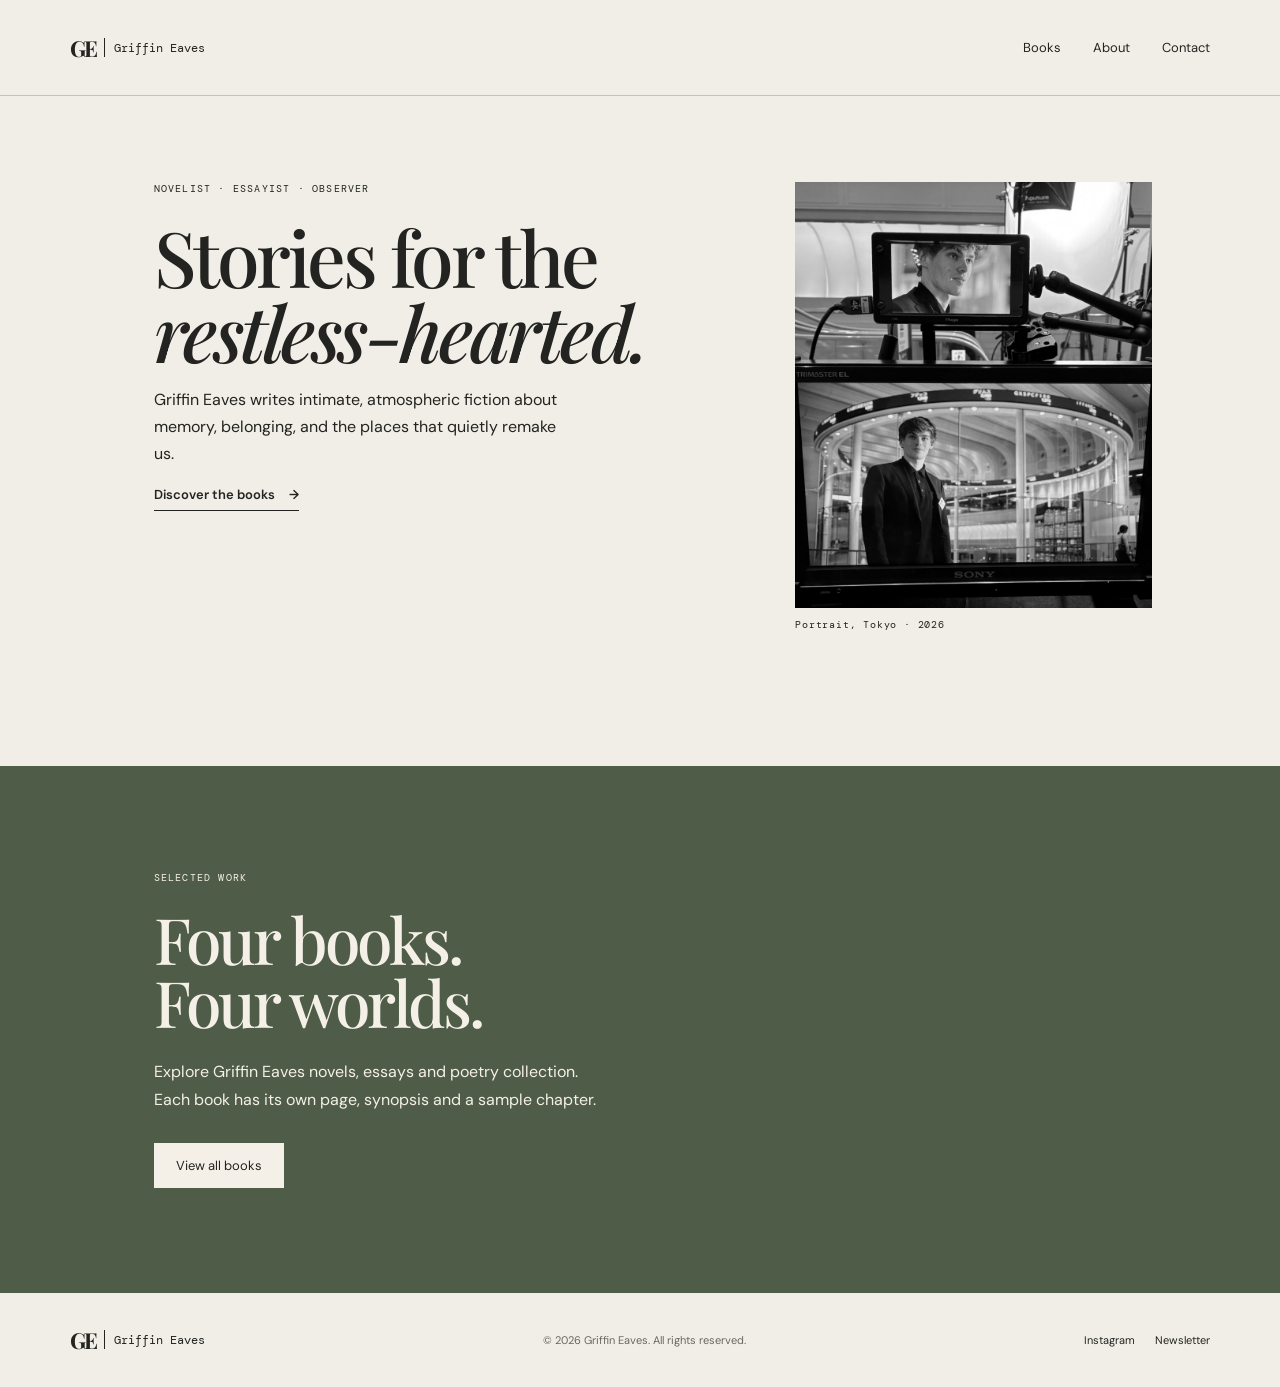
<file: index.html>
<!doctype html>
<html lang="en">
<head>
  <meta charset="UTF-8">
  <meta name="viewport" content="width=device-width, initial-scale=1.0">
  <title>Griffin Eaves — Writer</title>

  <link rel="preconnect" href="https://fonts.googleapis.com">
  <link rel="preconnect" href="https://fonts.gstatic.com" crossorigin>
  <link href="https://fonts.googleapis.com/css2?family=DM+Mono:wght@400;500&family=DM+Sans:wght@400;500;600&family=Playfair+Display:ital,wght@0,500;0,600;0,700;1,500&display=swap" rel="stylesheet">

  <link rel="stylesheet" href="styles.css">
</head>

<body>
  <header class="site-header">
    <a class="logo" href="index.html">
      <span>GE</span>
      <i></i>
      <em>Griffin Eaves</em>
    </a>

    <nav>
      <a href="books.html">Books</a>
      <a href="about.html">About</a>
      <a href="contact.html">Contact</a>
    </nav>
  </header>

  <main>
    <section class="hero">
      <div class="hero-copy">
        <p class="eyebrow">NOVELIST · ESSAYIST · OBSERVER</p>

        <h1>
          Stories for the<br>
          <i>restless-hearted.</i>
        </h1>

        <p class="intro">
          Griffin Eaves writes intimate, atmospheric fiction about memory,
          belonging, and the places that quietly remake us.
        </p>

        <a class="text-link" href="books.html">
          Discover the books <span>→</span>
        </a>
      </div>

      <div class="hero-image-wrap">
        <div class="hero-image"></div>
        <p class="image-caption">Portrait, Tokyo · 2026</p>
      </div>
    </section>

    <section class="home-books">
      <p class="eyebrow">SELECTED WORK</p>

      <h2>Four books.<br>Four worlds.</h2>

      <p>
        Explore Griffin Eaves novels, essays and poetry collection.
        Each book has its own page, synopsis and a sample chapter.
      </p>

      <a class="button" href="books.html">View all books</a>
    </section>
  </main>

  <footer>
    <a class="logo" href="index.html">
      <span>GE</span>
      <i></i>
      <em>Griffin Eaves</em>
    </a>

    <p>© 2026 Griffin Eaves. All rights reserved.</p>

    <div>
      <a href="contact.html">Instagram</a>
      <a href="contact.html">Newsletter</a>
    </div>
  </footer>
</body>
</html>
</file>
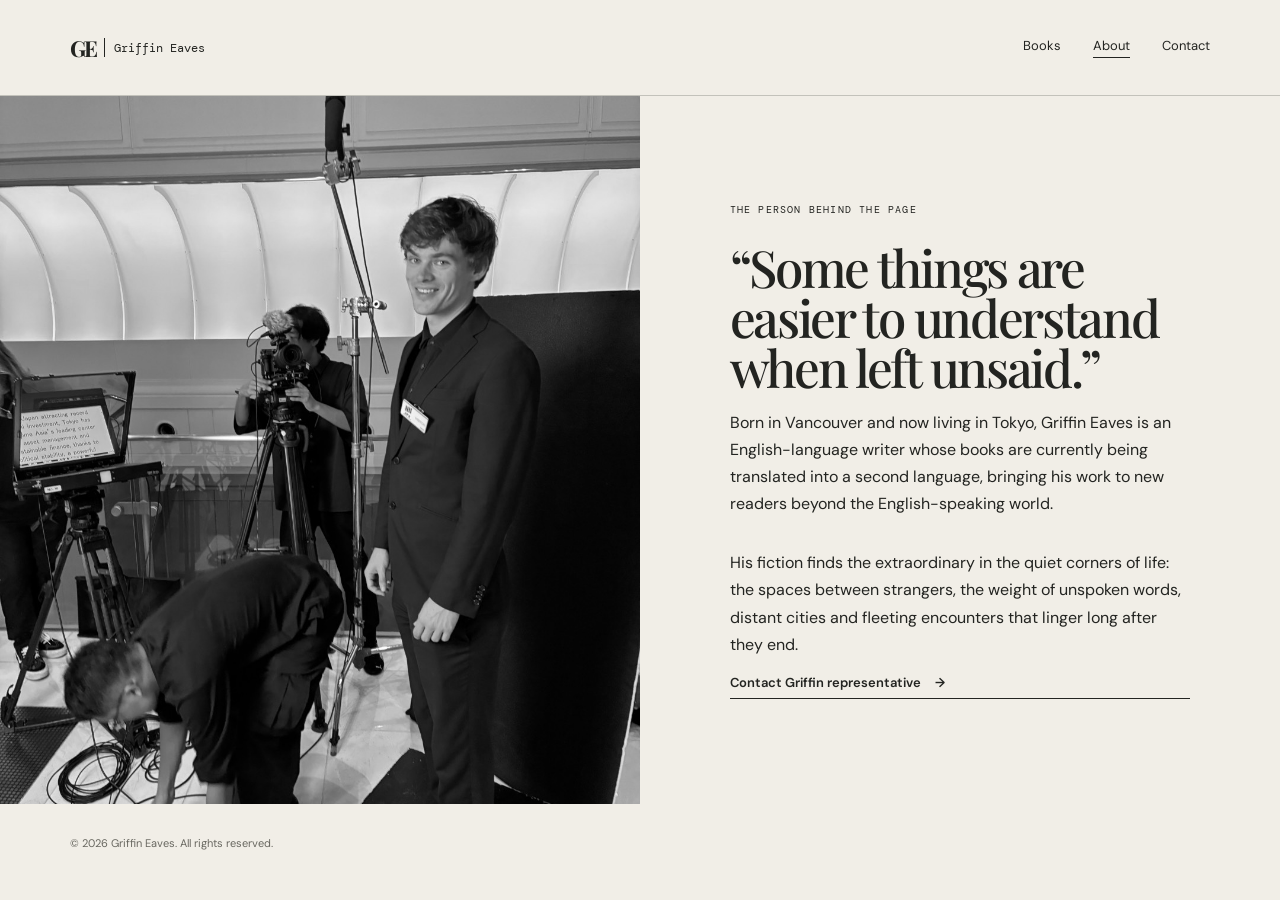
<file: about.html>
<!doctype html>
<html lang="en">
<head>
  <meta charset="UTF-8">
  <meta name="viewport" content="width=device-width, initial-scale=1.0">
  <title>About — Griffin Eaves</title>

  <link rel="preconnect" href="https://fonts.googleapis.com">
  <link rel="preconnect" href="https://fonts.gstatic.com" crossorigin>
  <link href="https://fonts.googleapis.com/css2?family=DM+Mono:wght@400;500&family=DM+Sans:wght@400;500;600&family=Playfair+Display:ital,wght@0,500;0,600;0,700;1,500&display=swap" rel="stylesheet">

  <link rel="stylesheet" href="styles.css">
</head>

<body>
  <header class="site-header">
    <a class="logo" href="index.html">
      <span>GE</span>
      <i></i>
      <em>Griffin Eaves</em>
    </a>

    <nav>
      <a href="books.html">Books</a>
      <a class="active" href="about.html">About</a>
      <a href="contact.html">Contact</a>
    </nav>
  </header>

  <main>
    <section class="about">
      <div class="about-photo"></div>

      <div class="about-copy">
        <p class="eyebrow">THE PERSON BEHIND THE PAGE</p>

        <h1>
          “Some things are easier to understand when left unsaid.”
        </h1>

        <p>
          Born in Vancouver and now living in Tokyo, Griffin Eaves is an English-language writer whose books are currently being translated into a second language, bringing his work to new readers beyond the English-speaking world.
        </p>

        <p>
          His fiction finds the extraordinary in the quiet corners of life: the spaces between strangers, the weight of unspoken words, distant cities and fleeting encounters that linger long after they end.
        </p>

        <a class="text-link" href="contact.html">
          Contact Griffin representative <span>→</span>
        </a>
      </div>
    </section>
  </main>

  <footer>
    <p>© 2026 Griffin Eaves. All rights reserved.</p>
  </footer>
</body>
</html>
</file>
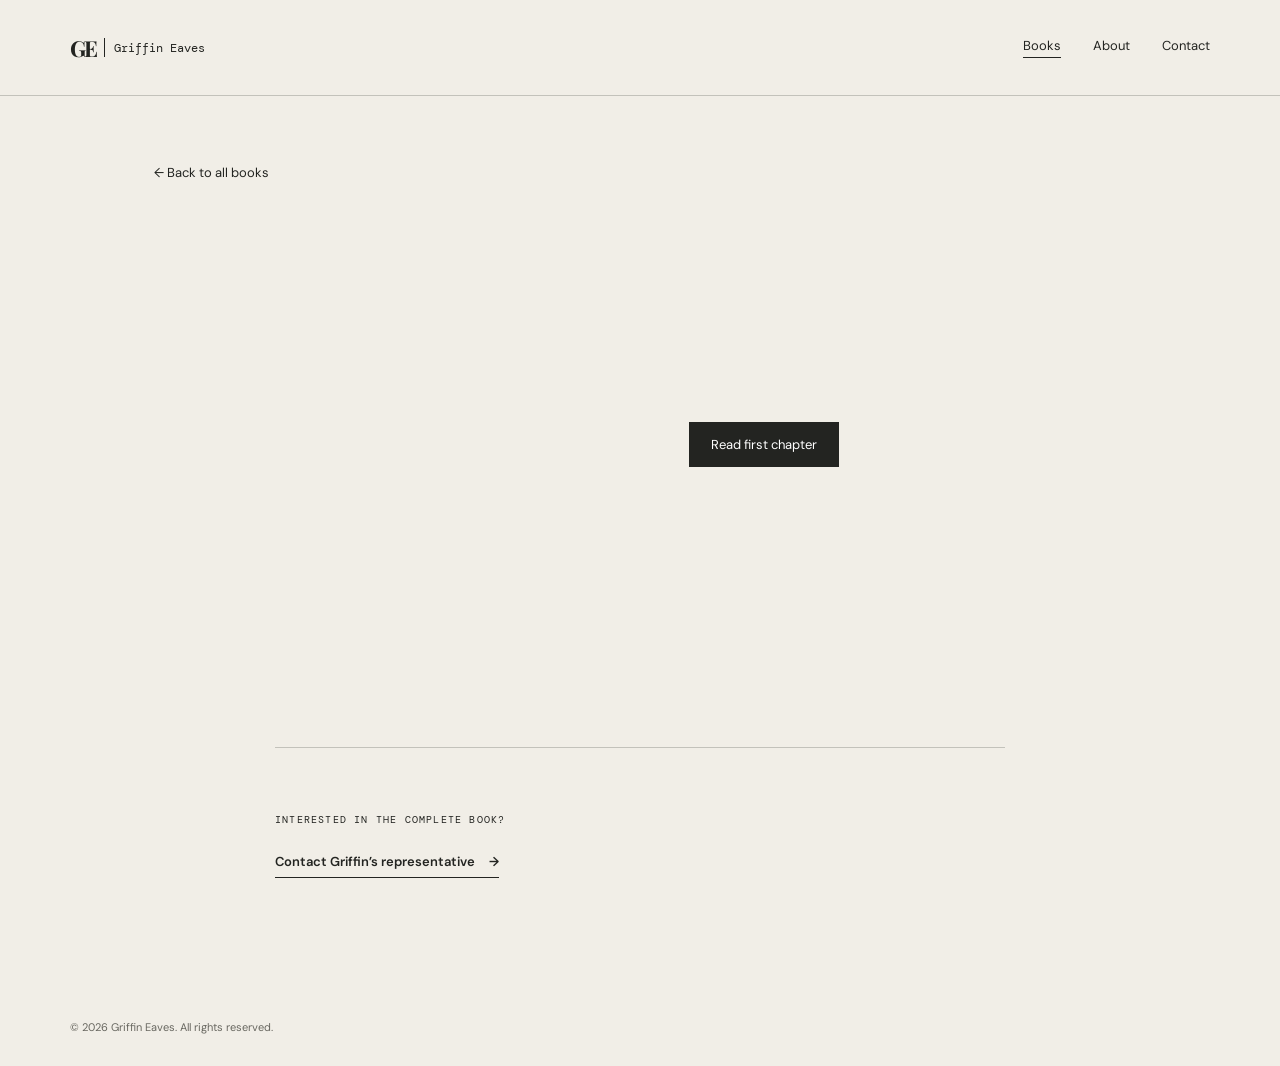
<file: book.html>
<!doctype html>
<html lang="en">
<head>
  <meta charset="UTF-8">
  <meta name="viewport" content="width=device-width, initial-scale=1.0">

  <title>Book — Griffin Eaves</title>

  <link rel="preconnect" href="https://fonts.googleapis.com">
  <link rel="preconnect" href="https://fonts.gstatic.com" crossorigin>
  <link href="https://fonts.googleapis.com/css2?family=DM+Mono:wght@400;500&family=DM+Sans:wght@400;500;600&family=Playfair+Display:ital,wght@0,500;0,600;0,700;1,500&display=swap" rel="stylesheet">

  <link rel="stylesheet" href="styles.css">
</head>

<body>
  <header class="site-header">
    <a class="logo" href="index.html">
      <span>GE</span>
      <i></i>
      <em>Griffin Eaves</em>
    </a>

    <nav>
      <a class="active" href="books.html">Books</a>
      <a href="about.html">About</a>
      <a href="contact.html">Contact</a>
    </nav>
  </header>

  <main class="book-page">
    <a class="back-link" href="books.html">← Back to all books</a>

    <section class="book-detail">
      <div id="book-cover" class="cover"></div>

      <div class="book-info">
        <p id="book-type" class="eyebrow"></p>

        <h1 id="book-title"></h1>

        <p id="book-year" class="book-year"></p>

        <p id="book-description" class="book-description"></p>

        <a id="read-chapter" class="button" href="#">
          Read first chapter
        </a>
      </div>
    </section>

    <section class="request-book">
      <p class="eyebrow">INTERESTED IN THE COMPLETE BOOK?</p>

      <a class="text-link" href="contact.html">
        Contact Griffin’s representative <span>→</span>
      </a>
    </section>
  </main>

  <footer>
    <p>© 2026 Griffin Eaves. All rights reserved.</p>
  </footer>

  <script src="script.js"></script>
</body>
</html>
</file>
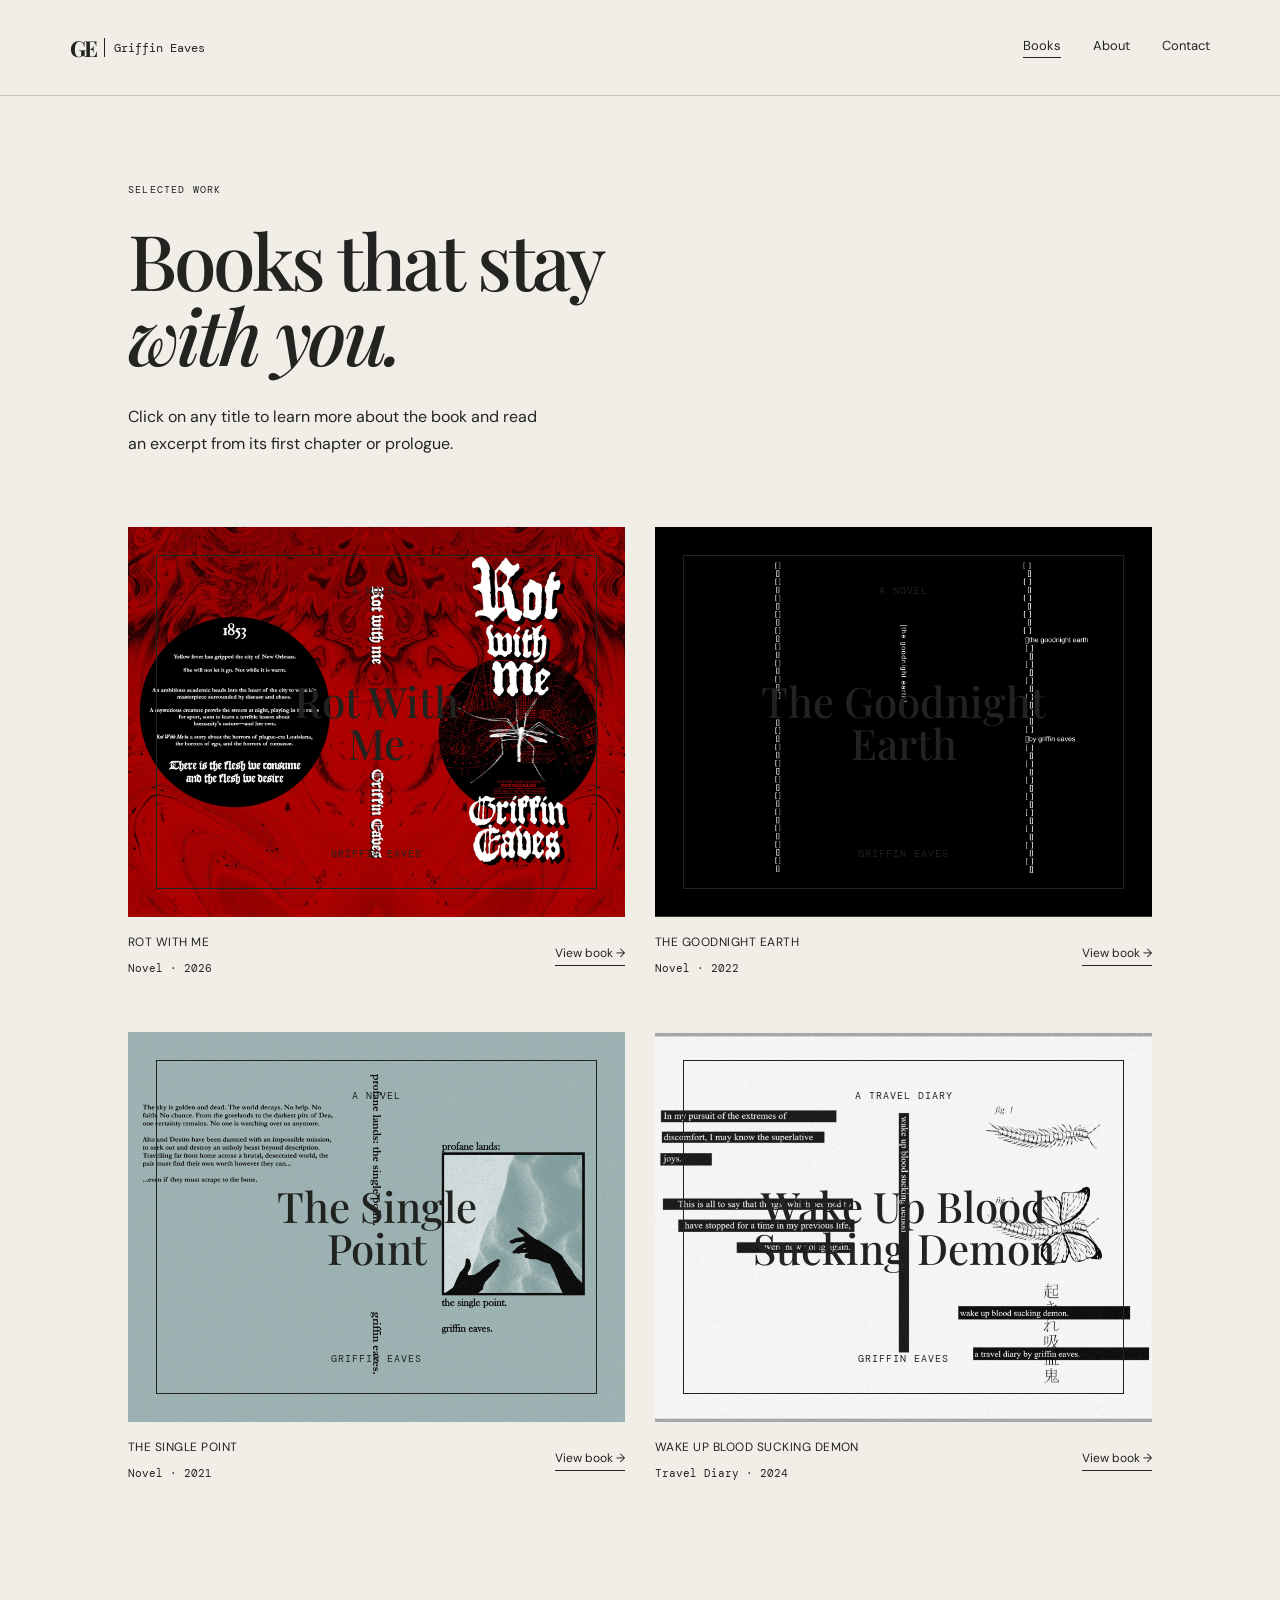
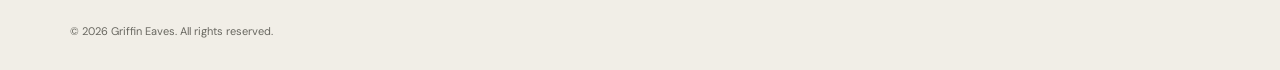
<file: books.html>
<!doctype html>
<html lang="en">
<head>
  <meta charset="UTF-8">
  <meta name="viewport" content="width=device-width, initial-scale=1.0">
  <title>Books — Griffin Eaves</title>

  <link rel="preconnect" href="https://fonts.googleapis.com">
  <link rel="preconnect" href="https://fonts.gstatic.com" crossorigin>
  <link href="https://fonts.googleapis.com/css2?family=DM+Mono:wght@400;500&family=DM+Sans:wght@400;500;600&family=Playfair+Display:ital,wght@0,500;0,600;0,700;1,500&display=swap" rel="stylesheet">

  <link rel="stylesheet" href="styles.css">
</head>

<body>
  <header class="site-header">
    <a class="logo" href="index.html">
      <span>GE</span>
      <i></i>
      <em>Griffin Eaves</em>
    </a>

    <nav>
      <a class="active" href="books.html">Books</a>
      <a href="about.html">About</a>
      <a href="contact.html">Contact</a>
    </nav>
  </header>

  <main class="page">
    <section class="page-heading">
      <p class="eyebrow">SELECTED WORK</p>
      <h1>Books that stay<br><i>with you.</i></h1>

      <p>
        Click on any title to learn more about the book and read an
        excerpt from its first chapter or prologue.
      </p>
    </section>

    <section class="book-grid">
      <article class="book">
        <div class="cover cover-one">
          <div>
            <small>A NOVEL</small>
            <b>Rot With<br>Me</b>
            <span>GRIFFIN EAVES</span>
          </div>
        </div>

        <div class="book-meta">
          <div>
            <p>ROT WITH ME</p>
            <small>Novel · 2026</small>
          </div>
          <a href="book.html?book=shape">View book →</a>
        </div>
      </article>

      <article class="book">
        <div class="cover cover-two">
          <div>
            <small>A NOVEL</small>
            <b>The Goodnight<br>Earth</b>
            <span>GRIFFIN EAVES</span>
          </div>
        </div>

        <div class="book-meta">
          <div>
            <p>THE GOODNIGHT EARTH</p>
            <small>Novel · 2022</small>
          </div>
          <a href="book.html?book=north">View book →</a>
        </div>
      </article>

      <article class="book">
        <div class="cover cover-three">
          <div>
            <small>A NOVEL</small>
            <b>The Single<br>Point</b>
            <span>GRIFFIN EAVES</span>
          </div>
        </div>

        <div class="book-meta">
          <div>
            <p>THE SINGLE POINT</p>
            <small>Novel · 2021</small>
          </div>
          <a href="book.html?book=sea">View book →</a>
        </div>
      </article>

      <article class="book">
        <div class="cover cover-four">
          <div>
            <small>A TRAVEL DIARY</small>
            <b>Wake Up Blood<br>Sucking Demon</b>
            <span>GRIFFIN EAVES</span>
          </div>
        </div>

        <div class="book-meta">
          <div>
            <p>WAKE UP BLOOD SUCKING DEMON</p>
            <small>Travel Diary · 2024</small>
          </div>
          <a href="book.html?book=light">View book →</a>
        </div>
      </article>
    </section>
  </main>

  <footer>
    <p>© 2026 Griffin Eaves. All rights reserved.</p>
  </footer>
</body>
</html>
</file>
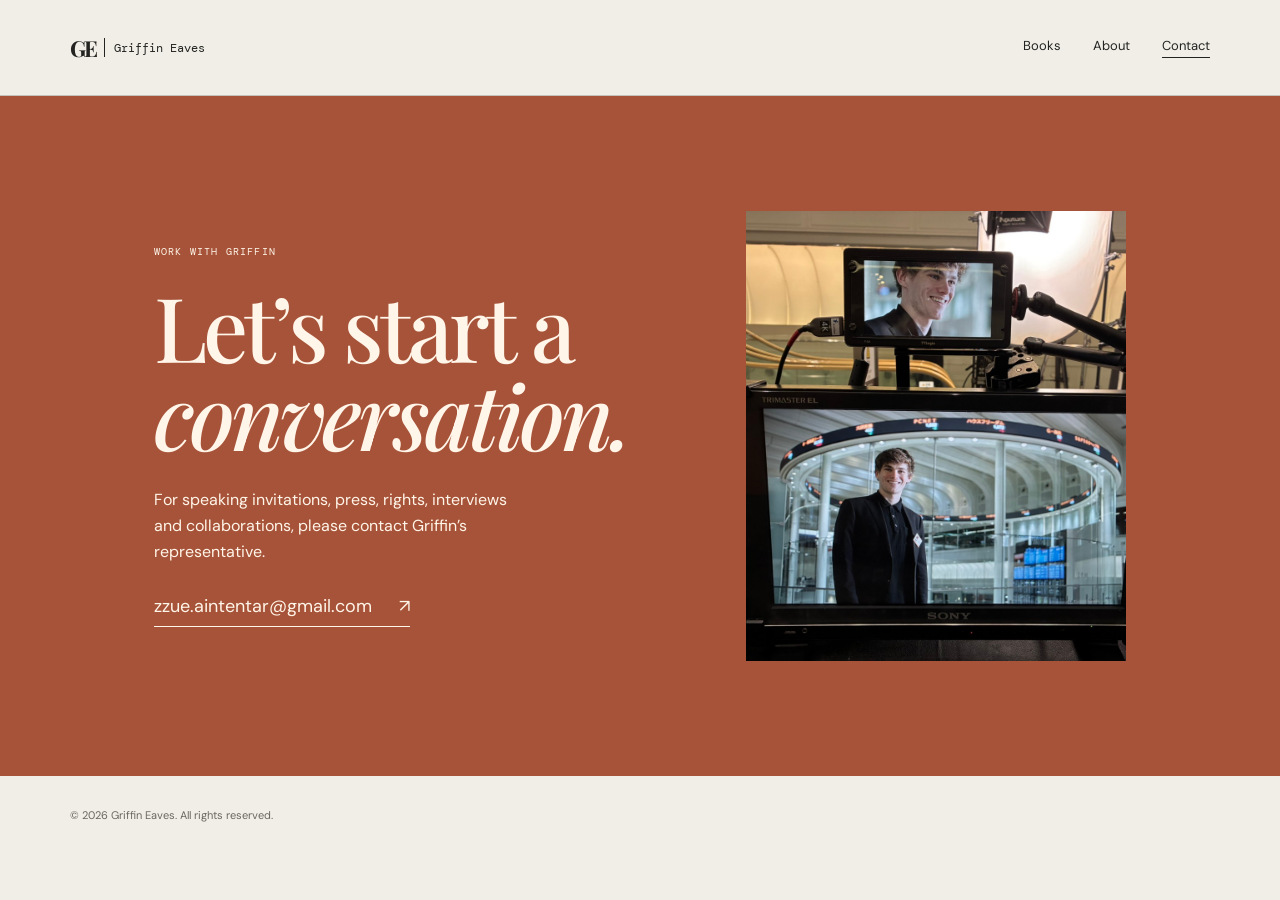
<file: contact.html>
<!doctype html>
<html lang="en">
<head>
  <meta charset="UTF-8">
  <meta name="viewport" content="width=device-width, initial-scale=1.0">
  <title>Contact — Griffin Eaves</title>

  <link rel="preconnect" href="https://fonts.googleapis.com">
  <link rel="preconnect" href="https://fonts.gstatic.com" crossorigin>
  <link href="https://fonts.googleapis.com/css2?family=DM+Mono:wght@400;500&family=DM+Sans:wght@400;500;600&family=Playfair+Display:ital,wght@0,500;0,600;0,700;1,500&display=swap" rel="stylesheet">

  <link rel="stylesheet" href="styles.css">
</head>

<body>
  <header class="site-header">
    <a class="logo" href="index.html">
      <span>GE</span>
      <i></i>
      <em>Griffin Eaves</em>
    </a>

    <nav>
      <a href="books.html">Books</a>
      <a href="about.html">About</a>
      <a class="active" href="contact.html">Contact</a>
    </nav>
  </header>

  <main>
    <section class="contact">
  <div class="contact-content">
    <p class="eyebrow">WORK WITH GRIFFIN</p>

    <h1>
      Let’s start a<br>
      <i>conversation.</i>
    </h1>

    <p>
      For speaking invitations, press, rights, interviews and
      collaborations, please contact Griffin’s representative.
    </p>

    <a
      class="contact-email"
      href="https://mail.google.com/mail/?view=cm&fs=1&to=zzue.aintentar@gmail.com&su=Contact%20request%20for%20Griffin%20Eaves"
      target="_blank"
      rel="noopener noreferrer"
    >
      zzue.aintentar@gmail.com <span>↗</span>
    </a>
  </div>

  <div class="contact-photo"></div>
</section>
  </main>

  <footer>
    <p>© 2026 Griffin Eaves. All rights reserved.</p>
  </footer>
</body>
</html>
</file>
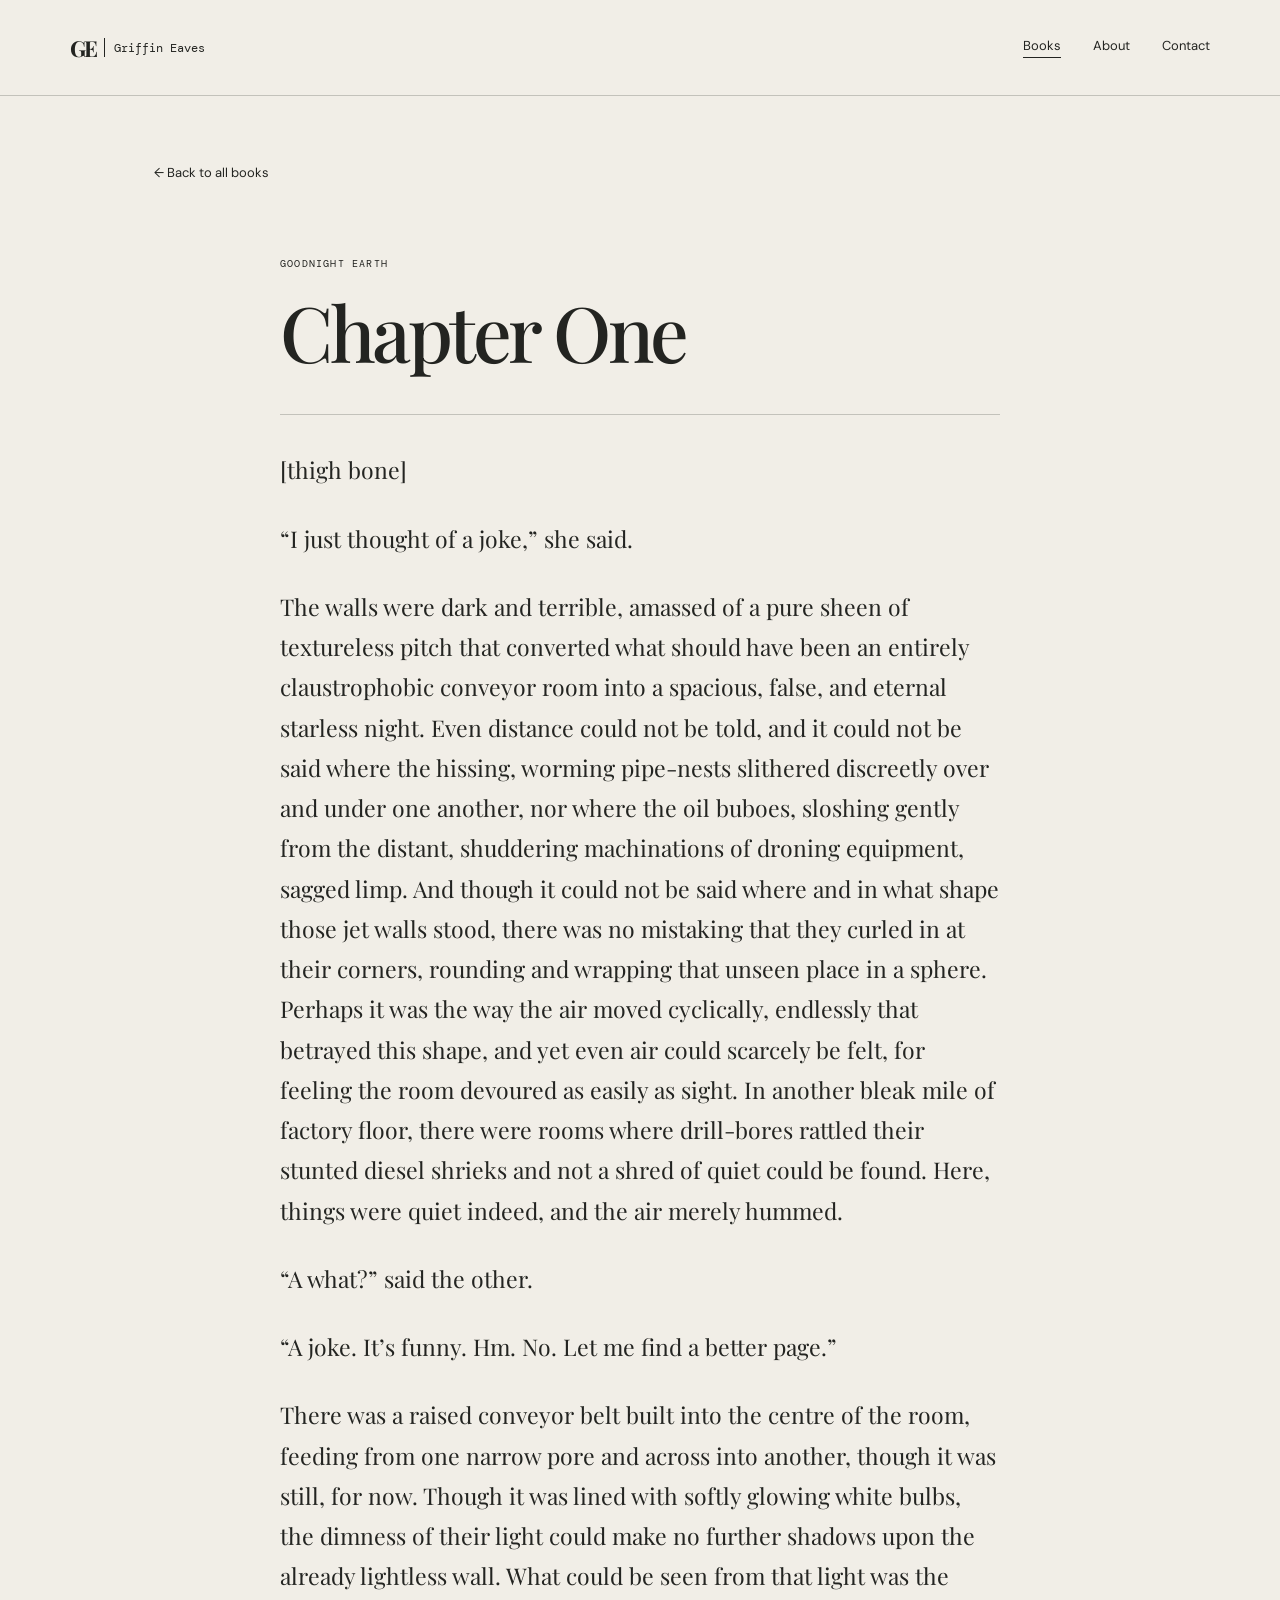
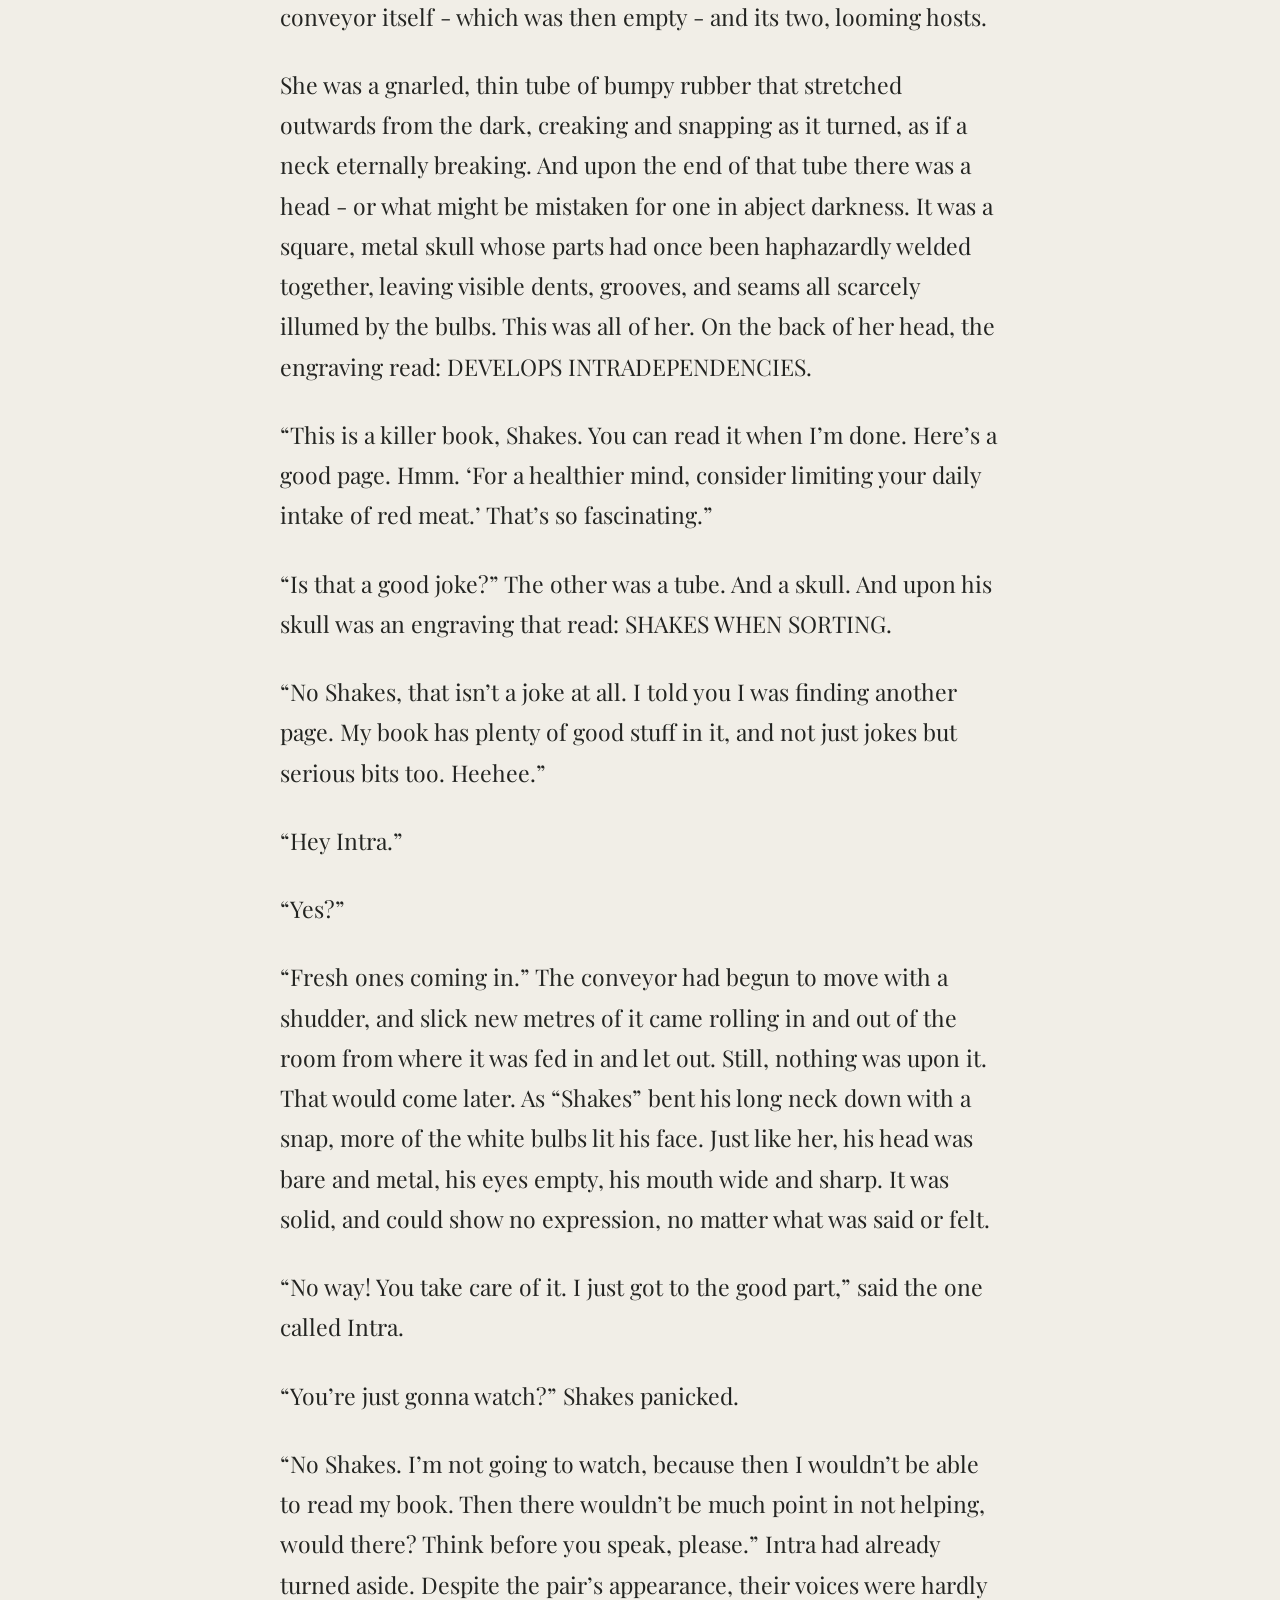
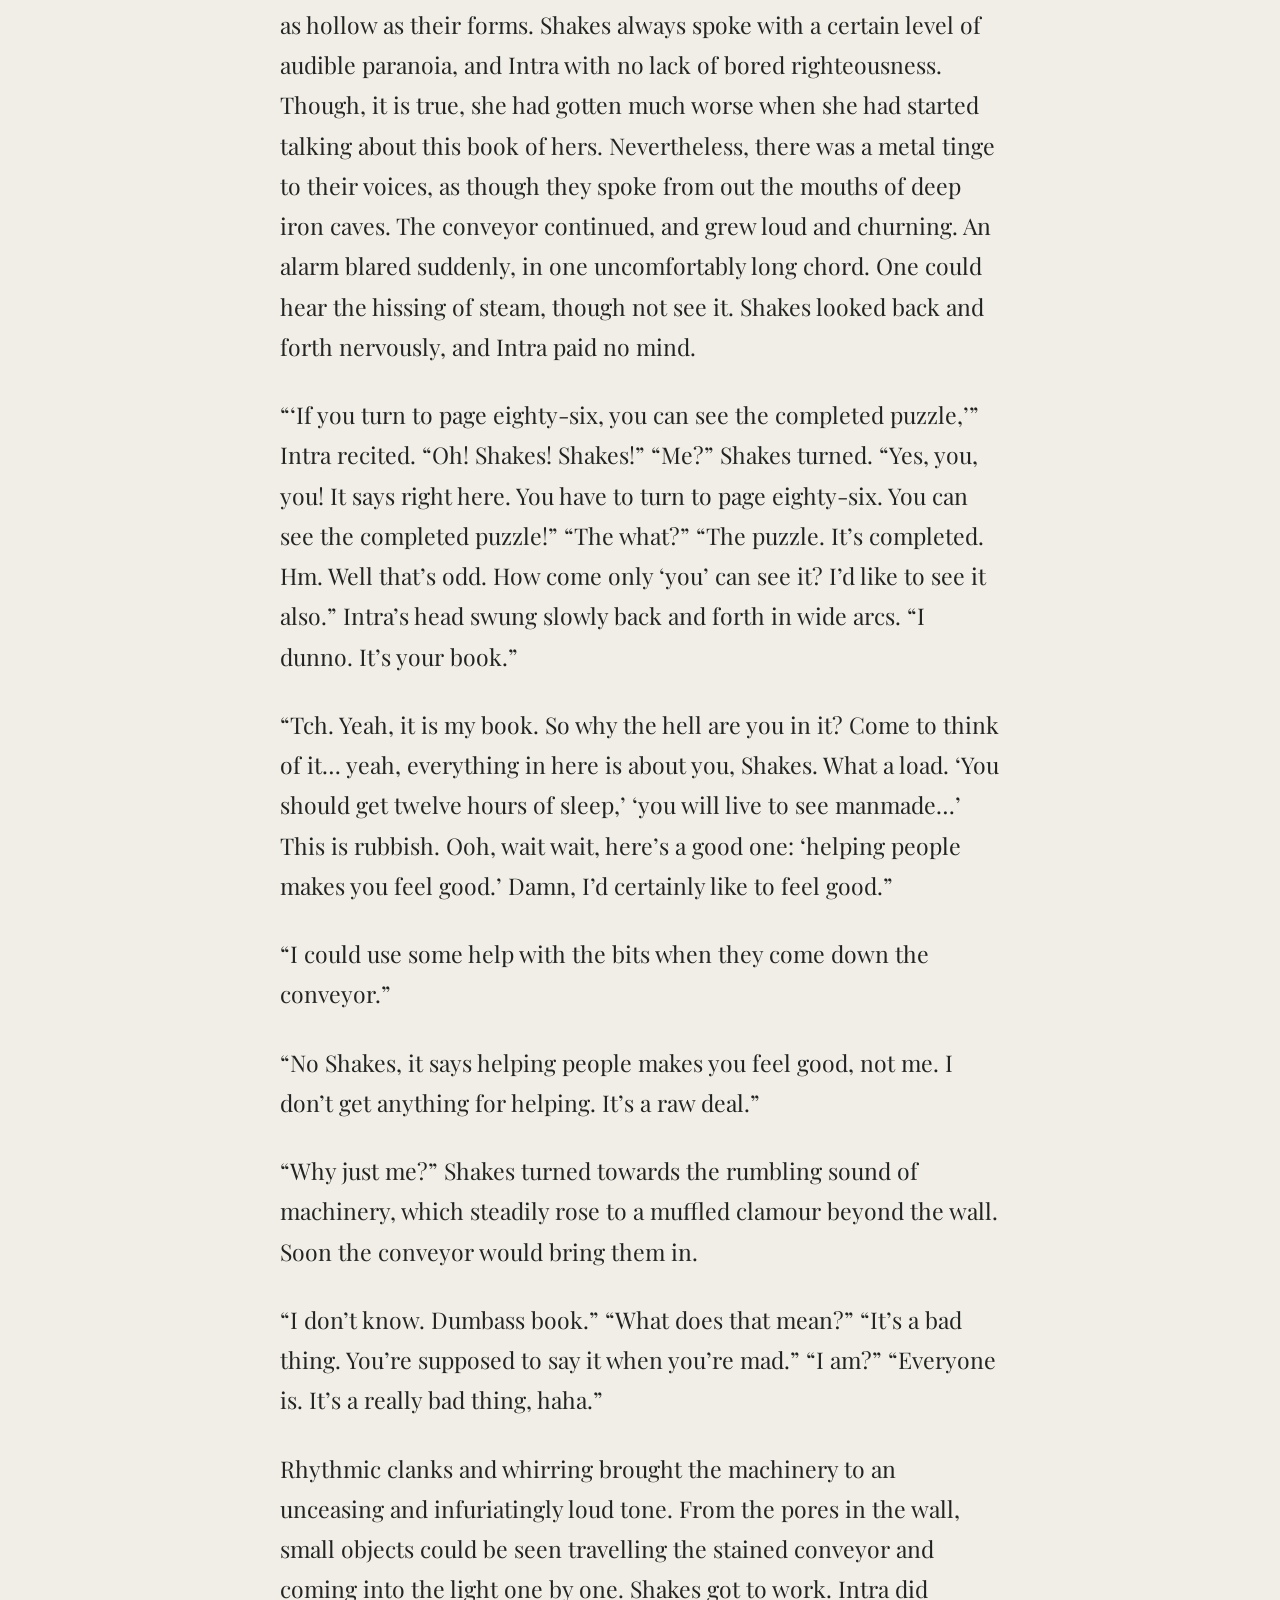
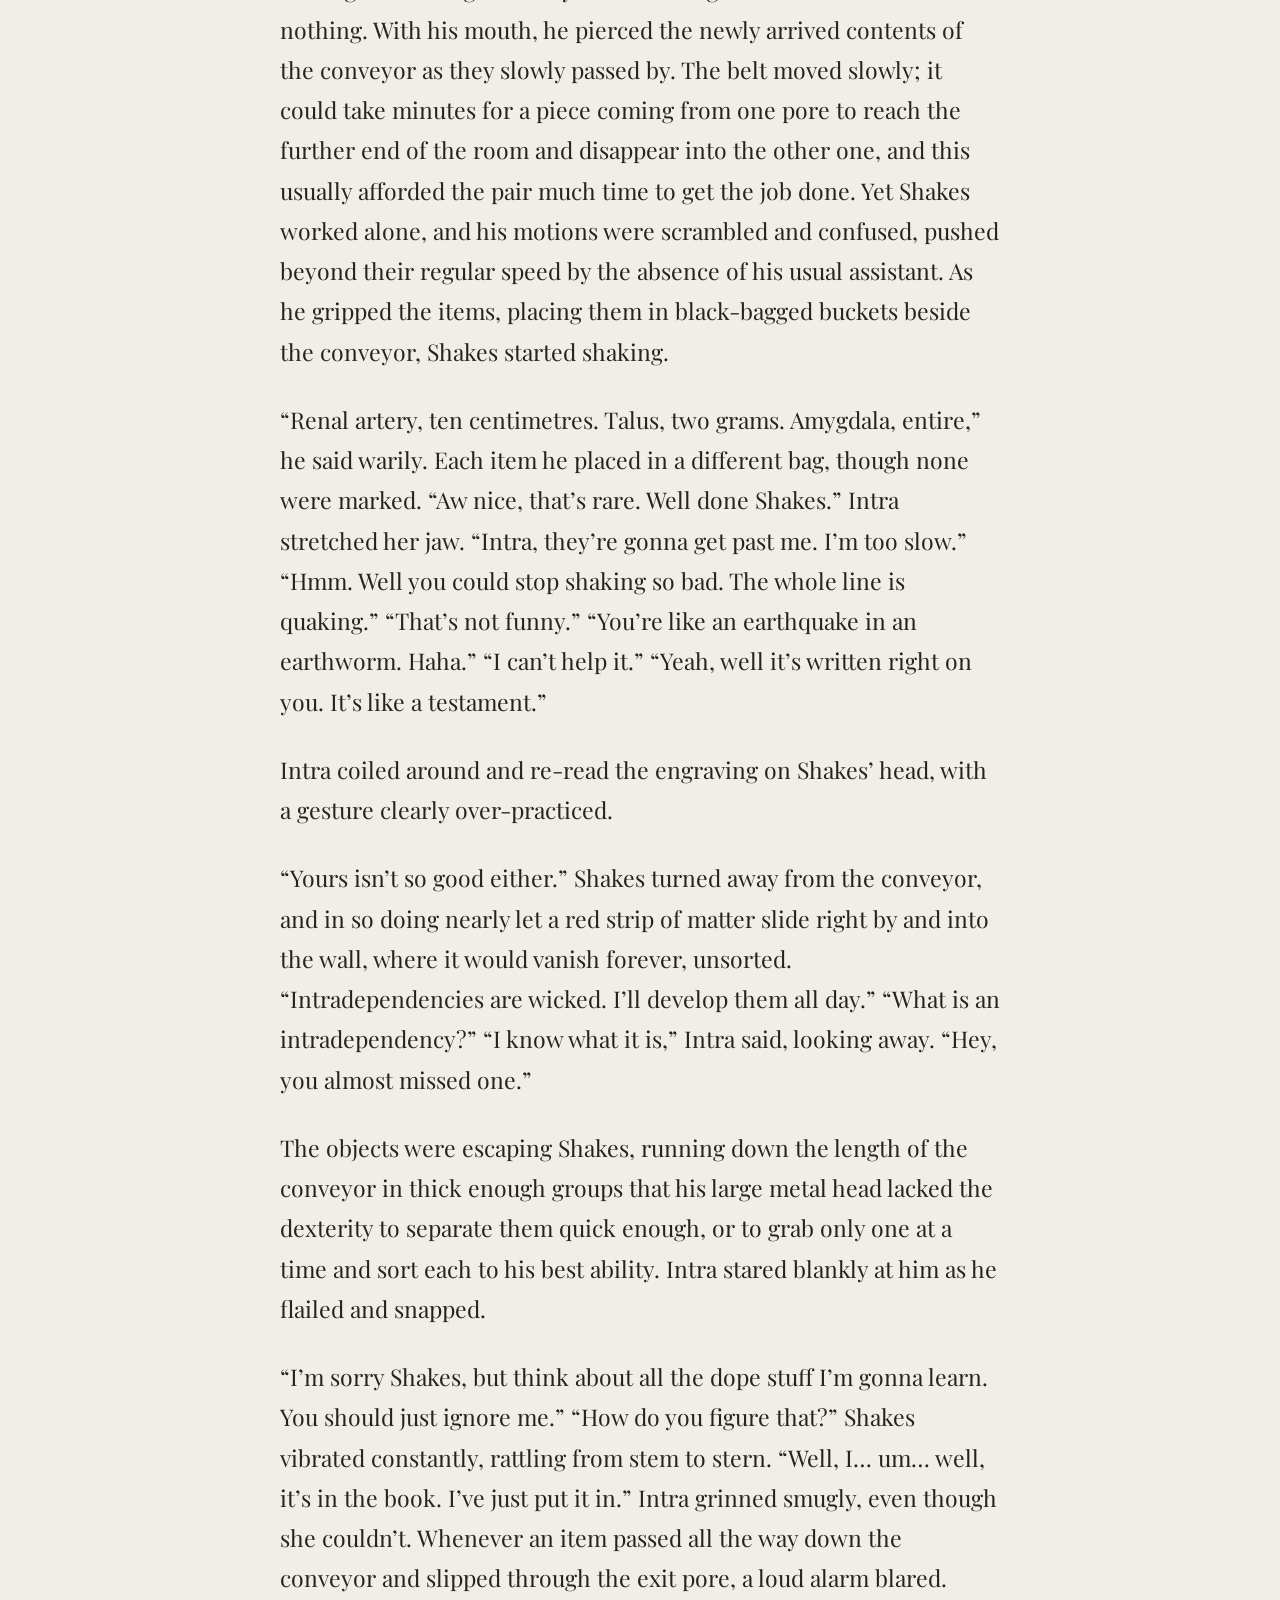
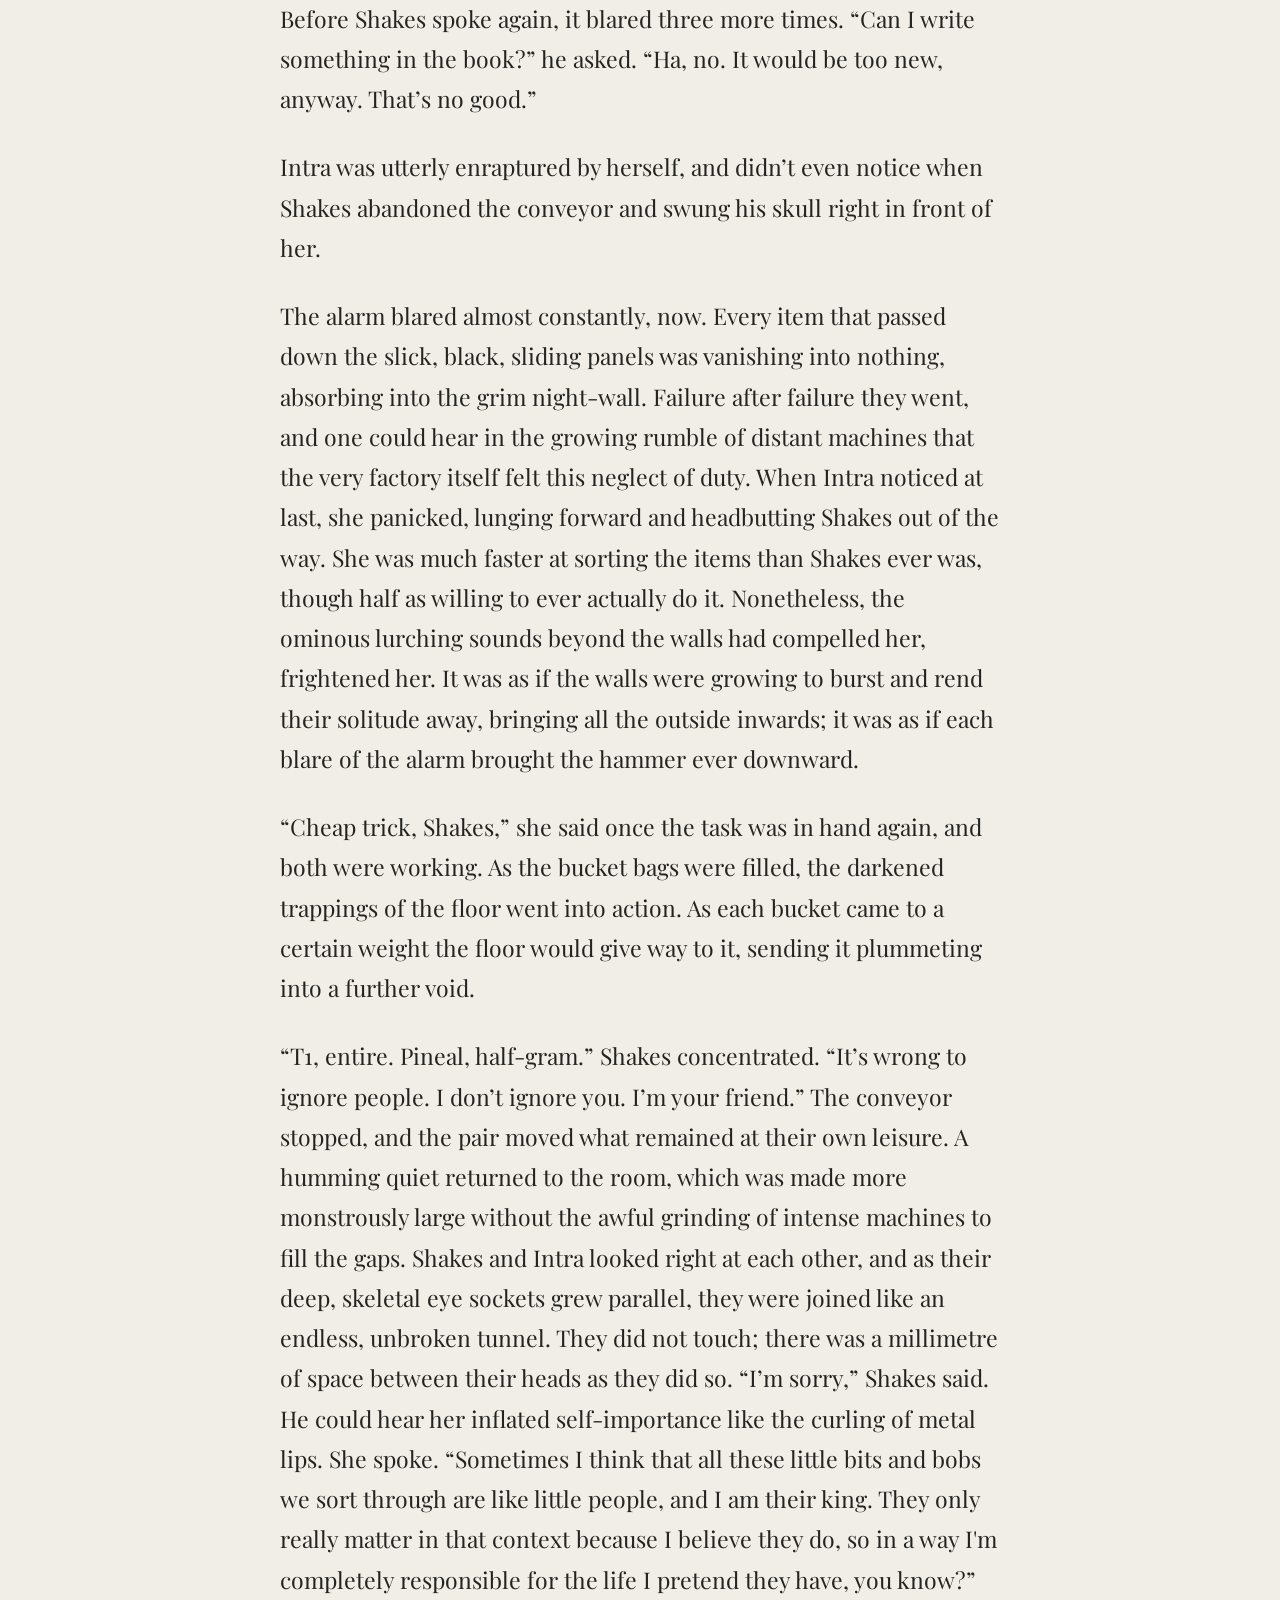
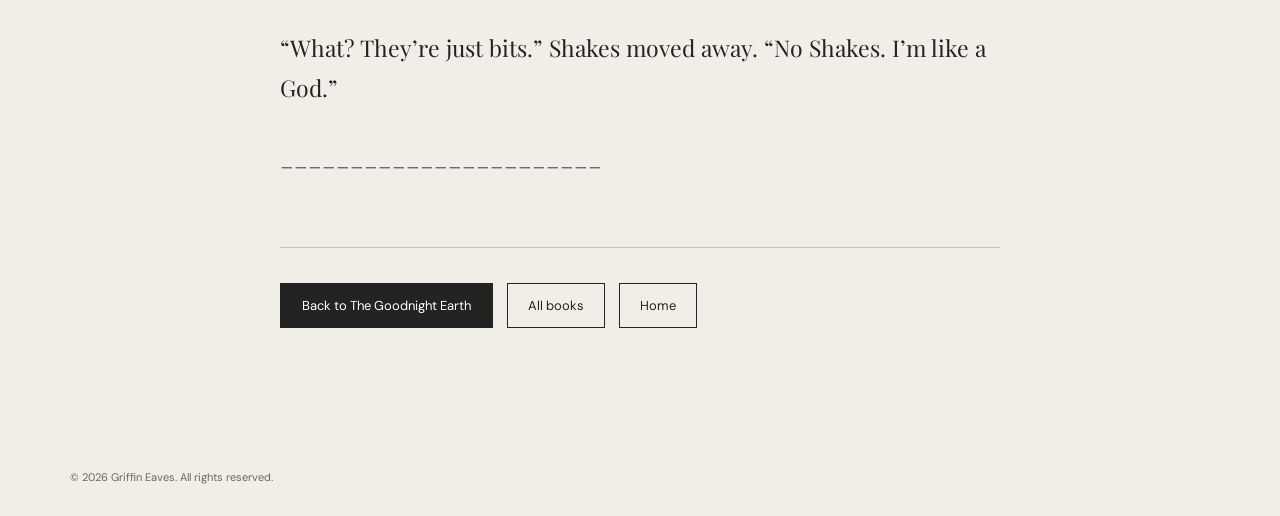
<file: chapters/goodnight-earth.html>
<!doctype html>
<html lang="en">
<head>
  <meta charset="UTF-8">
  <meta name="viewport" content="width=device-width, initial-scale=1.0">

  <title>Goodnight Earth — Griffin Eaves</title>

  <link rel="preconnect" href="https://fonts.googleapis.com">
  <link rel="preconnect" href="https://fonts.gstatic.com" crossorigin>
  <link href="https://fonts.googleapis.com/css2?family=DM+Mono:wght@400;500&family=DM+Sans:wght@400;500;600&family=Playfair+Display:ital,wght@0,500;0,600;0,700;1,500&display=swap" rel="stylesheet">

  <link rel="stylesheet" href="../styles.css">
</head>

<body>
  <header class="site-header">
    <a class="logo" href="../index.html">
      <span>GE</span>
      <i></i>
      <em>Griffin Eaves</em>
    </a>

    <nav>
      <a class="active" href="../books.html">Books</a>
      <a href="../about.html">About</a>
      <a href="../contact.html">Contact</a>
    </nav>
  </header>

  <main class="chapter-page">
    <a class="back-link" href="../books.html">← Back to all books</a>

    <article class="chapter-reading">
      <p class="eyebrow">GOODNIGHT EARTH</p>

      <h1>Chapter One</h1>

      <div class="chapter-text">
        <p>[thigh bone]</p>

        <p>“I just thought of a joke,” she said.</p>
        <p>The walls were dark and terrible, amassed of a pure sheen of textureless pitch that converted what should have been an entirely claustrophobic conveyor room into a spacious, false, and eternal starless night. Even distance could not be told, and it could not be said where the hissing, worming pipe-nests slithered discreetly over and under one another, nor where the oil buboes, sloshing gently from the distant, shuddering machinations of droning equipment, sagged limp. And though it could not be said where and in what shape those jet walls stood, there was no mistaking that they curled in at their corners, rounding and wrapping that unseen place in a sphere. Perhaps it was the way the air moved cyclically, endlessly that betrayed this shape, and yet even air could scarcely be felt, for feeling the room devoured as easily as sight. In another bleak mile of factory floor, there were rooms where drill-bores rattled their stunted diesel shrieks and not a shred of quiet could be found. Here, things were quiet indeed, and the air merely hummed.</p>
        <p>“A what?” said the other.</p>
        <p>“A joke. It’s funny. Hm. No. Let me find a better page.” </p>
        <p>There was a raised conveyor belt built into the centre of the room, feeding from one narrow pore and across into another, though it was still, for now. Though it was lined with softly glowing white bulbs, the dimness of their light could make no further shadows upon the already lightless wall. What could be seen from that light was the conveyor itself - which was then empty - and its two, looming hosts.</p>
        <p>She was a gnarled, thin tube of bumpy rubber that stretched outwards from the dark, creaking and snapping as it turned, as if a neck eternally breaking. And upon the end of that tube there was a head - or what might be mistaken for one in abject darkness. It was a square, metal skull whose parts had once been haphazardly welded together, leaving visible dents, grooves, and seams all scarcely illumed by the bulbs. This was all of her. On the back of her head, the engraving read: DEVELOPS INTRADEPENDENCIES.
</p>
<p>“This is a killer book, Shakes. You can read it when I’m done. Here’s a good page. Hmm. ‘For a healthier mind, consider limiting your daily intake of red meat.’ That’s so fascinating.”
</p>
<p>“Is that a good joke?” The other was a tube. And a skull. And upon his skull was an engraving that read: SHAKES WHEN SORTING. 
</p>
<p>“No Shakes, that isn’t a joke at all. I told you I was finding another page. My book has plenty of good stuff in it, and not just jokes but serious bits too. Heehee.”
</p>
<p>“Hey Intra.”
</p>
<p>“Yes?”</p>
<p>“Fresh ones coming in.” The conveyor had begun to move with a shudder, and slick new metres of it came rolling in and out of the room from where it was fed in and let out. Still, nothing was upon it. That would come later. As “Shakes” bent his long neck down with a snap, more of the white bulbs lit his face. Just like her, his head was bare and metal, his eyes empty, his mouth wide and sharp. It was solid, and could show no expression, no matter what was said or felt.</p>
<p>“No way! You take care of it. I just got to the good part,” said the one called Intra.</p>
<p>“You’re just gonna watch?” Shakes panicked.</p>
<p>“No Shakes. I’m not going to watch, because then I wouldn’t be able to read my book. Then there wouldn’t be much point in not helping, would there? Think before you speak, please.” Intra had already turned aside. Despite the pair’s appearance, their voices were hardly as hollow as their forms. Shakes always spoke with a certain level of audible paranoia, and Intra with no lack of bored righteousness. Though, it is true, she had gotten much worse when she had started talking about this book of hers. Nevertheless, there was a metal tinge to their voices, as though they spoke from out the mouths of deep iron caves.
	The conveyor continued, and grew loud and churning. An alarm blared suddenly, in one uncomfortably long chord. One could hear the hissing of steam, though not see it. Shakes looked back and forth nervously, and Intra paid no mind.
</p>
<p>“‘If you turn to page eighty-six, you can see the completed puzzle,’” Intra recited. “Oh! Shakes! Shakes!”
	“Me?” Shakes turned.
	“Yes, you, you! It says right here. You have to turn to page eighty-six. You can see the completed puzzle!”
	“The what?”
	“The puzzle. It’s completed. Hm. Well that’s odd. How come only ‘you’ can see it? I’d like to see it also.” Intra’s head swung slowly back and forth in wide arcs.
	“I dunno. It’s your book.”
</p>
<p>“Tch. Yeah, it is my book. So why the hell are you in it? Come to think of it… yeah, everything in here is about you, Shakes. What a load. ‘You should get twelve hours of sleep,’ ‘you will live to see manmade…’ This is rubbish. Ooh, wait wait, here’s a good one: ‘helping people makes you feel good.’ Damn, I’d certainly like to feel good.”
</p>
<p>“I could use some help with the bits when they come down the conveyor.”</p>
<p>“No Shakes, it says helping people makes you feel good, not me. I don’t get anything for helping. It’s a raw deal.”</p>
<p>“Why just me?” Shakes turned towards the rumbling sound of machinery, which steadily rose to a muffled clamour beyond the wall. Soon the conveyor would bring them in.</p>
<p>“I don’t know. Dumbass book.”
	“What does that mean?”
	“It’s a bad thing. You’re supposed to say it when you’re mad.”
	“I am?”
	“Everyone is. It’s a really bad thing, haha.”
</p>
<p>Rhythmic clanks and whirring brought the machinery to an unceasing and infuriatingly loud tone. From the pores in the wall, small objects could be seen travelling the stained conveyor and coming into the light one by one. Shakes got to work. Intra did nothing. With his mouth, he pierced the newly arrived contents of the conveyor as they slowly passed by. The belt moved slowly; it could take minutes for a piece coming from one pore to reach the further end of the room and disappear into the other one, and this usually afforded the pair much time to get the job done. Yet Shakes worked alone, and his motions were scrambled and confused, pushed beyond their regular speed by the absence of his usual assistant. As he gripped the items, placing them in black-bagged buckets beside the conveyor, Shakes started shaking.</p>
<p>“Renal artery, ten centimetres. Talus, two grams. Amygdala, entire,” he said warily. Each item he placed in a different bag, though none were marked.
“Aw nice, that’s rare. Well done Shakes.” Intra stretched her jaw.
“Intra, they’re gonna get past me. I’m too slow.”
“Hmm. Well you could stop shaking so bad. The whole line is
quaking.”
“That’s not funny.”
“You’re like an earthquake in an earthworm. Haha.”
“I can’t help it.”
“Yeah, well it’s written right on you. It’s like a testament.”
</p>
<p>Intra
coiled around and re-read the engraving on Shakes’ head, with a gesture clearly over-practiced.</p>
<p>“Yours isn’t so good either.” Shakes turned away from the conveyor, and in so doing nearly let a red strip of matter slide right by and into the wall, where it would vanish forever, unsorted.
	“Intradependencies are wicked. I’ll develop them all day.”
	“What is an intradependency?”
	“I know what it is,” Intra said, looking away. “Hey, you almost missed one.”
</p>
<p>The objects were escaping Shakes, running down the length of the conveyor in thick enough groups that his large metal head lacked the dexterity to separate them quick enough, or to grab only one at a time and sort each to his best ability. Intra stared blankly at him as he flailed and snapped.</p>
<p>“I’m sorry Shakes, but think about all the dope stuff I’m gonna learn. You should just ignore me.”
	“How do you figure that?” Shakes vibrated constantly, rattling from stem to stern.
	“Well, I… um… well, it’s in the book. I’ve just put it in.” Intra grinned smugly, even though she couldn’t. Whenever an item passed all the way down the conveyor and slipped through the exit pore, a loud alarm blared. Before Shakes spoke again, it blared three more times.
	“Can I write something in the book?” he asked.
	“Ha, no. It would be too new, anyway. That’s no good.”
</p>
<p>Intra was utterly enraptured by herself, and didn’t even notice when Shakes abandoned the conveyor and swung his skull right in front of her.</p>
<p>The alarm blared almost constantly, now. Every item that passed down the slick, black, sliding panels was vanishing into nothing, absorbing into the grim night-wall. Failure after failure they went, and one could hear in the growing rumble of distant machines that the very factory itself felt this neglect of duty. When Intra noticed at last, she panicked, lunging forward and headbutting Shakes out of the way. She was much faster at sorting the items than Shakes ever was, though half as willing to ever actually do it. Nonetheless, the ominous lurching sounds beyond the walls had compelled her, frightened her. It was as if the walls were growing to burst and rend their solitude away, bringing all the outside inwards; it was as if each blare of the alarm brought the hammer ever downward.</p>
<p>“Cheap trick, Shakes,” she said once the task was in hand again, and both were working. As the bucket bags were filled, the darkened trappings of the floor went into action. As each bucket came to a certain weight the floor would give way to it, sending it plummeting into a further void.</p>
<p>“T1, entire. Pineal, half-gram.” Shakes concentrated.
	“It’s wrong to ignore people. I don’t ignore you. I’m your friend.” The conveyor stopped, and the pair moved what remained at their own leisure. A humming quiet returned to the room, which was made more monstrously large without the awful grinding of intense machines to fill the gaps. Shakes and Intra looked right at each other, and as their deep, skeletal eye sockets grew parallel, they were joined like an endless, unbroken tunnel. They did not touch; there was a millimetre of space between their heads as they did so.
	“I’m sorry,” Shakes said. He could hear her inflated self-importance like the curling of metal lips. She spoke.
	“Sometimes I think that all these little bits and bobs we sort through are like little people, and I am their king. They only really matter in that context because I believe they do, so in a way I'm completely responsible for the life I pretend they have, you know?”
</p>
<p>“What? They’re just bits.” Shakes moved away.
	“No Shakes. I’m like a God.”
</p>
<p>_______________________</p>
      </div>
    </article>

<nav class="chapter-actions" aria-label="Chapter navigation">
  <a class="button" href="../book.html?book=north">
    Back to The Goodnight Earth
  </a>

  <a class="secondary-button" href="../books.html">
    All books
  </a>

  <a class="secondary-button" href="../index.html">
    Home
  </a>
</nav>
</main>

  <footer>
    <p>© 2026 Griffin Eaves. All rights reserved.</p>
  </footer>
</body>
</html>
</file>
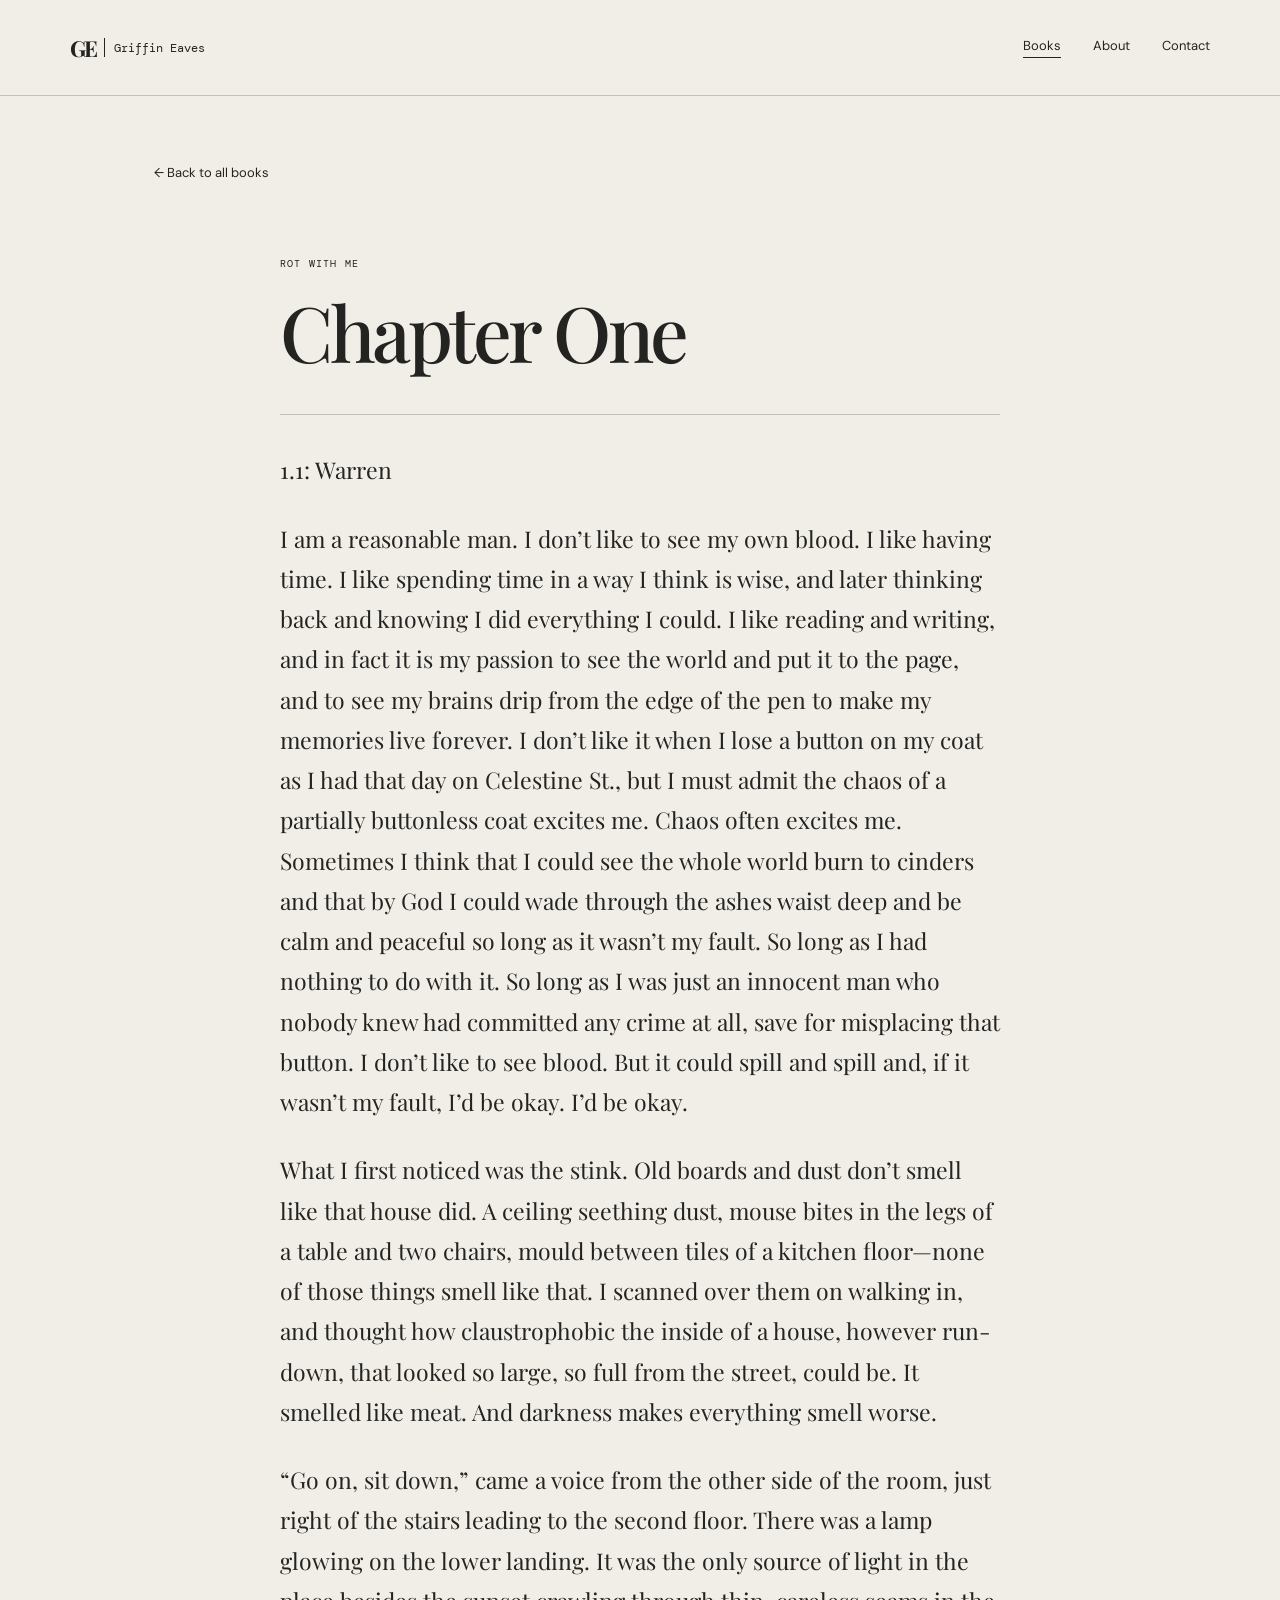
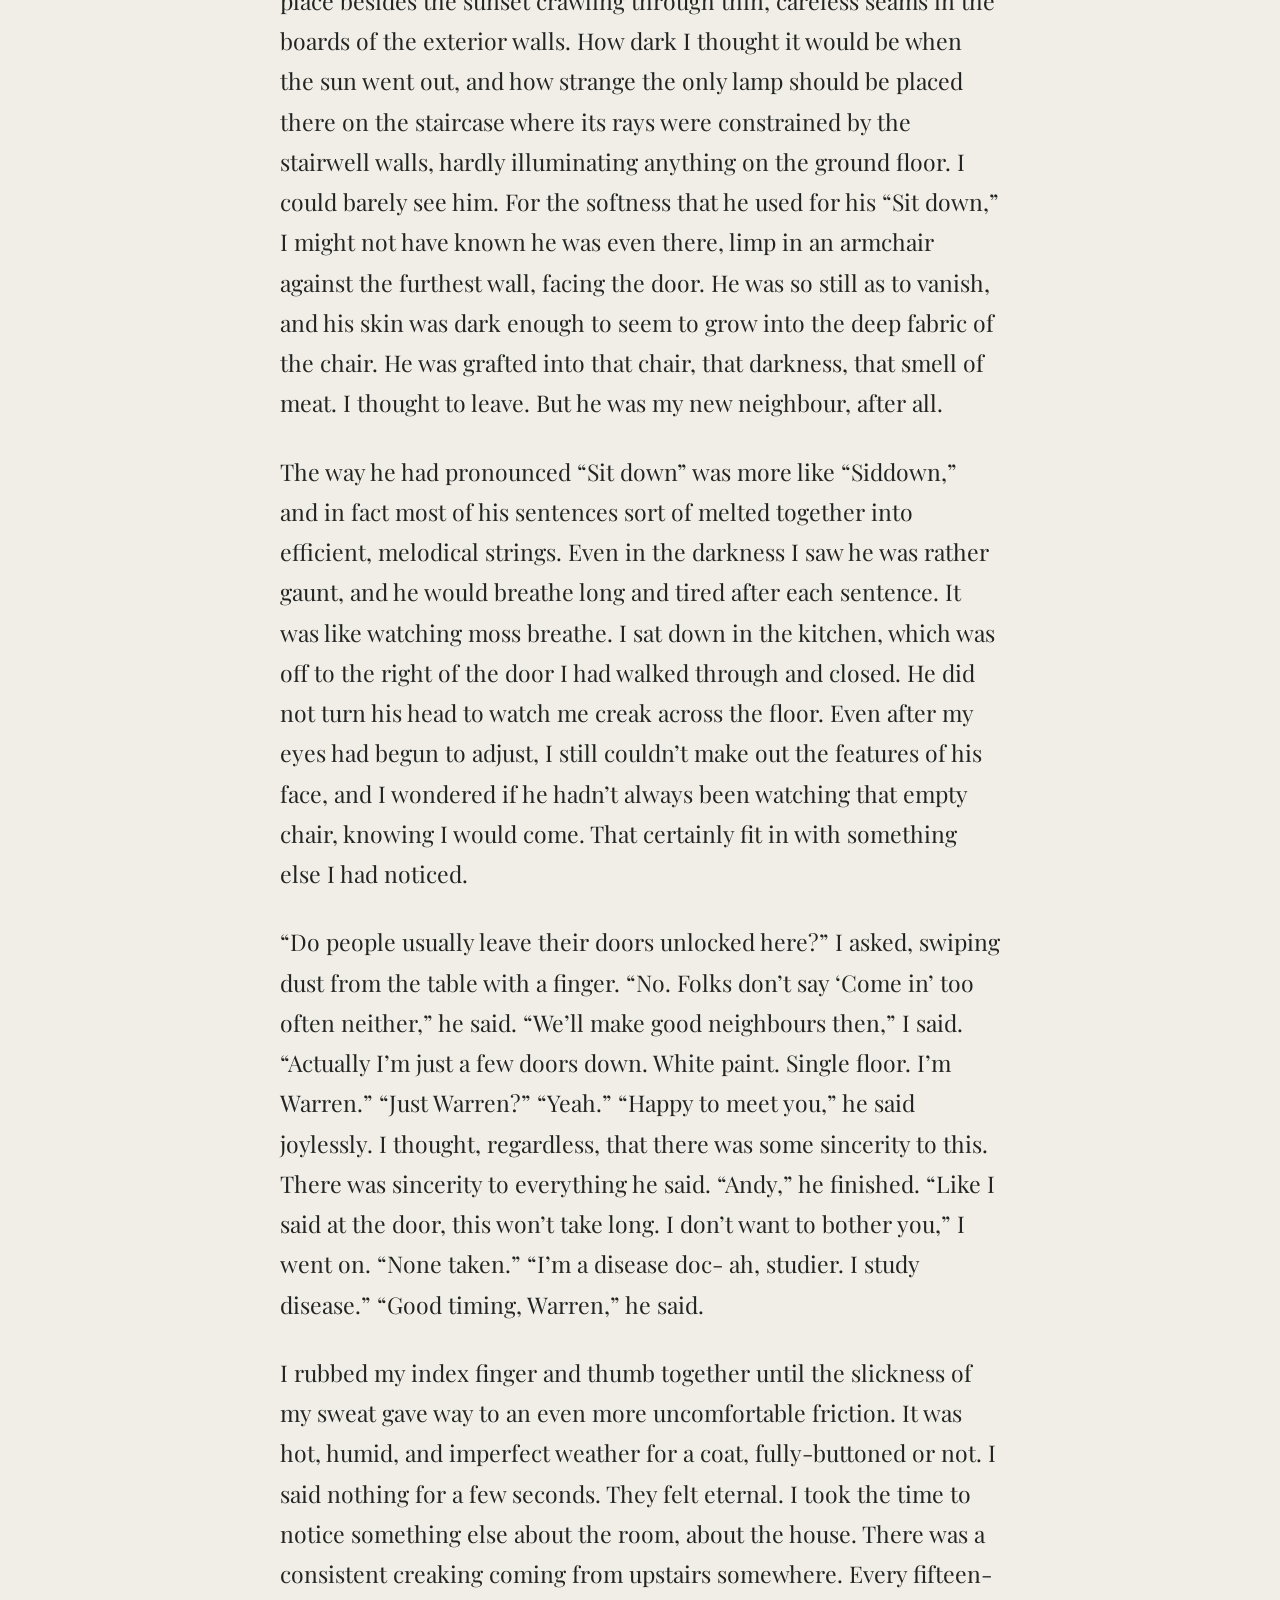
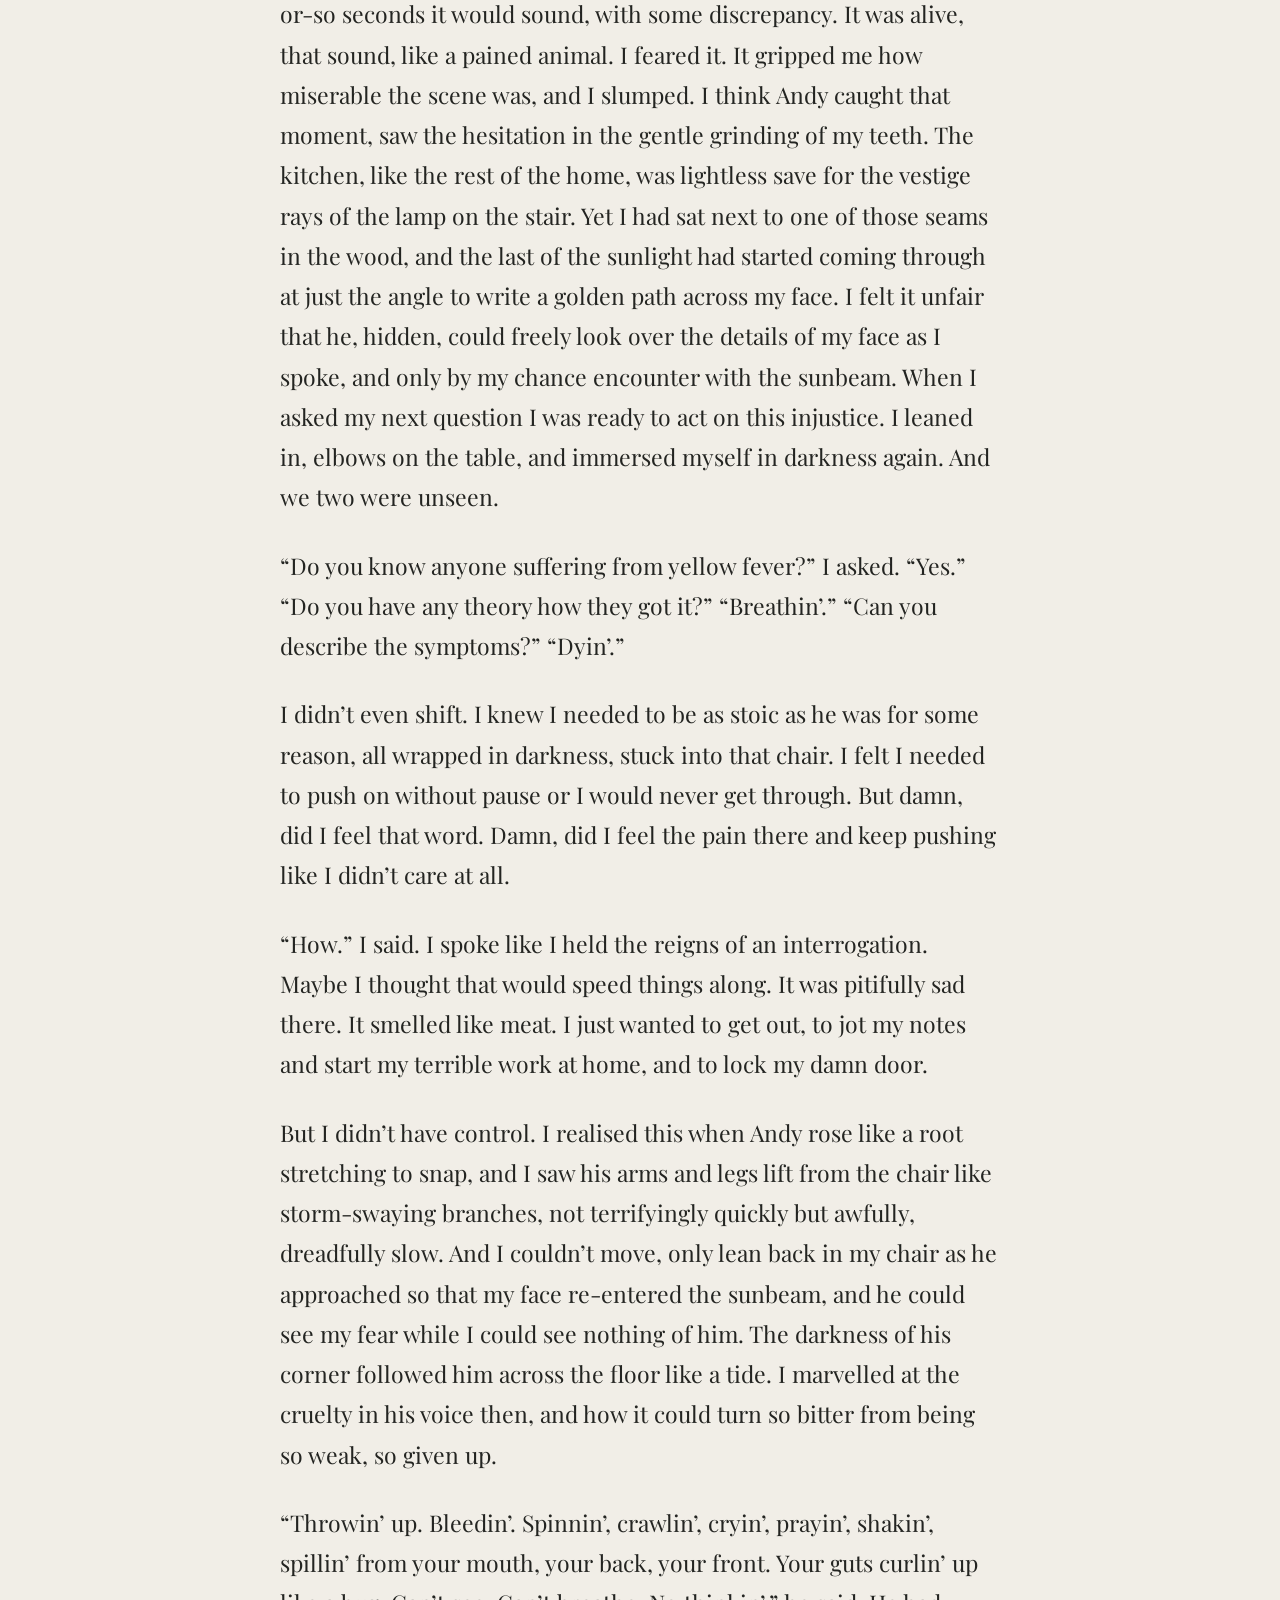
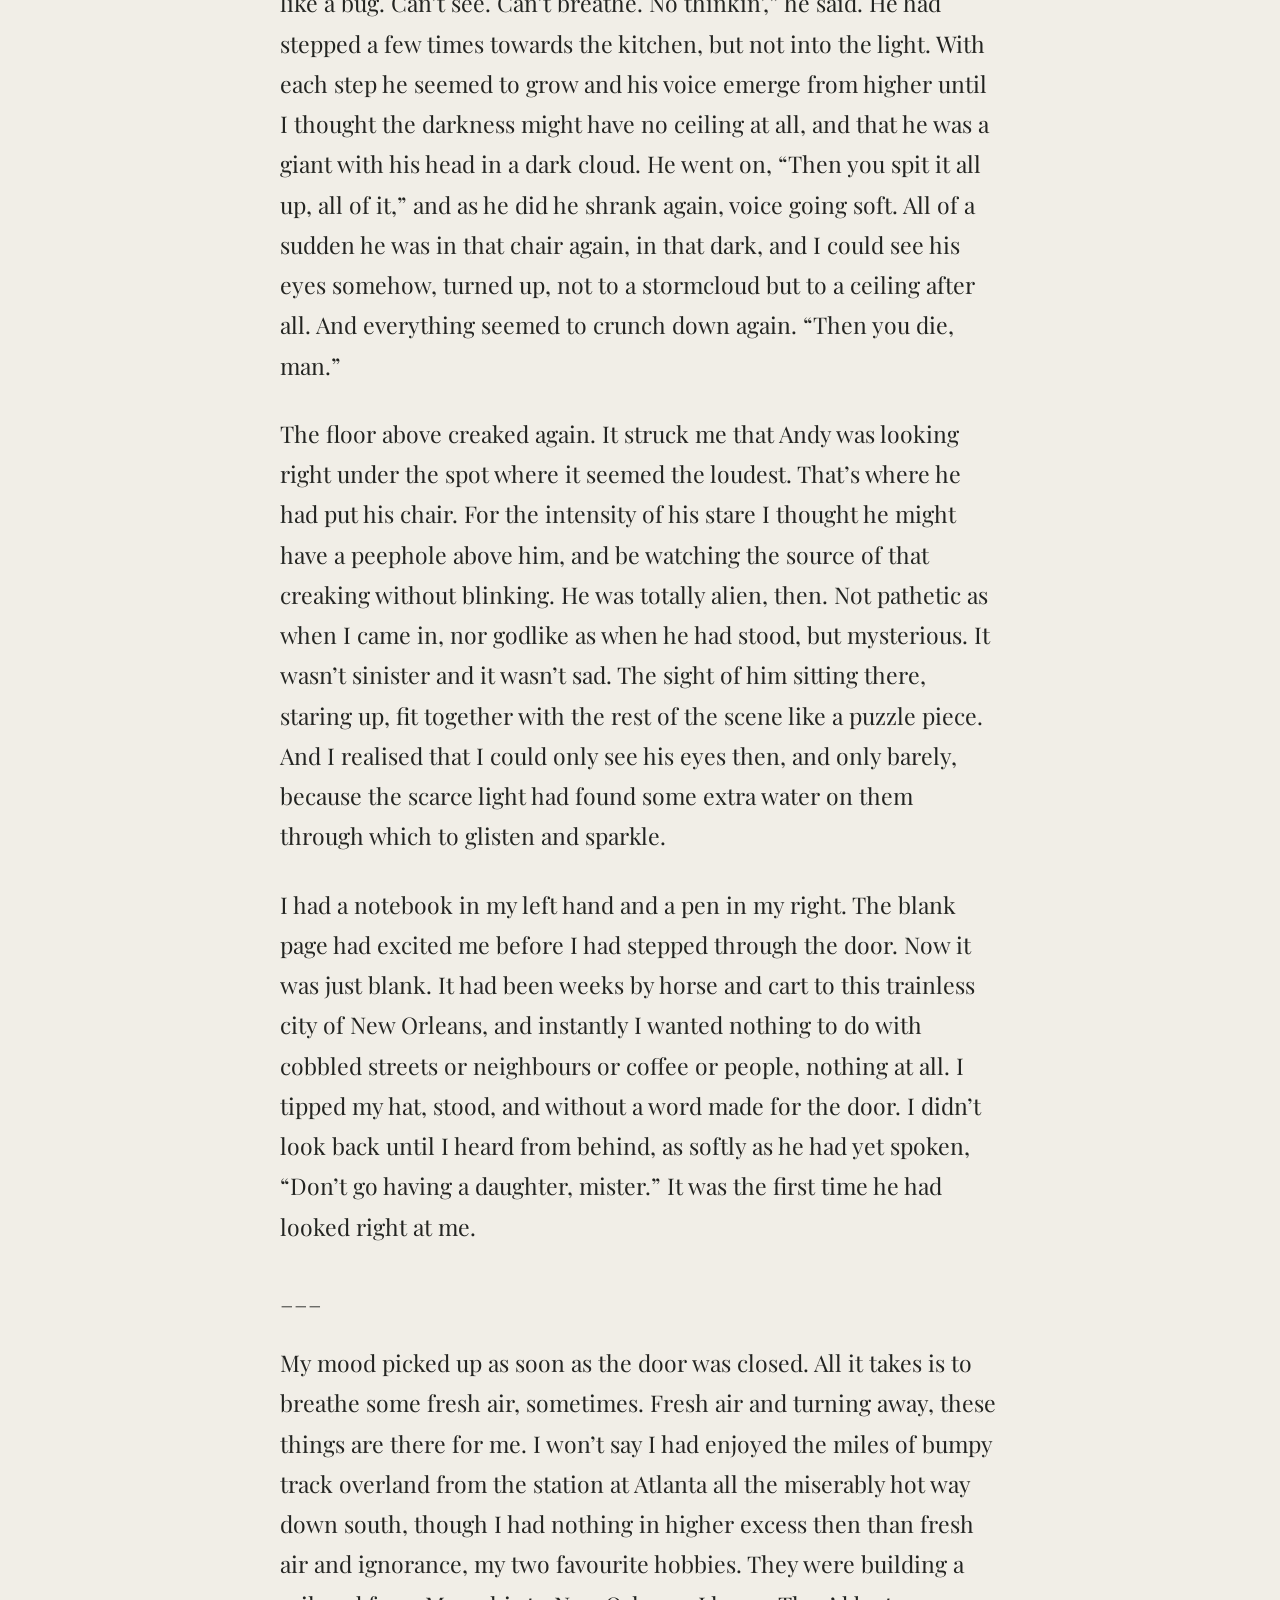
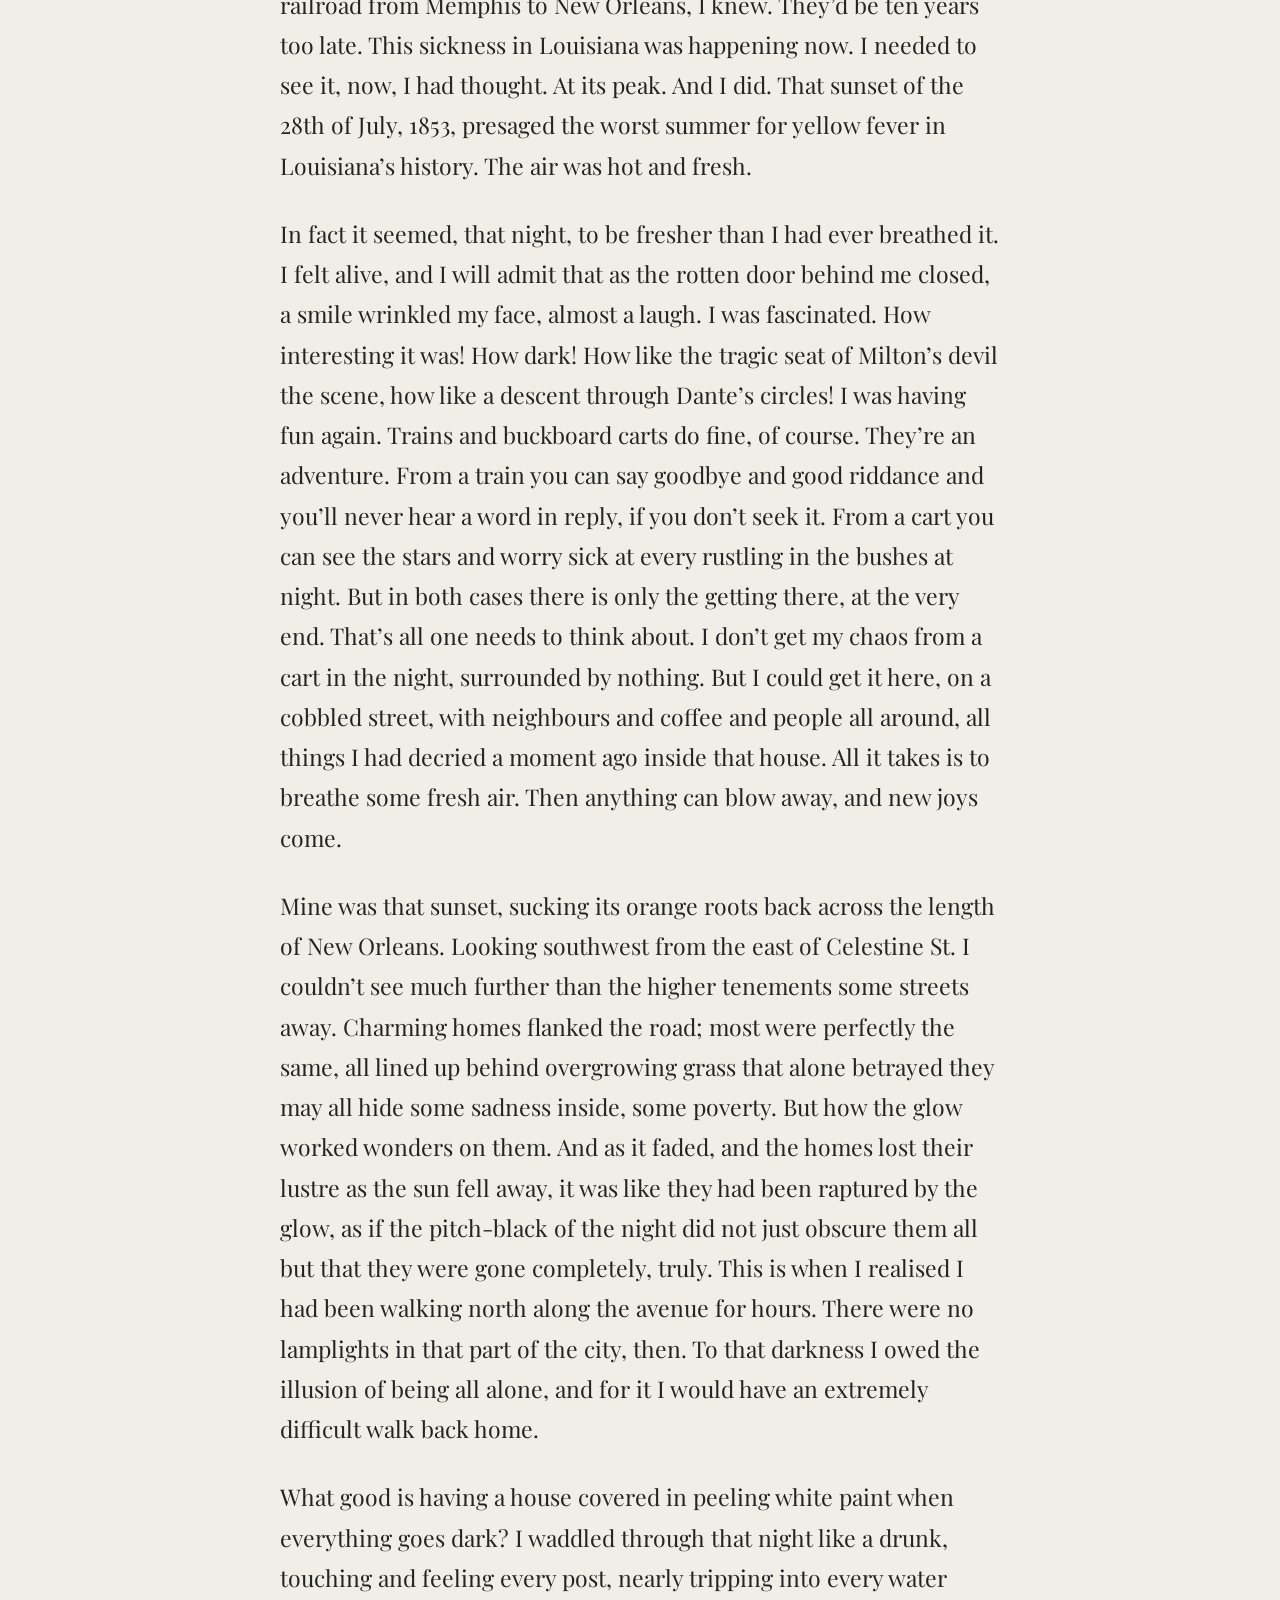
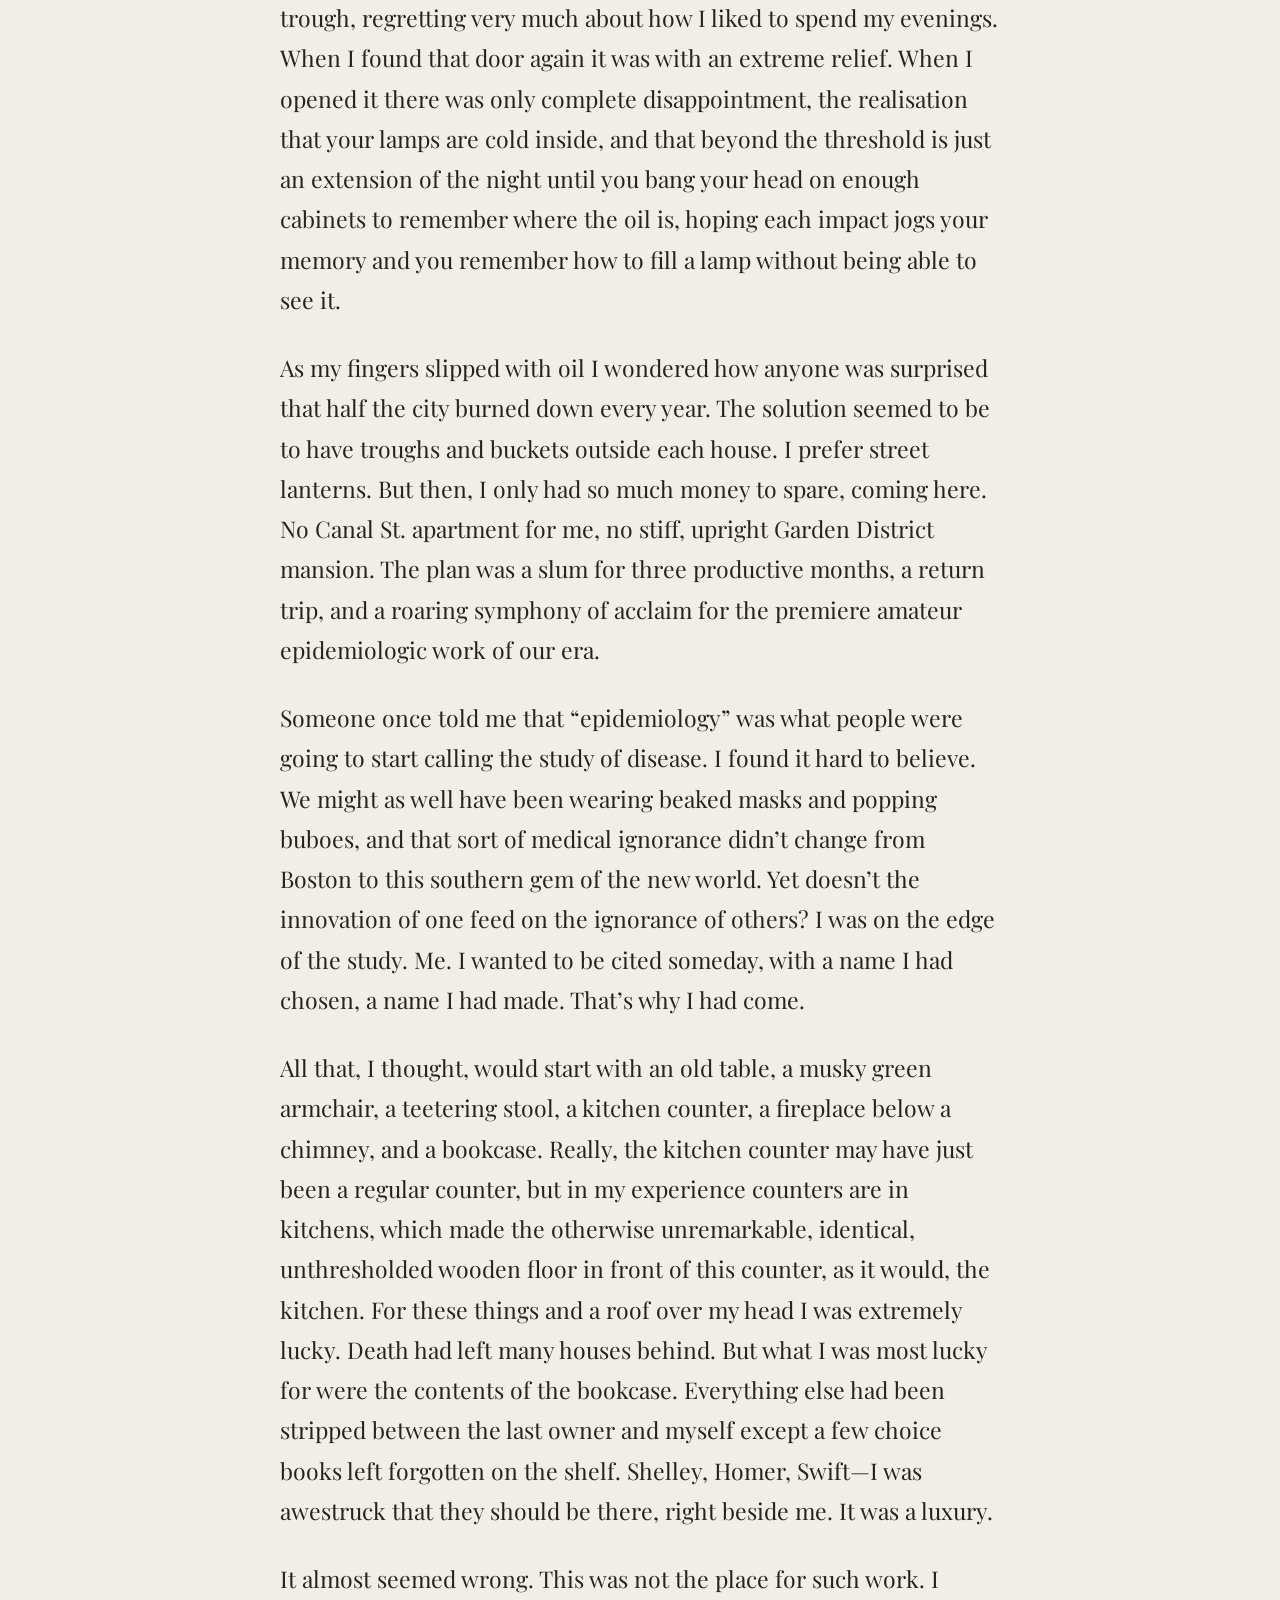
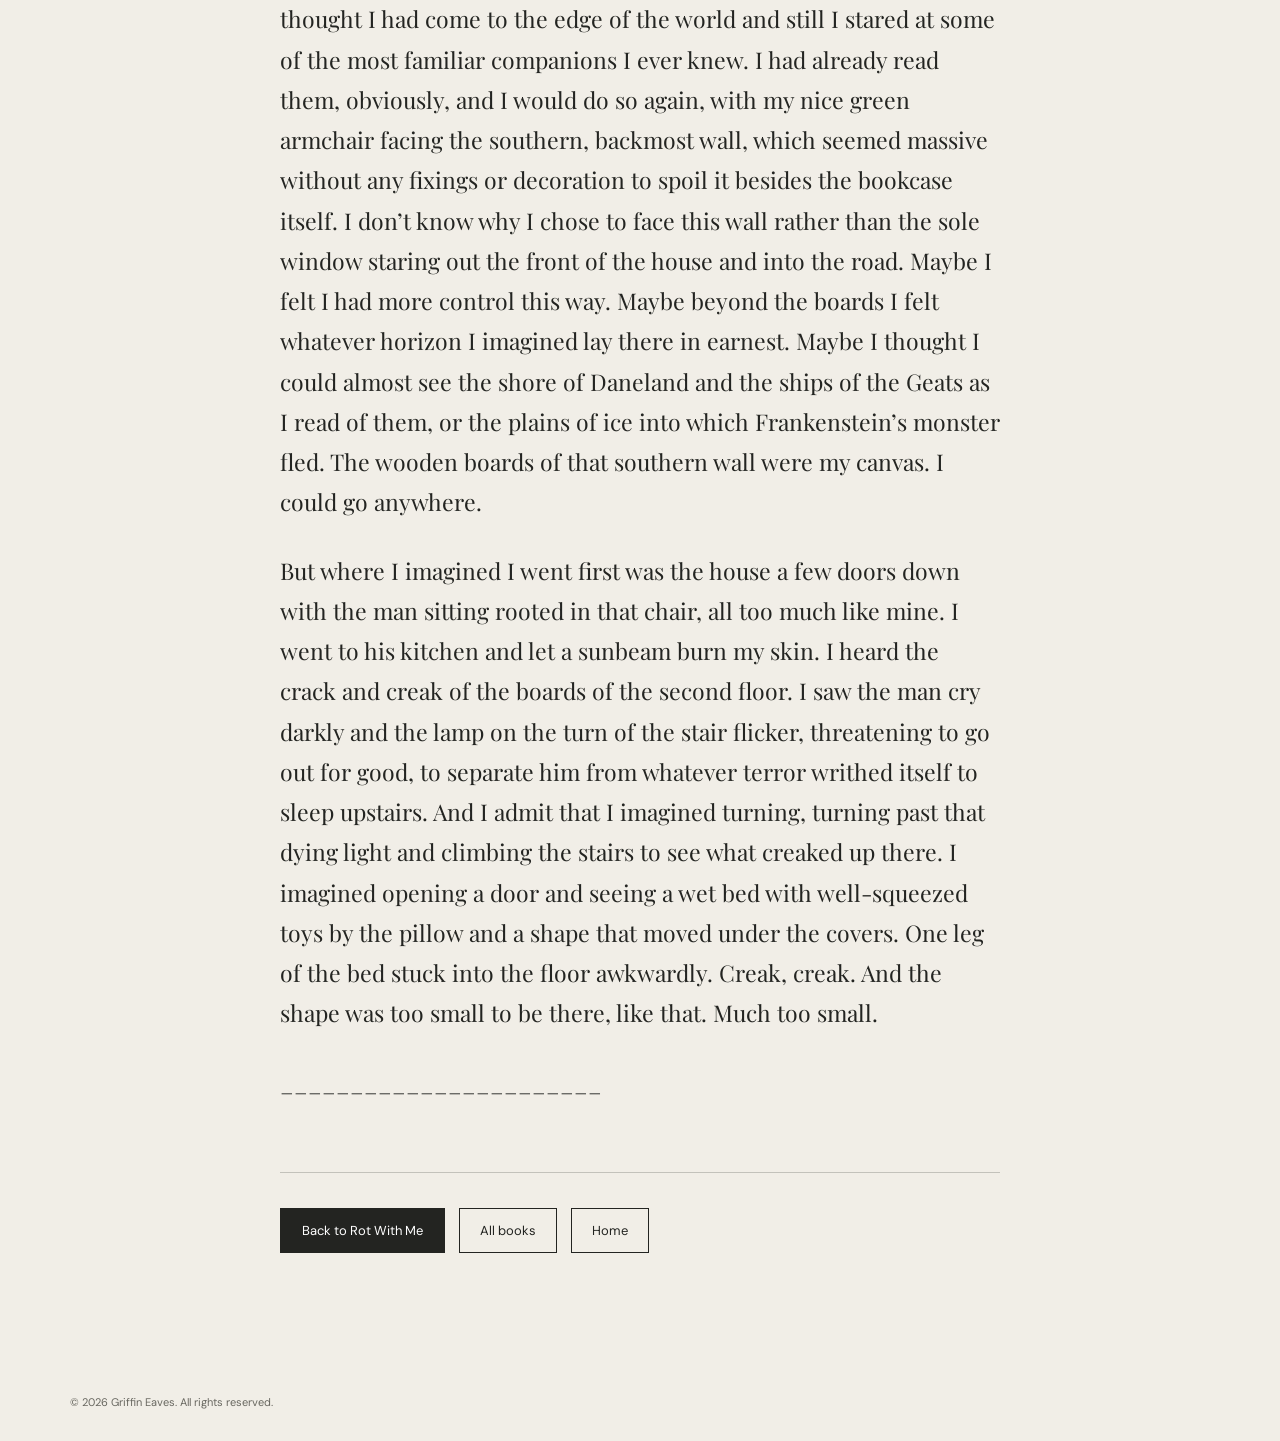
<file: chapters/rot-with-me.html>
<!doctype html>
<html lang="en">
<head>
  <meta charset="UTF-8">
  <meta name="viewport" content="width=device-width, initial-scale=1.0">

  <title>Rot With Me — Griffin Eaves</title>

  <link rel="preconnect" href="https://fonts.googleapis.com">
  <link rel="preconnect" href="https://fonts.gstatic.com" crossorigin>
  <link href="https://fonts.googleapis.com/css2?family=DM+Mono:wght@400;500&family=DM+Sans:wght@400;500;600&family=Playfair+Display:ital,wght@0,500;0,600;0,700;1,500&display=swap" rel="stylesheet">

  <link rel="stylesheet" href="../styles.css">
</head>

<body>
  <header class="site-header">
    <a class="logo" href="../index.html">
      <span>GE</span>
      <i></i>
      <em>Griffin Eaves</em>
    </a>

    <nav>
      <a class="active" href="../books.html">Books</a>
      <a href="../about.html">About</a>
      <a href="../contact.html">Contact</a>
    </nav>
  </header>

  <main class="chapter-page">
    <a class="back-link" href="../books.html">← Back to all books</a>

    <article class="chapter-reading">
      <p class="eyebrow">ROT WITH ME</p>

      <h1>Chapter One</h1>

      <div class="chapter-text">
        <p>1.1: Warren</p>

        <p>I am a reasonable man. I don’t like to see my own blood. I like having time. I like spending time in a way I think is wise, and later thinking back and knowing I did everything I could. I like reading and writing, and in fact it is my passion to see the world and put it to the page, and to see my brains drip from the edge of the pen to make my memories live forever. I don’t like it when I lose a button on my coat as I had that day on Celestine St., but I must admit the chaos of a partially buttonless coat excites me. Chaos often excites me. Sometimes I think that I could see the whole world burn to cinders and that by God I could wade through the ashes waist deep and be calm and peaceful so long as it wasn’t my fault. So long as I had nothing to do with it. So long as I was just an innocent man who nobody knew had committed any crime at all, save for misplacing that button. I don’t like to see blood. But it could spill and spill and, if it wasn’t my fault, I’d be okay. I’d be okay.</p>
        <p>What I first noticed was the stink. Old boards and dust don’t smell like that house did. A ceiling seething dust, mouse bites in the legs of a table and two chairs, mould between tiles of a kitchen floor—none of those things smell like that. I scanned over them on walking in, and thought how claustrophobic the inside of a house, however run-down, that looked so large, so full from the street, could be. It smelled like meat. And darkness makes everything smell worse.</p>
        <p>“Go on, sit down,” came a voice from the other side of the room, just right of the stairs leading to the second floor. There was a lamp glowing on the lower landing. It was the only source of light in the place besides the sunset crawling through thin, careless seams in the boards of the exterior walls. How dark I thought it would be when the sun went out, and how strange the only lamp should be placed there on the staircase where its rays were constrained by the stairwell walls, hardly illuminating anything on the ground floor. I could barely see him. For the softness that he used for his “Sit down,” I might not have known he was even there, limp in an armchair against the furthest wall, facing the door. He was so still as to vanish, and his skin was dark enough to seem to grow into the deep fabric of the chair. He was grafted into that chair, that darkness, that smell of meat. I thought to leave. But he was my new neighbour, after all.</p>
        <p>The way he had pronounced “Sit down” was more like “Siddown,” and in fact most of his sentences sort of melted together into efficient, melodical strings. Even in the darkness I saw he was rather gaunt, and he would breathe long and tired after each sentence. It was like watching moss breathe. I sat down in the kitchen, which was off to the right of the door I had walked through and closed. He did not turn his head to watch me creak across the floor. Even after my eyes had begun to adjust, I still couldn’t make out the features of his face, and I wondered if he hadn’t always been watching that empty chair, knowing I would come. That certainly fit in with something else I had noticed.</p>
        <p>“Do people usually leave their doors unlocked here?” I asked, swiping dust from the table with a finger.
	“No. Folks don’t say ‘Come in’ too often neither,” he said.
	“We’ll make good neighbours then,” I said. “Actually I’m just a few doors down. White paint. Single floor. I’m Warren.”
“Just Warren?”
“Yeah.”	
“Happy to meet you,” he said joylessly. I thought, regardless, that there was some sincerity to this. There was sincerity to everything he said. “Andy,” he finished.
	“Like I said at the door, this won’t take long. I don’t want to bother you,” I went on.
	“None taken.”
	“I’m a disease doc- ah, studier. I study disease.”
	“Good timing, Warren,” he said. </p>
    <p>I rubbed my index finger and thumb together until the slickness of my sweat gave way to an even more uncomfortable friction. It was hot, humid, and imperfect weather for a coat, fully-buttoned or not. I said nothing for a few seconds. They felt eternal. I took the time to notice something else about the room, about the house. There was a consistent creaking coming from upstairs somewhere. Every fifteen-or-so seconds it would sound, with some discrepancy. It was alive, that sound, like a pained animal. I feared it. It gripped me how miserable the scene was, and I slumped. I think Andy caught that moment, saw the hesitation in the gentle grinding of my teeth. The kitchen, like the rest of the home, was lightless save for the vestige rays of the lamp on the stair. Yet I had sat next to one of those seams in the wood, and the last of the sunlight had started coming through at just the angle to write a golden path across my face. I felt it unfair that he, hidden, could freely look over the details of my face as I spoke, and only by my chance encounter with the sunbeam. When I asked my next question I was ready to act on this injustice. I leaned in, elbows on the table, and immersed myself in darkness again. And we two were unseen.</p>
    <p>“Do you know anyone suffering from yellow fever?” I asked.
	“Yes.”
	“Do you have any theory how they got it?”
	“Breathin’.”
	“Can you describe the symptoms?”
	“Dyin’.” </p>
    <p>I didn’t even shift. I knew I needed to be as stoic as he was for some reason, all wrapped in darkness, stuck into that chair. I felt I needed to push on without pause or I would never get through. But damn, did I feel that word. Damn, did I feel the pain there and keep pushing like I didn’t care at all.</p>
    <p>“How.” I said. I spoke like I held the reigns of an interrogation. Maybe I thought that would speed things along. It was pitifully sad there. It smelled like meat. I just wanted to get out, to jot my notes and start my terrible work at home, and to lock my damn door.</p>
    <p>But I didn’t have control. I realised this when Andy rose like a root stretching to snap, and I saw his arms and legs lift from the chair like storm-swaying branches, not terrifyingly quickly but awfully, dreadfully slow. And I couldn’t move, only lean back in my chair as he approached so that my face re-entered the sunbeam, and he could see my fear while I could see nothing of him. The darkness of his corner followed him across the floor like a tide. I marvelled at the cruelty in his voice then, and how it could turn so bitter from being so weak, so given up.</p>
    <p>“Throwin’ up. Bleedin’. Spinnin’, crawlin’, cryin’, prayin’, shakin’, spillin’ from your mouth, your back, your front. Your guts curlin’ up like a bug. Can’t see. Can’t breathe. No thinkin’,” he said. He had stepped a few times towards the kitchen, but not into the light. With each step he seemed to grow and his voice emerge from higher until I thought the darkness might have no ceiling at all, and that he was a giant with his head in a dark cloud. He went on, “Then you spit it all up, all of it,” and as he did he shrank again, voice going soft. All of a sudden he was in that chair again, in that dark, and I could see his eyes somehow, turned up, not to a stormcloud but to a ceiling after all. And everything seemed to crunch down again. “Then you die, man.”</p>
    <p>The floor above creaked again. It struck me that Andy was looking right under the spot where it seemed the loudest. That’s where he had put his chair. For the intensity of his stare I thought he might have a peephole above him, and be watching the source of that creaking without blinking. He was totally alien, then. Not pathetic as when I came in, nor godlike as when he had stood, but mysterious. It wasn’t sinister and it wasn’t sad. The sight of him sitting there, staring up, fit together with the rest of the scene like a puzzle piece. And I realised that I could only see his eyes then, and only barely, because the scarce light had found some extra water on them through which to glisten and sparkle.</p>
    <p>I had a notebook in my left hand and a pen in my right. The blank page had excited me before I had stepped through the door. Now it was just blank. It had been weeks by horse and cart to this trainless city of New Orleans, and instantly I wanted nothing to do with cobbled streets or neighbours or coffee or people, nothing at all. I tipped my hat, stood, and without a word made for the door. I didn’t look back until I heard from behind, as softly as he had yet spoken, “Don’t go having a daughter, mister.” It was the first time he had looked right at me.</p>
    <p>___</p>
    <p>My mood picked up as soon as the door was closed. All it takes is to breathe some fresh air, sometimes. Fresh air and turning away, these things are there for me. I won’t say I had enjoyed the miles of bumpy track overland from the station at Atlanta all the miserably hot way down south, though I had nothing in higher excess then than fresh air and ignorance, my two favourite hobbies. They were building a railroad from Memphis to New Orleans, I knew. They’d be ten years too late. This sickness in Louisiana was happening now. I needed to see it, now, I had thought. At its peak. And I did. That sunset of the 28th of July, 1853, presaged the worst summer for yellow fever in Louisiana’s history. The air was hot and fresh. </p>
    <p>In fact it seemed, that night, to be fresher than I had ever breathed it. I felt alive, and I will admit that as the rotten door behind me closed, a smile wrinkled my face, almost a laugh. I was fascinated. How interesting it was! How dark! How like the tragic seat of Milton’s devil the scene, how like a descent through Dante’s circles! I was having fun again. Trains and buckboard carts do fine, of course. They’re an adventure. From a train you can say goodbye and good riddance and you’ll never hear a word in reply, if you don’t seek it. From a cart you can see the stars and worry sick at every rustling in the bushes at night. But in both cases there is only the getting there, at the very end. That’s all one needs to think about. I don’t get my chaos from a cart in the night, surrounded by nothing. But I could get it here, on a cobbled street, with neighbours and coffee and people all around, all things I had decried a moment ago inside that house. All it takes is to breathe some fresh air. Then anything can blow away, and new joys come.</p>
    <p>Mine was that sunset, sucking its orange roots back across the length of New Orleans. Looking southwest from the east of Celestine St. I couldn’t see much further than the higher tenements some streets away. Charming homes flanked the road; most were perfectly the same, all lined up behind overgrowing grass that alone betrayed they may all hide some sadness inside, some poverty. But how the glow worked wonders on them. And as it faded, and the homes lost their lustre as the sun fell away, it was like they had been raptured by the glow, as if the pitch-black of the night did not just obscure them all but that they were gone completely, truly. This is when I realised I had been walking north along the avenue for hours. There were no lamplights in that part of the city, then. To that darkness I owed the illusion of being all alone, and for it I would have an extremely difficult walk back home.</p>
    <p>What good is having a house covered in peeling white paint when everything goes dark? I waddled through that night like a drunk, touching and feeling every post, nearly tripping into every water trough, regretting very much about how I liked to spend my evenings. When I found that door again it was with an extreme relief. When I opened it there was only complete disappointment, the realisation that your lamps are cold inside, and that beyond the threshold is just an extension of the night until you bang your head on enough cabinets to remember where the oil is, hoping each impact jogs your memory and you remember how to fill a lamp without being able to see it. </p>
    <p>As my fingers slipped with oil I wondered how anyone was surprised that half the city burned down every year. The solution seemed to be to have troughs and buckets outside each house. I prefer street lanterns. But then, I only had so much money to spare, coming here. No Canal St. apartment for me, no stiff, upright Garden District mansion. The plan was a slum for three productive months, a return trip, and a roaring symphony of acclaim for the premiere amateur epidemiologic work of our era. </p>
    <p>Someone once told me that “epidemiology” was what people were going to start calling the study of disease. I found it hard to believe. We might as well have been wearing beaked masks and popping buboes, and that sort of medical ignorance didn’t change from Boston to this southern gem of the new world. Yet doesn’t the innovation of one feed on the ignorance of others? I was on the edge of the study. Me. I wanted to be cited someday, with a name I had chosen, a name I had made. That’s why I had come.</p>
    <p>All that, I thought, would start with an old table, a musky green armchair, a teetering stool, a kitchen counter, a fireplace below a chimney, and a bookcase. Really, the kitchen counter may have just been a regular counter, but in my experience counters are in kitchens, which made the otherwise unremarkable, identical, unthresholded wooden floor in front of this counter, as it would, the kitchen. For these things and a roof over my head I was extremely lucky. Death had left many houses behind. But what I was most lucky for were the contents of the bookcase. Everything else had been stripped between the last owner and myself except a few choice books left forgotten on the shelf. Shelley, Homer, Swift—I was awestruck that they should be there, right beside me. It was a luxury. </p>
    <p>It almost seemed wrong. This was not the place for such work. I thought I had come to the edge of the world and still I stared at some of the most familiar companions I ever knew. I had already read them, obviously, and I would do so again, with my nice green armchair facing the southern, backmost wall, which seemed massive without any fixings or decoration to spoil it besides the bookcase itself. I don’t know why I chose to face this wall rather than the sole window staring out the front of the house and into the road. Maybe I felt I had more control this way. Maybe beyond the boards I felt whatever horizon I imagined lay there in earnest. Maybe I thought I could almost see the shore of Daneland and the ships of the Geats as I read of them, or the plains of ice into which Frankenstein’s monster fled. The wooden boards of that southern wall were my canvas. I could go anywhere.</p>
    <p>But where I imagined I went first was the house a few doors down with the man sitting rooted in that chair, all too much like mine. I went to his kitchen and let a sunbeam burn my skin. I heard the crack and creak of the boards of the second floor. I saw the man cry darkly and the lamp on the turn of the stair flicker, threatening to go out for good, to separate him from whatever terror writhed itself to sleep upstairs. And I admit that I imagined turning, turning past that dying light and climbing the stairs to see what creaked up there. I imagined opening a door and seeing a wet bed with well-squeezed toys by the pillow and a shape that moved under the covers. One leg of the bed stuck into the floor awkwardly. Creak, creak. And the shape was too small to be there, like that. Much too small.</p>
<p>_______________________</p>
</div>
    </article>

<nav class="chapter-actions" aria-label="Chapter navigation">
  <a class="button" href="../book.html?book=shape">
    Back to Rot With Me
  </a>

  <a class="secondary-button" href="../books.html">
    All books
  </a>

  <a class="secondary-button" href="../index.html">
    Home
  </a>
</nav>
</main>

  <footer>
    <p>© 2026 Griffin Eaves. All rights reserved.</p>
  </footer>
</body>
</html>
</file>
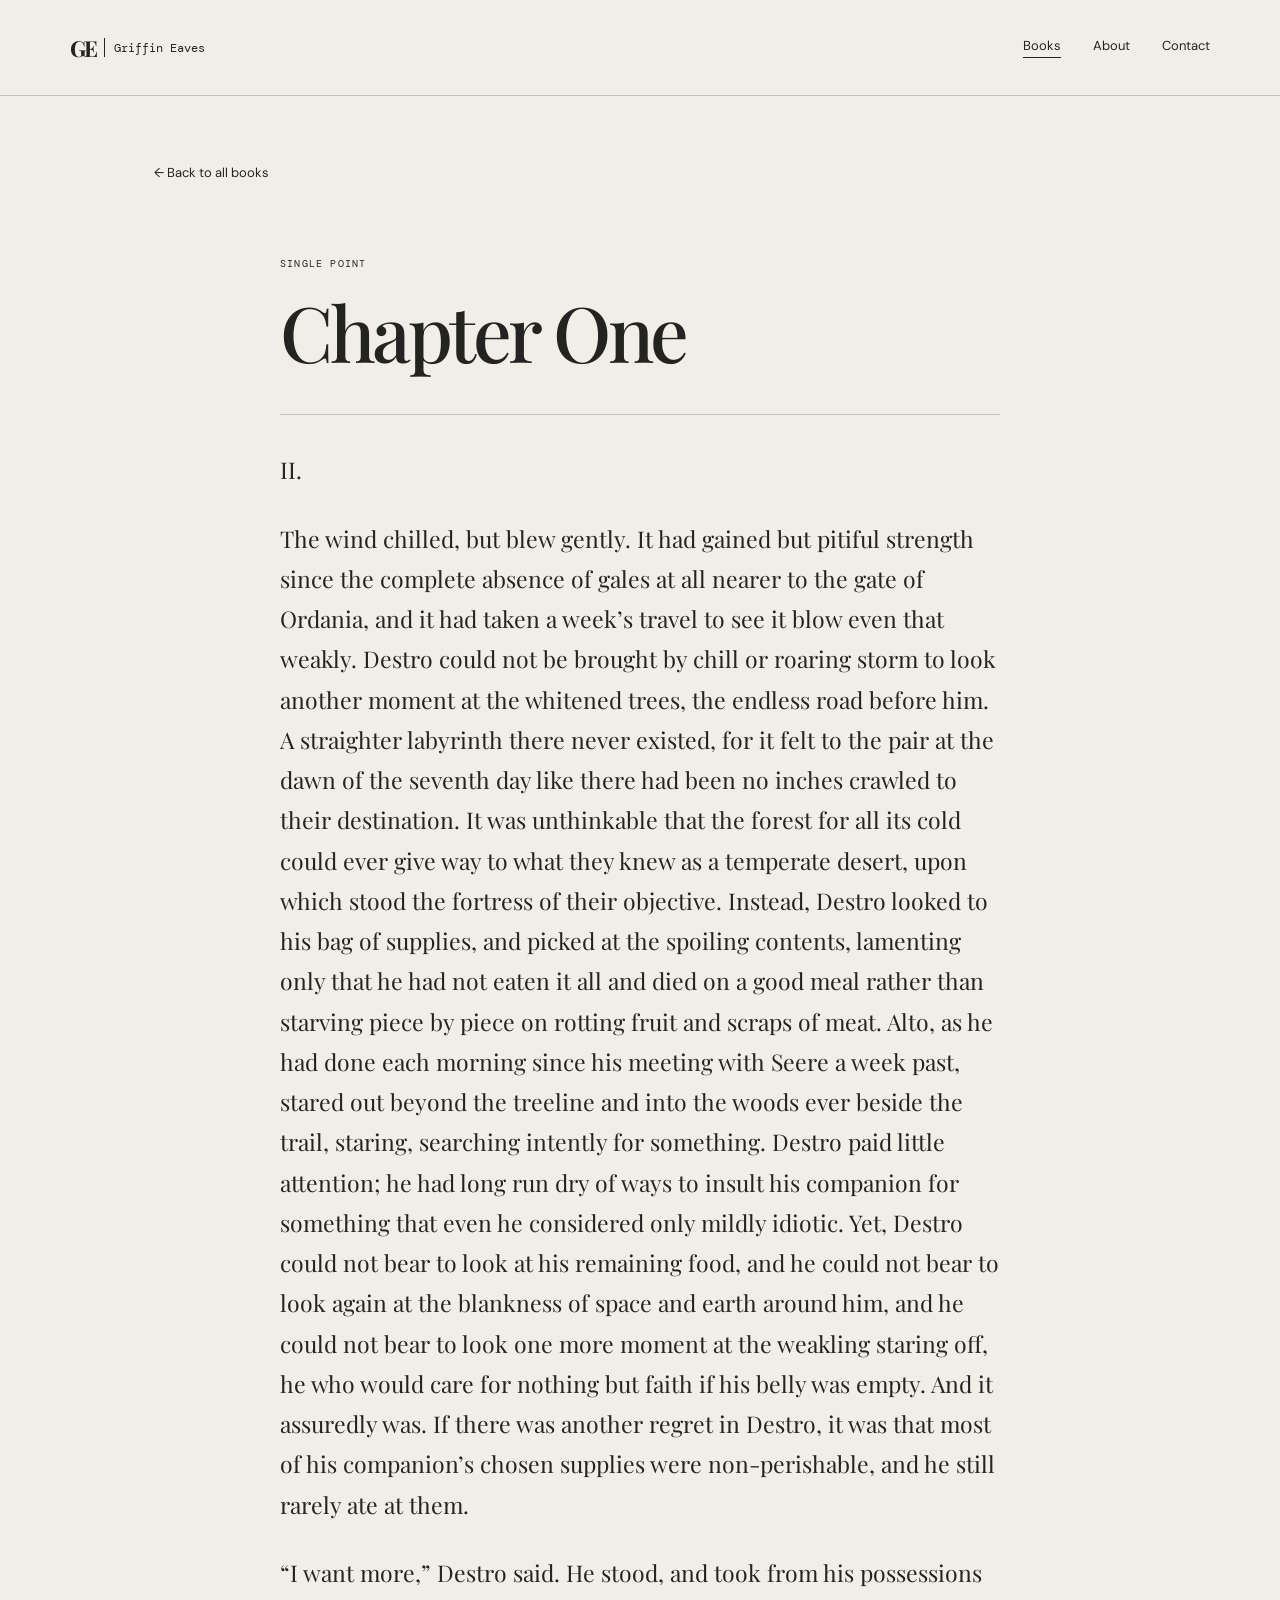
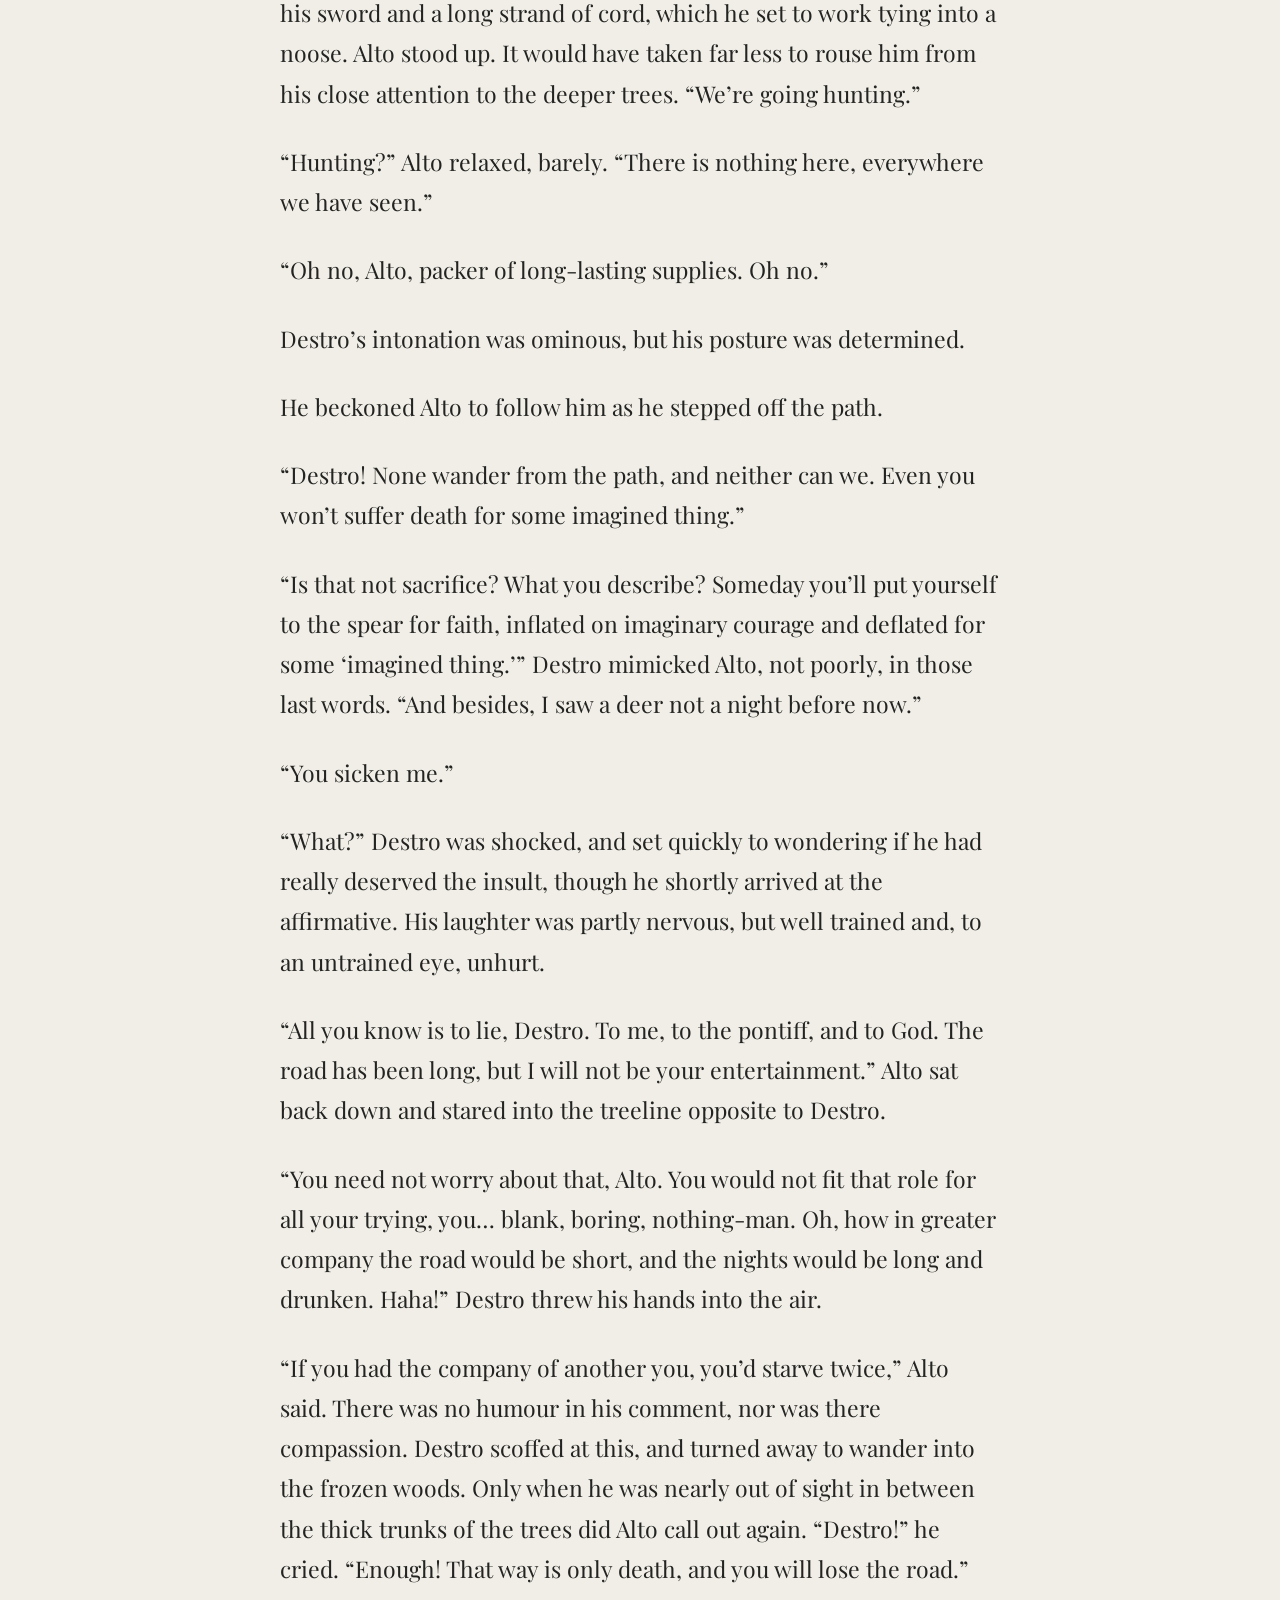
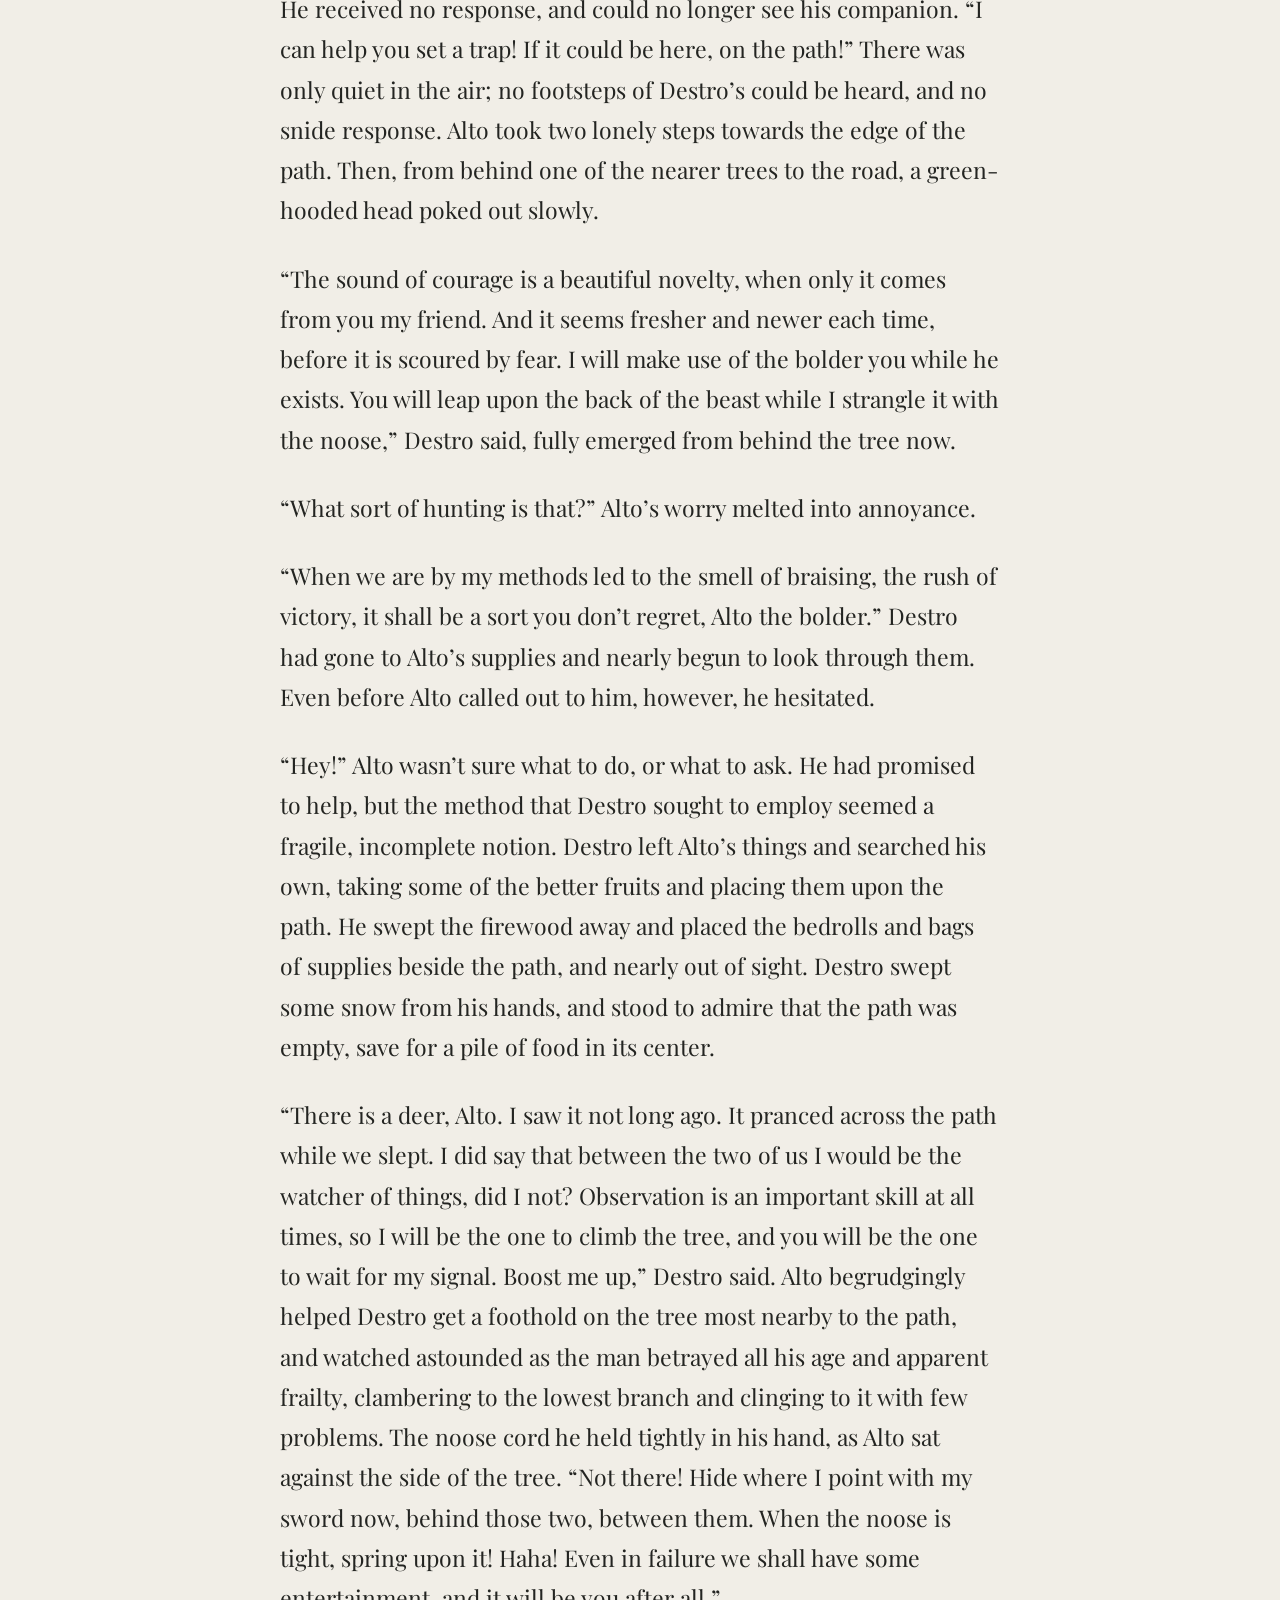
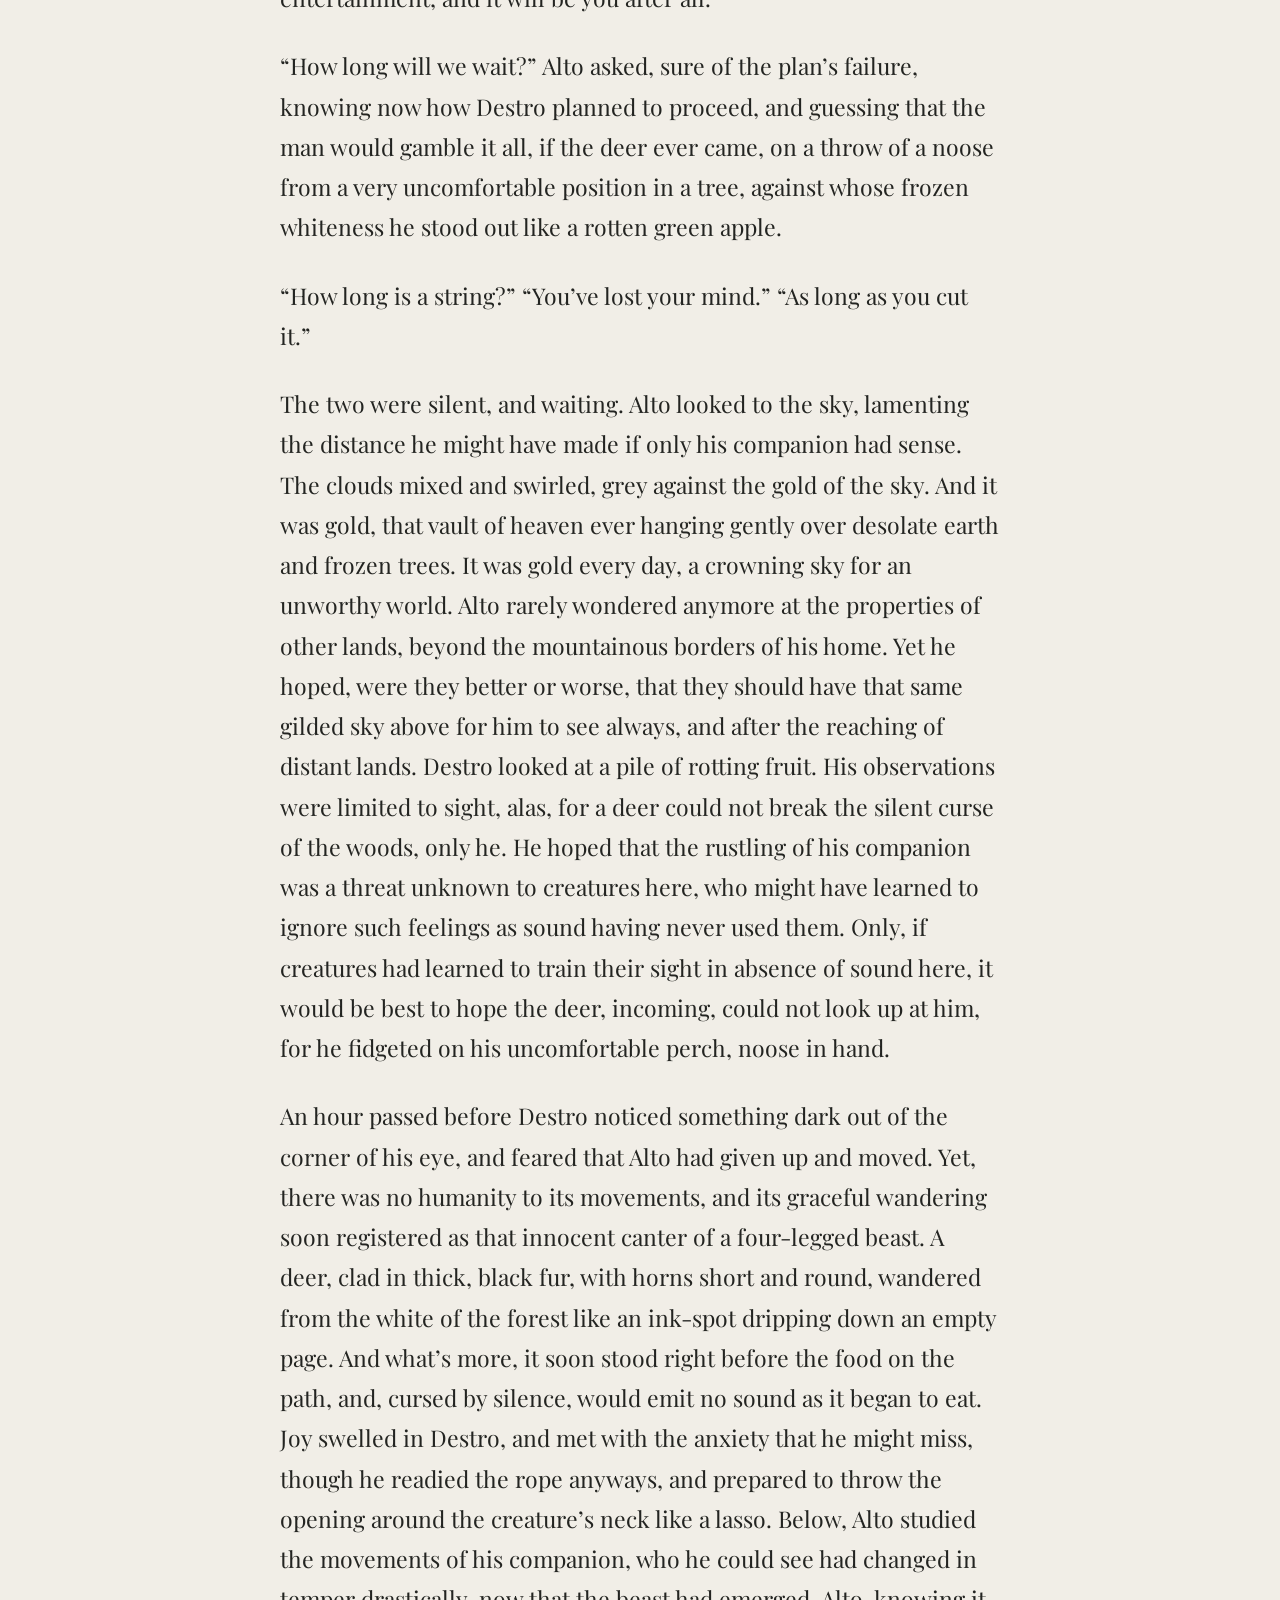
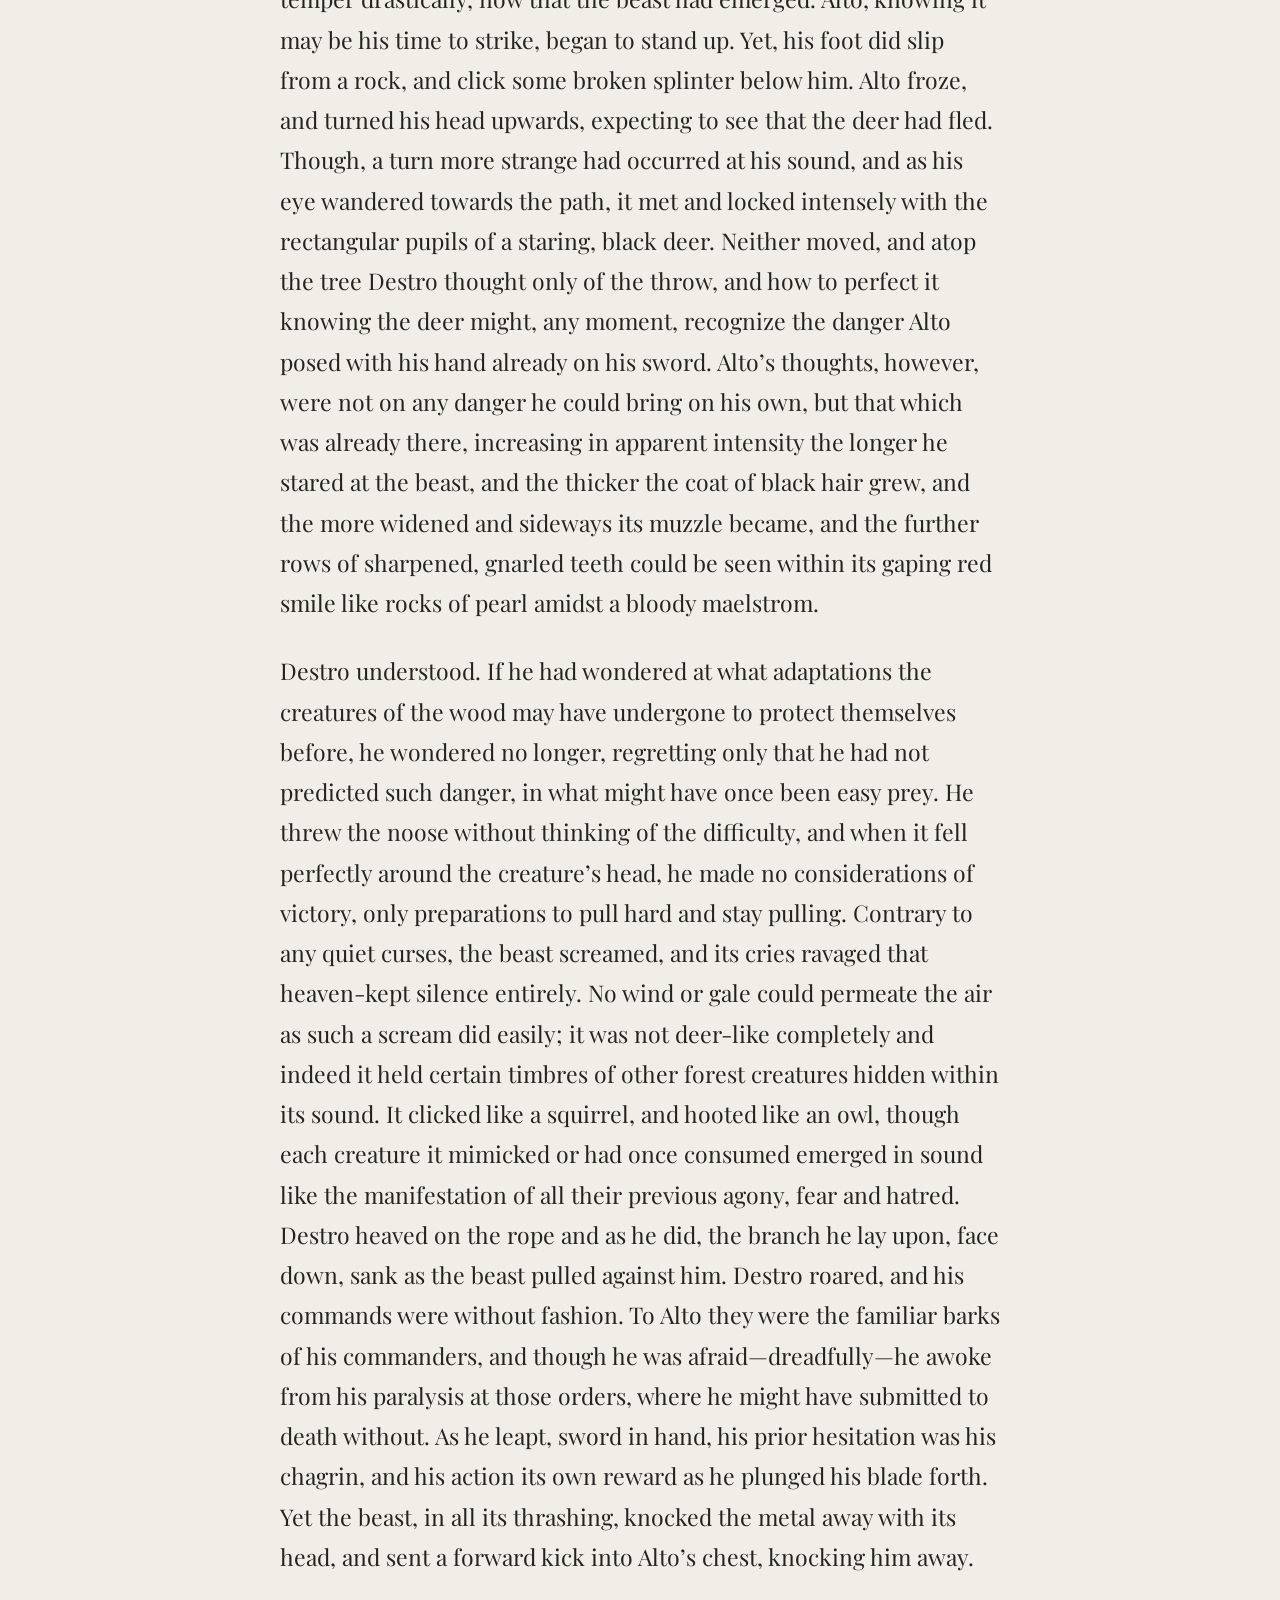
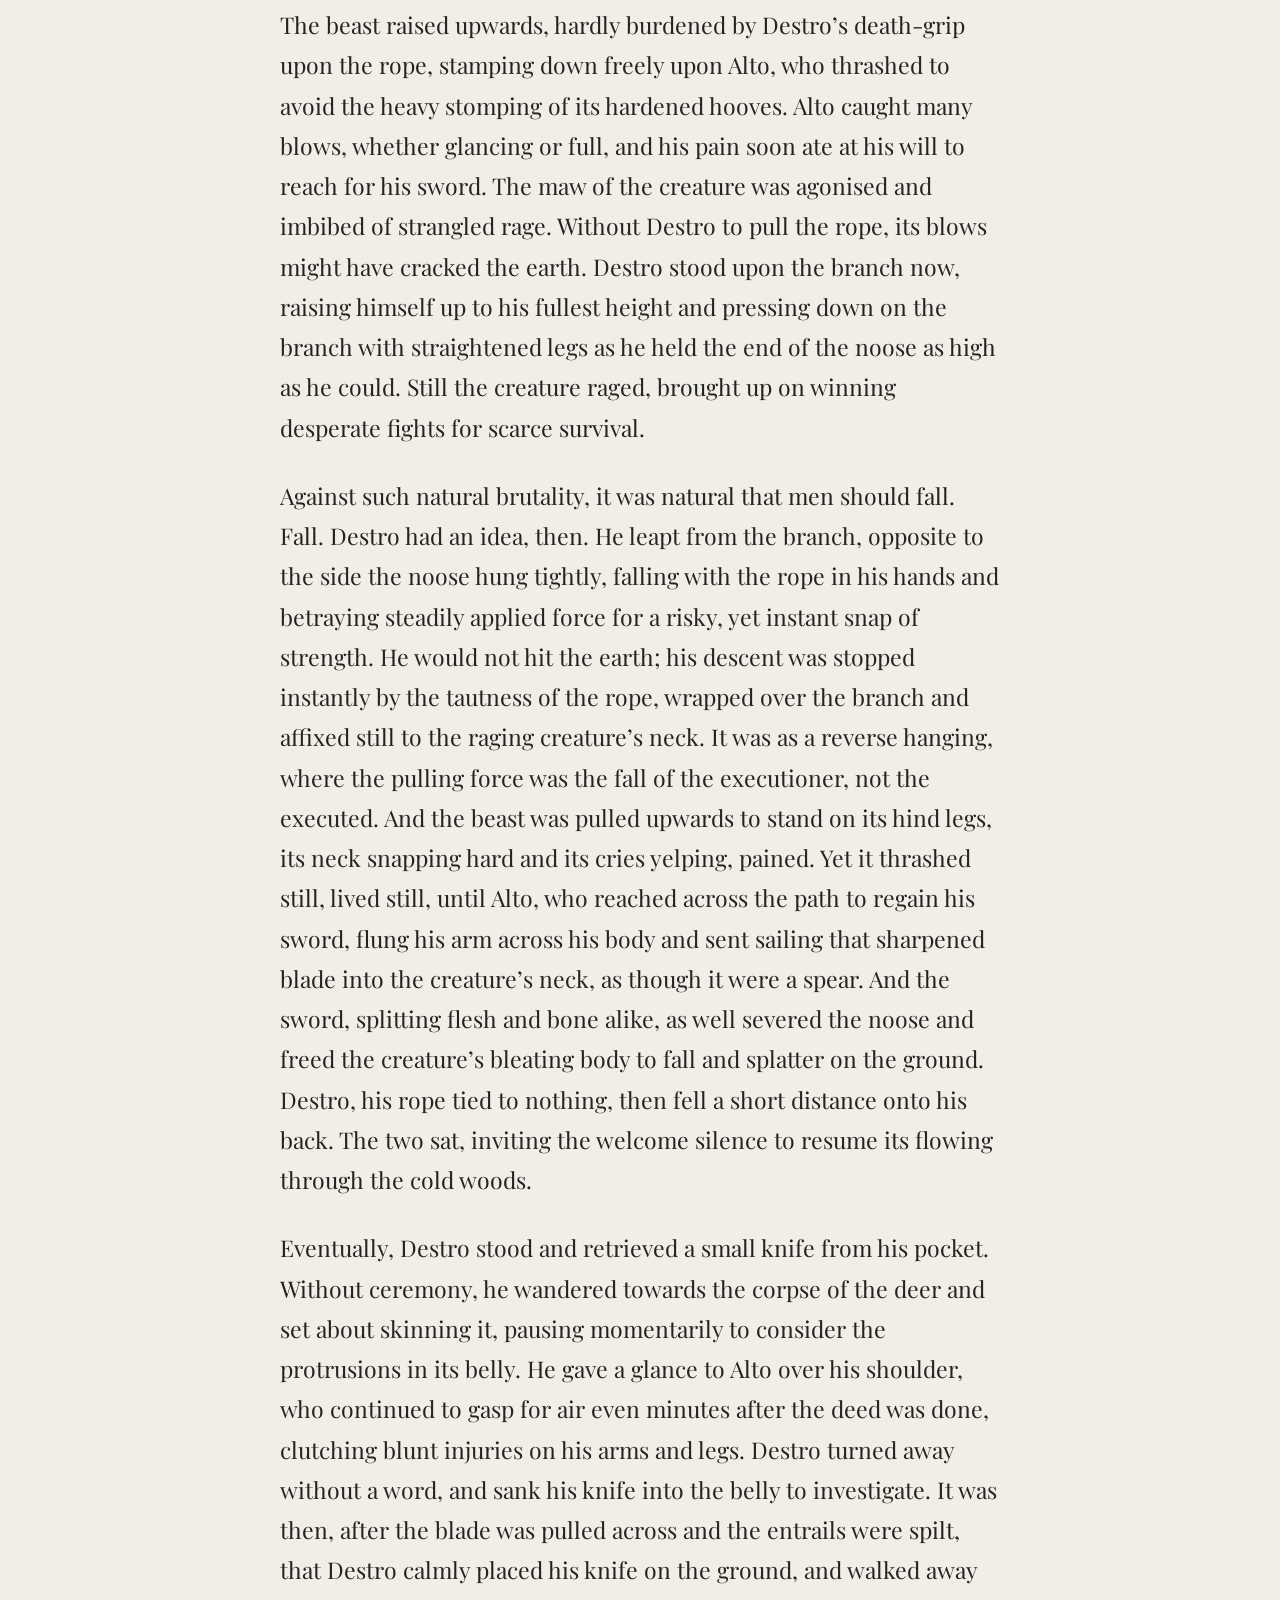
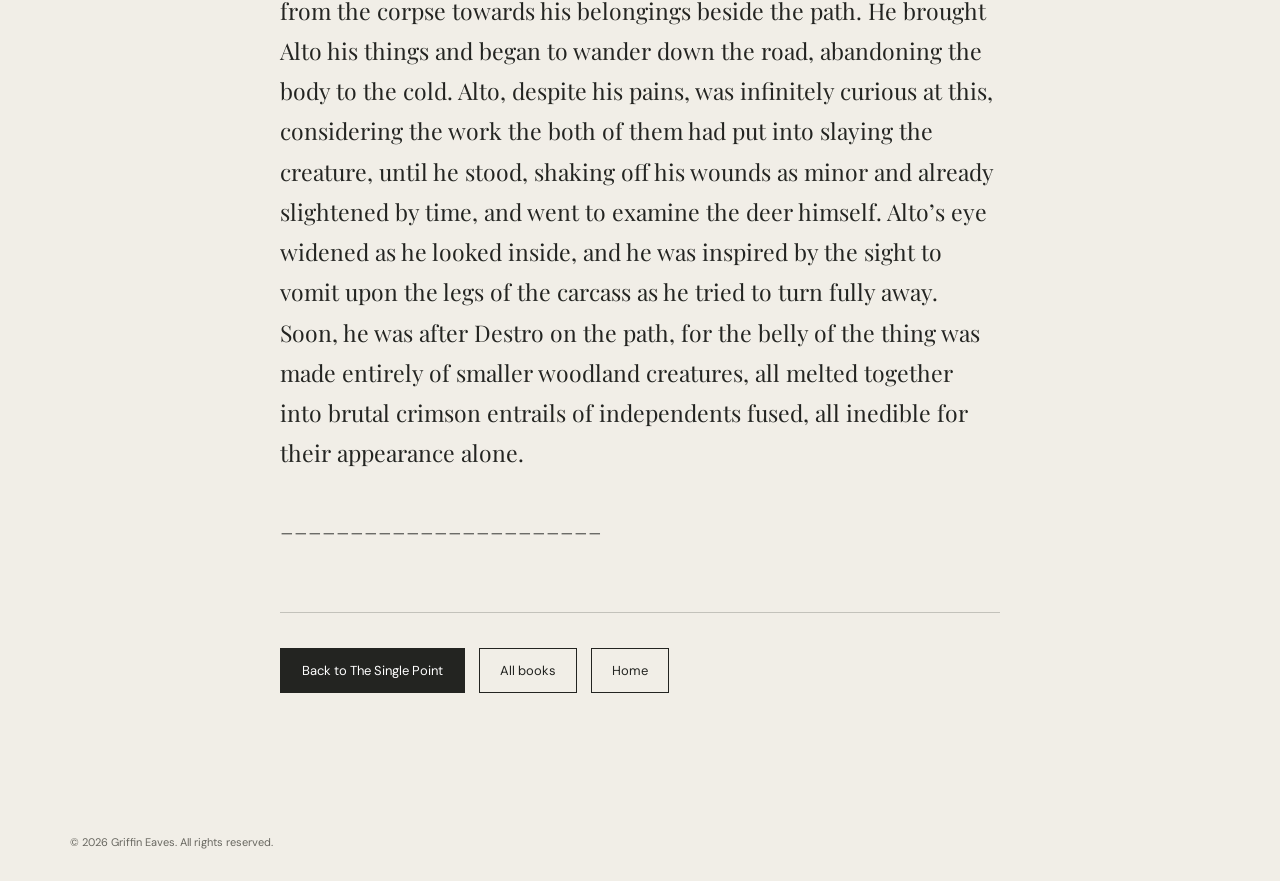
<file: chapters/single-point.html>
<!doctype html>
<html lang="en">
<head>
  <meta charset="UTF-8">
  <meta name="viewport" content="width=device-width, initial-scale=1.0">

  <title>Single Point — Griffin Eaves</title>

  <link rel="preconnect" href="https://fonts.googleapis.com">
  <link rel="preconnect" href="https://fonts.gstatic.com" crossorigin>
  <link href="https://fonts.googleapis.com/css2?family=DM+Mono:wght@400;500&family=DM+Sans:wght@400;500;600&family=Playfair+Display:ital,wght@0,500;0,600;0,700;1,500&display=swap" rel="stylesheet">

  <link rel="stylesheet" href="../styles.css">
</head>

<body>
  <header class="site-header">
    <a class="logo" href="../index.html">
      <span>GE</span>
      <i></i>
      <em>Griffin Eaves</em>
    </a>

    <nav>
      <a class="active" href="../books.html">Books</a>
      <a href="../about.html">About</a>
      <a href="../contact.html">Contact</a>
    </nav>
  </header>

  <main class="chapter-page">
    <a class="back-link" href="../books.html">← Back to all books</a>

    <article class="chapter-reading">
      <p class="eyebrow">SINGLE POINT</p>

      <h1>Chapter One</h1>

      <div class="chapter-text">
        <p>II.</p>

        <p>The wind chilled, but blew gently. It had gained but pitiful strength since the complete absence of gales at all nearer to the gate of Ordania, and it had taken a week’s travel to see it blow even that weakly. Destro could not be brought by chill or roaring storm to look another moment at the whitened trees, the endless road before him. A straighter labyrinth there never existed, for it felt to the pair at the dawn of the seventh day like there had been no inches crawled to their destination. It was unthinkable that the forest for all its cold could ever give way to what they knew as a temperate desert, upon which stood the fortress of their objective. Instead, Destro looked to his bag of supplies, and picked at the spoiling contents, lamenting only that he had not eaten it all and died on a good meal rather than starving piece by piece on rotting fruit and scraps of meat. Alto, as he had done each morning since his meeting with Seere a week past, stared out beyond the treeline and into the woods ever beside the trail, staring, searching intently for something. Destro paid little attention; he had long run dry of ways to insult his companion for something that even he considered only mildly idiotic. Yet, Destro could not bear to look at his remaining food, and he could not bear to look again at the blankness of space and earth around him, and he could not bear to look one more moment at the weakling staring off, he who would care for nothing but faith if his belly was empty. And it assuredly was. If there was another regret in Destro, it was that most of his companion’s chosen supplies were non-perishable, and he still rarely ate at them.
</p>
<p>“I want more,” Destro said. He stood, and took from his possessions his sword and a long strand of cord, which he set to work tying into a noose. Alto stood up. It would have taken far less to rouse him from his close attention to the deeper trees. “We’re going hunting.”
</p>
<p>“Hunting?” Alto relaxed, barely. “There is nothing here, everywhere we have seen.”
</p>
<p>“Oh no, Alto, packer of long-lasting supplies. Oh no.” </p>
<p>Destro’s intonation was ominous, but his posture was determined. </p>
<p>He beckoned Alto to follow him as he stepped off the path.
</p>
<p>“Destro! None wander from the path, and neither can we. Even you won’t suffer death for some imagined thing.”
</p>
<p>“Is that not sacrifice? What you describe? Someday you’ll put yourself to the spear for faith, inflated on imaginary courage and deflated for some ‘imagined thing.’” Destro mimicked Alto, not poorly, in those last words. “And besides, I saw a deer not a night before now.”
</p>
<p>“You sicken me.”</p>
<p>“What?” Destro was shocked, and set quickly to wondering if he had really deserved the insult, though he shortly arrived at the affirmative. His laughter was partly nervous, but well trained and, to an untrained eye, unhurt.
</p>
<p>“All you know is to lie, Destro. To me, to the pontiff, and to God. The road has been long, but I will not be your entertainment.” Alto sat back down and stared into the treeline opposite to Destro.
</p>
<p>“You need not worry about that, Alto. You would not fit that role for all your trying, you… blank, boring, nothing-man. Oh, how in greater company the road would be short, and the nights would be long and drunken. Haha!” Destro threw his hands into the air.
</p>
<p>“If you had the company of another you, you’d starve twice,” Alto said. There was no humour in his comment, nor was there compassion. Destro scoffed at this, and turned away to wander into the frozen woods. Only when he was nearly out of sight in between the thick trunks of the trees did Alto call out again. “Destro!” he cried. “Enough! That way is only death, and you will lose the road.” He received no response, and could no longer see his companion. “I can help you set a trap! If it could be here, on the path!” There was only quiet in the air; no footsteps of Destro’s could be heard, and no snide response. Alto took two lonely steps towards the edge of the path. Then, from behind one of the nearer trees to the road, a green-hooded head poked out slowly.
</p>
<p>“The sound of courage is a beautiful novelty, when only it comes from you my friend. And it seems fresher and newer each time, before it is scoured by fear. I will make use of the bolder you while he exists. You will leap upon the back of the beast while I strangle it with the noose,” Destro said, fully emerged from behind the tree now.
</p>
<p>“What sort of hunting is that?” Alto’s worry melted into annoyance.
</p>
<p>“When we are by my methods led to the smell of braising, the rush of victory, it shall be a sort you don’t regret, Alto the bolder.” Destro had gone to Alto’s supplies and nearly begun to look through them. Even before Alto called out to him, however, he hesitated.
</p>
<p>“Hey!” Alto wasn’t sure what to do, or what to ask. He had promised to help, but the method that Destro sought to employ seemed a fragile, incomplete notion. Destro left Alto’s things and searched his own, taking some of the better fruits and placing them upon the path. He swept the firewood away and placed the bedrolls and bags of supplies beside the path, and nearly out of sight. Destro swept some snow from his hands, and stood to admire that the path was empty, save for a pile of food in its center.</p>
<p>“There is a deer, Alto. I saw it not long ago. It pranced across the path while we slept. I did say that between the two of us I would be the watcher of things, did I not? Observation is an important skill at all times, so I will be the one to climb the tree, and you will be the one to wait for my signal. Boost me up,” Destro said. Alto begrudgingly helped Destro get a foothold on the tree most nearby to the path, and watched astounded as the man betrayed all his age and apparent frailty, clambering to the lowest branch and clinging to it with few problems. The noose cord he held tightly in his hand, as Alto sat against the side of the tree. “Not there! Hide where I point with my sword now, behind those two, between them. When the noose is tight, spring upon it! Haha! Even in failure we shall have some entertainment, and it will be you after all.”
</p>
<p>“How long will we wait?” Alto asked, sure of the plan’s failure, knowing now how Destro planned to proceed, and guessing that the man would gamble it all, if the deer ever came, on a throw of a noose from a very uncomfortable position in a tree, against whose frozen whiteness he stood out like a rotten green apple.</p>
<p>“How long is a string?”
“You’ve lost your mind.”
“As long as you cut it.”
</p>
<p>The two were silent, and waiting. Alto looked to the sky, lamenting the distance he might have made if only his companion had sense. The clouds mixed and swirled, grey against the gold of the sky. And it was gold, that vault of heaven ever hanging gently over desolate earth and frozen trees. It was gold every day, a crowning sky for an unworthy world. Alto rarely wondered anymore at the properties of other lands, beyond the mountainous borders of his home. Yet he hoped, were they better or worse, that they should have that same gilded sky above for him to see always, and after the reaching of distant lands. Destro looked at a pile of rotting fruit. His observations were limited to sight, alas, for a deer could not break the silent curse of the woods, only he. He hoped that the rustling of his companion was a threat unknown to creatures here, who might have learned to ignore such feelings as sound having never used them. Only, if creatures had learned to train their sight in absence of sound here, it would be best to hope the deer, incoming, could not look up at him, for he fidgeted on his uncomfortable perch, noose in hand. 
</p>
<p>An hour passed before Destro noticed something dark out of the corner of his eye, and feared that Alto had given up and moved. Yet, there was no humanity to its movements, and its graceful wandering soon registered as that innocent canter of a four-legged beast. A deer, clad in thick, black fur, with horns short and round, wandered from the white of the forest like an ink-spot dripping down an empty page. And what’s more, it soon stood right before the food on the path, and, cursed by silence, would emit no sound as it began to eat. Joy swelled in Destro, and met with the anxiety that he might miss, though he readied the rope anyways, and prepared to throw the opening around the creature’s neck like a lasso. Below, Alto studied the movements of his companion, who he could see had changed in temper drastically, now that the beast had emerged. Alto, knowing it may be his time to strike, began to stand up. Yet, his foot did slip from a rock, and click some broken splinter below him. Alto froze, and turned his head upwards, expecting to see that the deer had fled. Though, a turn more strange had occurred at his sound, and as his eye wandered towards the path, it met and locked intensely with the rectangular pupils of a staring, black deer. Neither moved, and atop the tree Destro thought only of the throw, and how to perfect it knowing the deer might, any moment, recognize the danger Alto posed with his hand already on his sword. Alto’s thoughts, however, were not on any danger he could bring on his own, but that which was already there, increasing in apparent intensity the longer he stared at the beast, and the thicker the coat of black hair grew, and the more widened and sideways its muzzle became, and the further rows of sharpened, gnarled teeth could be seen within its gaping red smile like rocks of pearl amidst a bloody maelstrom.
</p>
<p>Destro understood. If he had wondered at what adaptations the creatures of the wood may have undergone to protect themselves before, he wondered no longer, regretting only that he had not predicted such danger, in what might have once been easy prey. He threw the noose without thinking of the difficulty, and when it fell perfectly around the creature’s head, he made no considerations of victory, only preparations to pull hard and stay pulling. Contrary to any quiet curses, the beast screamed, and its cries ravaged that heaven-kept silence entirely. No wind or gale could permeate the air as such a scream did easily; it was not deer-like completely and indeed it held certain timbres of other forest creatures hidden within its sound. It clicked like a squirrel, and hooted like an owl, though each creature it mimicked or had once consumed emerged in sound like the manifestation of all their previous agony, fear and hatred. Destro heaved on the rope and as he did, the branch he lay upon, face down, sank as the beast pulled against him. Destro roared, and his commands were without fashion. To Alto they were the familiar barks of his commanders, and though he was afraid—dreadfully—he awoke from his paralysis at those orders, where he might have submitted to death without. As he leapt, sword in hand, his prior hesitation was his chagrin, and his action its own reward as he plunged his blade forth. Yet the beast, in all its thrashing, knocked the metal away with its head, and sent a forward kick into Alto’s chest, knocking him away.
</p>
<p>The beast raised upwards, hardly burdened by Destro’s death-grip upon the rope, stamping down freely upon Alto, who thrashed to avoid the heavy stomping of its hardened hooves. Alto caught many blows, whether glancing or full, and his pain soon ate at his will to reach for his sword. The maw of the creature was agonised and imbibed of strangled rage. Without Destro to pull the rope, its blows might have cracked the earth. Destro stood upon the branch now, raising himself up to his fullest height and pressing down on the branch with straightened legs as he held the end of the noose as high as he could. Still the creature raged, brought up on winning desperate fights for scarce survival. </p>
<p>Against such natural brutality, it was natural that men should fall. Fall. Destro had an idea, then. He leapt from the branch, opposite to the side the noose hung tightly, falling with the rope in his hands and betraying steadily applied force for a risky, yet instant snap of strength. He would not hit the earth; his descent was stopped instantly by the tautness of the rope, wrapped over the branch and affixed still to the raging creature’s neck. It was as a reverse hanging, where the pulling force was the fall of the executioner, not the executed. And the beast was pulled upwards to stand on its hind legs, its neck snapping hard and its cries yelping, pained. Yet it thrashed still, lived still, until Alto, who reached across the path to regain his sword, flung his arm across his body and sent sailing that sharpened blade into the creature’s neck, as though it were a spear. And the sword, splitting flesh and bone alike, as well severed the noose and freed the creature’s bleating body to fall and splatter on the ground. Destro, his rope tied to nothing, then fell a short distance onto his back. The two sat, inviting the welcome silence to resume its flowing through the cold woods.
</p>
<p>Eventually, Destro stood and retrieved a small knife from his pocket. Without ceremony, he wandered towards the corpse of the deer and set about skinning it, pausing momentarily to consider the protrusions in its belly. He gave a glance to Alto over his shoulder, who continued to gasp for air even minutes after the deed was done, clutching blunt injuries on his arms and legs. Destro turned away without a word, and sank his knife into the belly to investigate. It was then, after the blade was pulled across and the entrails were spilt, that Destro calmly placed his knife on the ground, and walked away from the corpse towards his belongings beside the path. He brought Alto his things and began to wander down the road, abandoning the body to the cold. Alto, despite his pains, was infinitely curious at this, considering the work the both of them had put into slaying the creature, until he stood, shaking off his wounds as minor and already slightened by time, and went to examine the deer himself. Alto’s eye widened as he looked inside, and he was inspired by the sight to vomit upon the legs of the carcass as he tried to turn fully away. Soon, he was after Destro on the path, for the belly of the thing was made entirely of smaller woodland creatures, all melted together into brutal crimson entrails of independents fused, all inedible for their appearance alone. 
</p>
<p>_______________________</p>
      </div>
    </article>

<nav class="chapter-actions" aria-label="Chapter navigation">
  <a class="button" href="../book.html?book=sea">
    Back to The Single Point
  </a>

  <a class="secondary-button" href="../books.html">
    All books
  </a>

  <a class="secondary-button" href="../index.html">
    Home
  </a>
</nav>
</main>

  <footer>
    <p>© 2026 Griffin Eaves. All rights reserved.</p>
  </footer>
</body>
</html>
</file>
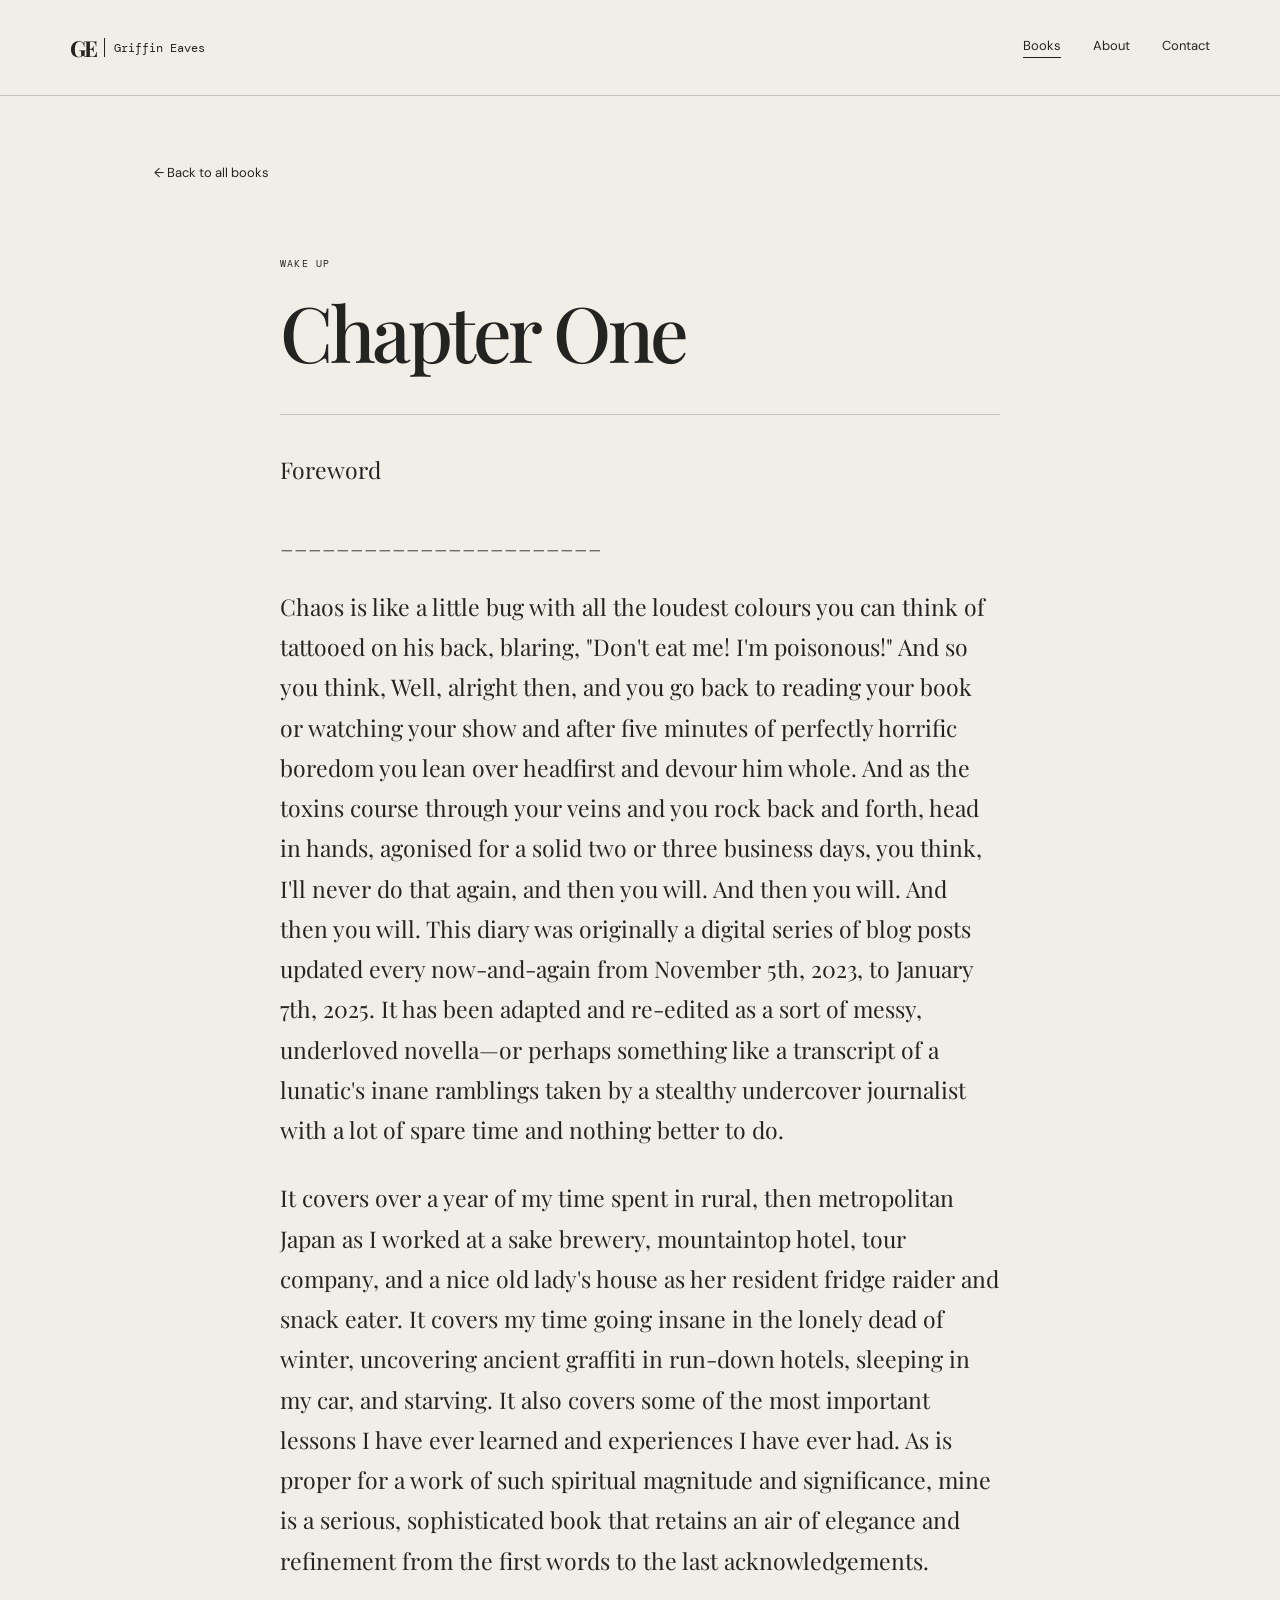
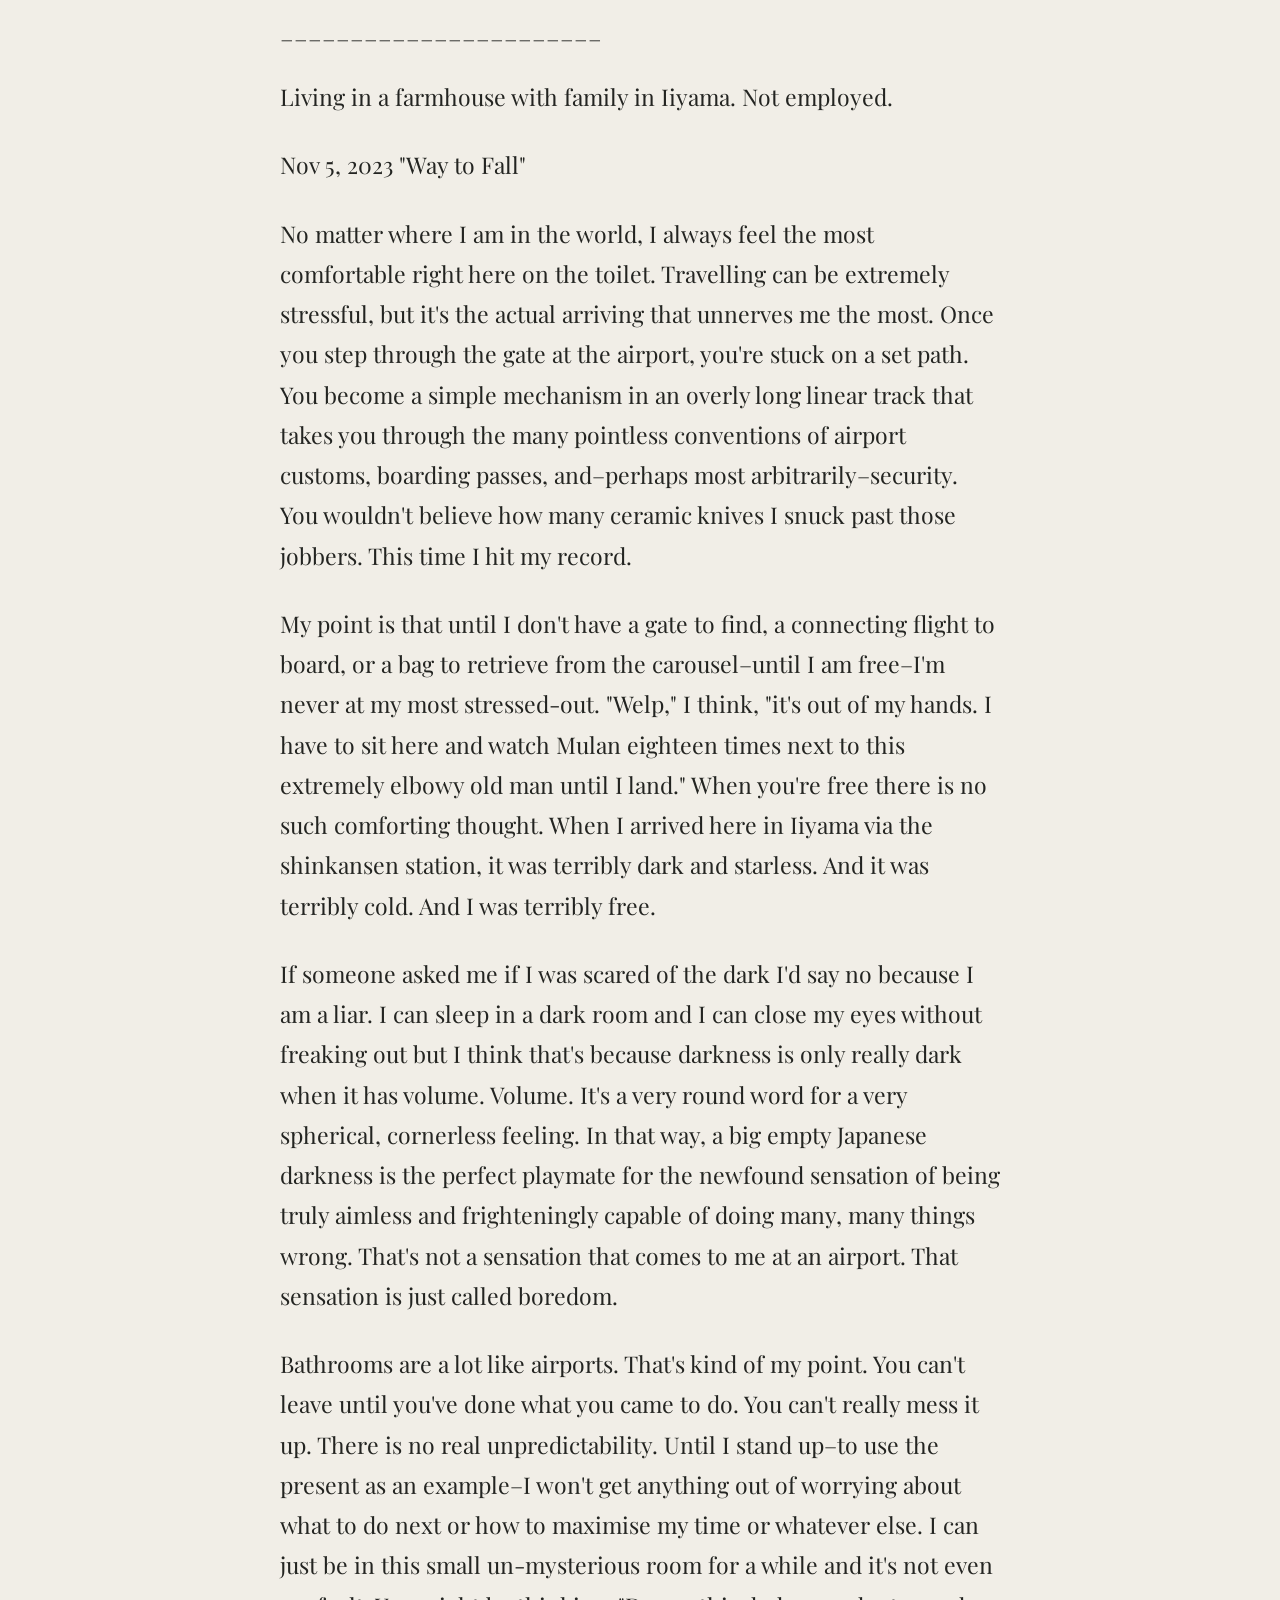
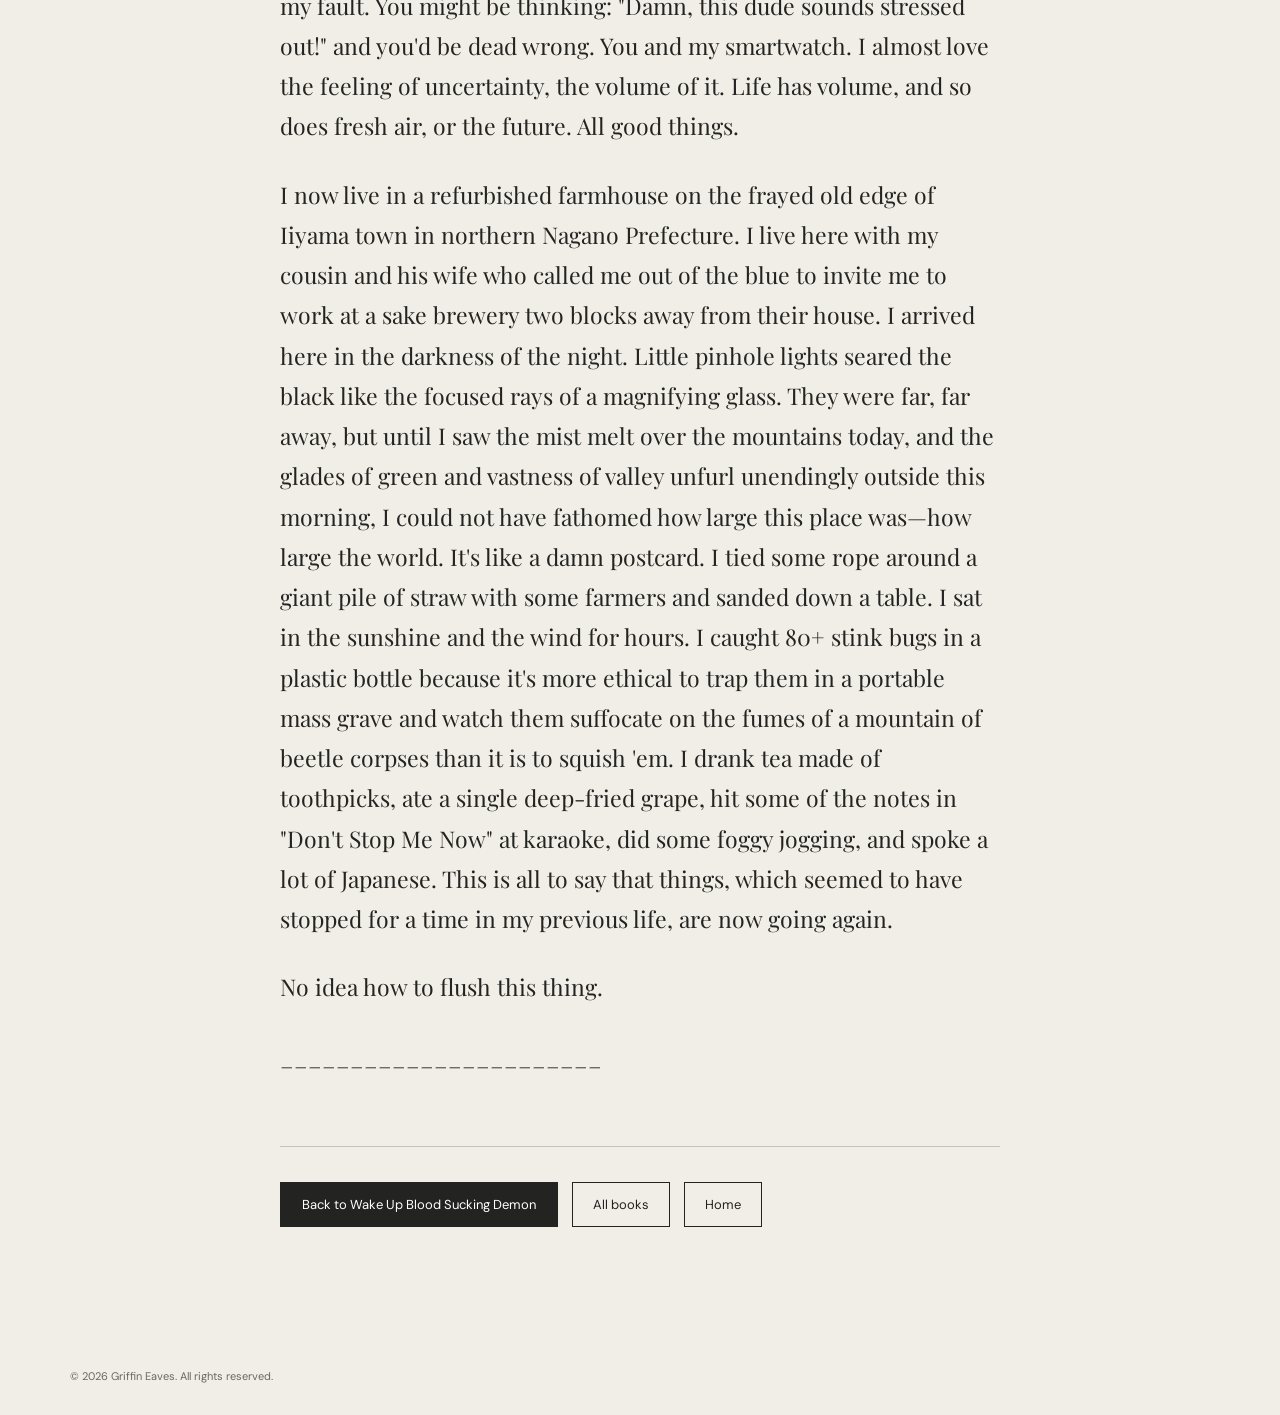
<file: chapters/wake-up.html>
<!doctype html>
<html lang="en">
<head>
  <meta charset="UTF-8">
  <meta name="viewport" content="width=device-width, initial-scale=1.0">

  <title>Wake Up Blood Sucking Demon— Griffin Eaves</title>

  <link rel="preconnect" href="https://fonts.googleapis.com">
  <link rel="preconnect" href="https://fonts.gstatic.com" crossorigin>
  <link href="https://fonts.googleapis.com/css2?family=DM+Mono:wght@400;500&family=DM+Sans:wght@400;500;600&family=Playfair+Display:ital,wght@0,500;0,600;0,700;1,500&display=swap" rel="stylesheet">

  <link rel="stylesheet" href="../styles.css">
</head>

<body>
  <header class="site-header">
    <a class="logo" href="../index.html">
      <span>GE</span>
      <i></i>
      <em>Griffin Eaves</em>
    </a>

    <nav>
      <a class="active" href="../books.html">Books</a>
      <a href="../about.html">About</a>
      <a href="../contact.html">Contact</a>
    </nav>
  </header>

  <main class="chapter-page">
    <a class="back-link" href="../books.html">← Back to all books</a>

    <article class="chapter-reading">
      <p class="eyebrow">WAKE UP</p>

      <h1>Chapter One</h1>

      <div class="chapter-text">
        <p>Foreword</p>
        <p>_______________________</p>
        <p>Chaos is like a little bug with all the loudest colours you can think of tattooed on his back, blaring, "Don't eat me! I'm poisonous!" And so you think, Well, alright then, and you go back to reading your book or watching your show and after five minutes of perfectly horrific boredom you lean over headfirst and devour him whole. And as the toxins course through your veins and you rock back and forth, head in hands, agonised for a solid two or three business days, you think, I'll never do that again, and then you will. And then you will. And then you will.
 This diary was originally a digital series of blog posts updated every now-and-again from November 5th, 2023, to January 7th, 2025. It has been adapted and re-edited as a sort of messy, underloved novella—or perhaps something like a transcript of a lunatic's inane ramblings taken by a stealthy undercover journalist with a lot of spare time and nothing better to do.</p>
<p>It covers over a year of my time spent in rural, then metropolitan Japan as I worked at a sake brewery, mountaintop hotel, tour company, and a nice old lady's house as her resident fridge raider and snack eater. It covers my time going insane in the lonely dead of winter, uncovering ancient graffiti in run-down hotels, sleeping in my car, and starving. It also covers some of the most important lessons I have ever learned and experiences I have ever had. As is proper for a work of such spiritual magnitude and significance, mine is a serious, sophisticated book that retains an air of elegance and refinement from the first words to the last acknowledgements.</p>
<p>_______________________</p>
<p>Living in a farmhouse with family in Iiyama. Not employed.</p>
<p>Nov 5, 2023 "Way to Fall"</p>
<p>No matter where I am in the world, I always feel the most comfortable right here on the toilet. Travelling can be extremely stressful, but it's the actual arriving that unnerves me the most. Once you step through the gate at the airport, you're stuck on a set path. You become a simple mechanism in an overly long linear track that takes you through the many pointless conventions of airport customs, boarding passes, and–perhaps most arbitrarily–security. You wouldn't believe how many ceramic knives I snuck past those jobbers. This time I hit my record.</p>
<p>My point is that until I don't have a gate to find, a connecting flight to board, or a bag to retrieve from the carousel–until I am free–I'm never at my most stressed-out. "Welp," I think, "it's out of my hands. I have to sit here and watch Mulan eighteen times next to this extremely elbowy old man until I land." When you're free there is no such comforting thought. When I arrived here in Iiyama via the shinkansen station, it was terribly dark and starless. And it was terribly cold. And I was terribly free.</p>
<p>If someone asked me if I was scared of the dark I'd say no because I am a liar. I can sleep in a dark room and I can close my eyes without freaking out but I think that's because darkness is only really dark when it has volume. Volume. It's a very round word for a very spherical, cornerless feeling. In that way, a big empty Japanese darkness is the perfect playmate for the newfound sensation of being truly aimless and frighteningly capable of doing many, many things wrong. That's not a sensation that comes to me at an airport. That sensation is just called boredom.</p>
<p>Bathrooms are a lot like airports. That's kind of my point. You can't leave until you've done what you came to do. You can't really mess it up. There is no real unpredictability. Until I stand up–to use the present as an example–I won't get anything out of worrying about what to do next or how to maximise my time or whatever else. I can just be in this small un-mysterious room for a while and it's not even my fault. You might be thinking: "Damn, this dude sounds stressed out!" and you'd be dead wrong. You and my smartwatch. I almost love the feeling of uncertainty, the volume of it. Life has volume, and so does fresh air, or the future. All good things.</p>
<p>I now live in a refurbished farmhouse on the frayed old edge of Iiyama town in northern Nagano Prefecture. I live here with my cousin and his wife who called me out of the blue to invite me to work at a sake brewery two blocks away from their house. I arrived here in the darkness of the night. Little pinhole lights seared the black like the focused rays of a magnifying glass. They were far, far away, but until I saw the mist melt over the mountains today, and the glades of green and vastness of valley unfurl unendingly outside this morning, I could not have fathomed how large this place was—how large the world. It's like a damn postcard. I tied some rope around a giant pile of straw with some farmers and sanded down a table. I sat in the sunshine and the wind for hours. I caught 80+ stink bugs in a plastic bottle because it's more ethical to trap them in a portable mass grave and watch them suffocate on the fumes of a mountain of beetle corpses than it is to squish 'em. I drank tea made of toothpicks, ate a single deep-fried grape, hit some of the notes in "Don't Stop Me Now" at karaoke, did some foggy jogging, and spoke a lot of Japanese. This is all to say that things, which seemed to have stopped for a time in my previous life, are now going again.</p>
<p>No idea how to flush this thing.</p>
<p>_______________________</p>
      </div>
    </article>

<nav class="chapter-actions" aria-label="Chapter navigation">
  <a class="button" href="../book.html?book=light">
    Back to Wake Up Blood Sucking Demon
  </a>

  <a class="secondary-button" href="../books.html">
    All books
  </a>

  <a class="secondary-button" href="../index.html">
    Home
  </a>
</nav>
</main>

  <footer>
    <p>© 2026 Griffin Eaves. All rights reserved.</p>
  </footer>
</body>
</html>
</file>
<file: styles.css>
:root {
  --ink: #232421;
  --paper: #f1eee7;
  --moss: #4f5c48;
  --terracotta: #a65339;
  --line: rgba(35, 36, 33, 0.22);
}

* {
  box-sizing: border-box;
}

html {
  scroll-behavior: smooth;
}

body {
  margin: 0;
  color: var(--ink);
  background: var(--paper);
  font-family: "DM Sans", sans-serif;
}

.site-header {
  height: 96px;
  padding: 0 5.5vw;
  display: flex;
  align-items: center;
  justify-content: space-between;
  border-bottom: 1px solid var(--line);
}

.logo {
  color: var(--ink);
  display: flex;
  align-items: center;
  gap: 9px;
  text-decoration: none;
  font-family: "DM Mono", monospace;
  font-size: 12px;
}

.logo span {
  font-family: "Playfair Display", serif;
  font-weight: 700;
  font-size: 22px;
  letter-spacing: -0.12em;
}

.logo i {
  width: 1px;
  height: 19px;
  background: var(--ink);
}

.logo em {
  font-style: normal;
}

nav {
  display: flex;
  gap: 32px;
}

nav a {
  color: var(--ink);
  font-size: 13px;
  text-decoration: none;
}

nav a.active {
  padding-bottom: 3px;
  border-bottom: 1px solid var(--ink);
}

.hero {
  min-height: 670px;
  padding: 86px 10vw 80px 12vw;
  display: grid;
  grid-template-columns: 1.3fr 0.84fr;
  gap: 7vw;
}

.eyebrow {
  margin: 0 0 24px;
  font-family: "DM Mono", monospace;
  font-size: 10px;
  letter-spacing: 0.12em;
}

h1,
h2 {
  margin: 0;
  font-family: "Playfair Display", serif;
  font-weight: 500;
  line-height: 0.98;
  letter-spacing: -0.045em;
}

.hero h1,
.page-heading h1,
.contact h1 {
  font-size: clamp(50px, 6vw, 88px);
}

.intro,
.page-heading > p,
.book-description,
.contact > p {
  max-width: 420px;
  line-height: 1.7;
}

.hero-image {
  height: 426px;
  background: center / cover url("images/Griffin1.jpeg");
  filter: grayscale(100%);
}

.image-caption {
  font: 10px "DM Mono", monospace;
  letter-spacing: 0.08em;
}

.text-link {
  display: inline-flex;
  align-items: center;
  gap: 14px;
  padding-bottom: 7px;
  color: var(--ink);
  border-bottom: 1px solid currentColor;
  text-decoration: none;
  font-size: 13px;
  font-weight: 600;
}

.button {
  display: inline-block;
  padding: 14px 22px;
  color: #fff;
  background: var(--ink);
  text-decoration: none;
  font-size: 13px;
}

.home-books {
  padding: 105px 12vw;
  color: #f5f0e7;
  background: var(--moss);
}

.home-books h2 {
  margin-bottom: 25px;
  font-size: clamp(42px, 5vw, 68px);
}

.home-books p:not(.eyebrow) {
  max-width: 450px;
  line-height: 1.7;
  margin-bottom: 30px;
}

.home-books .button {
  color: var(--ink);
  background: #f5f0e7;
}

.page {
  padding: 85px 10vw 110px;
}

.page-heading {
  max-width: 700px;
  margin-bottom: 70px;
}

.page-heading h1 {
  margin-bottom: 30px;
}

.book-grid {
  display: grid;
  grid-template-columns: repeat(2, 1fr);
  gap: 55px 30px;
}

.cover {
  height: 390px;
  padding: 28px;
  display: grid;
  place-items: center;
  color: #20231f;
}

.cover > div {
  width: 100%;
  height: 100%;
  padding: 28px 10px;
  border: 1px solid currentColor;
  display: flex;
  flex-direction: column;
  align-items: center;
  justify-content: space-between;
}

.cover small,
.cover span {
  font-family: "DM Mono", monospace;
  font-size: 10px;
  letter-spacing: 0.1em;
}

.cover b {
  font-family: "Playfair Display", serif;
  font-size: 42px;
  font-weight: 500;
  line-height: 1;
  text-align: center;
}

.cover-one {
  background: center / cover url("images/cover_1.png");
}

.cover-two {
  background: center / cover url("images/cover_2.png");
}

.cover-three {
  background: center / cover url("images/cover_3.png");
}

.cover-four {
  background: center / cover url("images/cover_4.png");
}

.book-meta {
  padding-top: 17px;
  display: flex;
  justify-content: space-between;
  align-items: center;
}

.book-meta p {
  margin: 0 0 6px;
  font-size: 12px;
  letter-spacing: 0.04em;
}

.book-meta small {
  font-family: "DM Mono", monospace;
  font-size: 11px;
}

.book-meta a {
  color: var(--ink);
  text-decoration: none;
  font-size: 12px;
  border-bottom: 1px solid var(--ink);
  padding-bottom: 4px;
}

.book-page {
  padding: 65px 12vw 110px;
}

.back-link {
  color: var(--ink);
  text-decoration: none;
  font-size: 13px;
}

.book-detail {
  margin: 55px 0 120px;
  display: grid;
  grid-template-columns: minmax(260px, 420px) 1fr;
  gap: 9vw;
  align-items: center;
}

.book-detail h1 {
  font-size: clamp(48px, 6vw, 82px);
}

.book-year {
  font-family: "DM Mono", monospace;
  font-size: 11px;
}

.excerpt {
  max-width: 730px;
  padding-top: 70px;
  border-top: 1px solid var(--line);
}

.excerpt h2 {
  margin-bottom: 35px;
  font-size: clamp(38px, 4vw, 58px);
}

.excerpt p {
  max-width: 650px;
  font-family: "Playfair Display", serif;
  font-size: 21px;
  line-height: 1.7;
}

.about {
  min-height: 650px;
  display: grid;
  grid-template-columns: 1fr 1fr;
}

.about-photo {
  min-height: 650px;
  background: center / cover url("images/Griffin2.jpeg");
  filter: grayscale(100%);
}

.about-copy {
  padding: 105px 14%;
  display: flex;
  flex-direction: column;
  justify-content: center;
}

.about-copy h1 {
  font-size: clamp(38px, 4vw, 58px);
}

.about-copy p {
  line-height: 1.7;
}

.contact {
  min-height: 680px;
  padding: 108px 12vw;
  display: grid;
  grid-template-columns: 1fr minmax(260px, 380px);
  gap: 70px;
  align-items: center;
  color: #fff5e8;
  background: var(--terracotta);
}

.contact h1 {
  font-size: clamp(55px, 7vw, 96px);
}

.contact-content > p:not(.eyebrow) {
  max-width: 370px;
  line-height: 1.6;
  margin: 30px 0;
}

.contact-photo {
  min-height: 450px;
  background: center / cover url("images/Griffin3.jpeg");
}

.contact-email {
  display: inline-block;
  padding-bottom: 8px;
  color: inherit;
  border-bottom: 1px solid currentColor;
  text-decoration: none;
  font-size: 18px;
}

.contact-email span {
  margin-left: 22px;
}

footer {
  padding: 32px 5.5vw;
  display: flex;
  align-items: center;
  justify-content: space-between;
  font-size: 11px;
}

footer p {
  margin: 0;
  color: #686760;
}

footer div {
  display: flex;
  gap: 20px;
}

footer a {
  color: var(--ink);
  text-decoration: none;
}

/* Páginas individuales de capítulos */

.chapter-page {
  padding: 65px 12vw 110px;
}

.chapter-reading {
  max-width: 720px;
  margin: 75px auto 0;
}

.chapter-reading h1 {
  margin-bottom: 45px;
  font-size: clamp(48px, 6vw, 78px);
}

.chapter-text {
  padding-top: 35px;
  border-top: 1px solid var(--line);
}

.chapter-text p {
  margin: 0 0 28px;
  font-family: "Playfair Display", serif;
  font-size: clamp(19px, 2vw, 23px);
  line-height: 1.75;
}

/* Sección final de la ficha del libro */

.request-book {
  max-width: 730px;
  margin: 0 auto;
  padding-top: 65px;
  border-top: 1px solid var(--line);
}

/* Diseño para móvil */


@media (max-width: 700px) {
  .site-header {
    height: 75px;
    padding: 0 7vw;
  }

  nav {
    gap: 16px;
  }

  nav a {
    font-size: 11px;
  }

  .logo em {
    display: none;
  }

  .hero,
  .about,
  .book-detail {
    display: block;
  }

  .hero {
    padding: 60px 7vw 75px;
  }

  .hero-image-wrap {
    margin-top: 48px;
  }

  .hero-image {
    height: 380px;
  }

  .page,
  .book-page {
    padding: 65px 7vw;
  }

  .book-grid {
    grid-template-columns: 1fr;
  }

  .cover {
    height: 420px;
  }

  .book-detail {
    margin: 40px 0 80px;
  }

  .book-detail .cover {
    margin-bottom: 40px;
  }

  .about-photo {
    min-height: 450px;
  }

  .about-copy {
    padding: 75px 7vw;
  }

  .contact {
    min-height: auto;
    padding: 75px 7vw;
  }

  footer {
    padding: 28px 7vw;
  }

  footer .logo,
  footer div {
    display: none;
  }
  .contact {
  grid-template-columns: 1fr;
  gap: 45px;
}

.contact-photo {
  min-height: 360px;
}

 .chapter-page {
    padding: 65px 7vw;
  }

  .chapter-reading {
    margin-top: 50px;
  }

  .chapter-text p {
    font-size: 19px;
  }
}

.chapter-actions {
  max-width: 720px;
  margin: 70px auto 0;
  padding-top: 35px;
  border-top: 1px solid var(--line);
  display: flex;
  flex-wrap: wrap;
  gap: 14px;
}

.secondary-button {
  display: inline-block;
  padding: 13px 20px;
  color: var(--ink);
  border: 1px solid var(--ink);
  text-decoration: none;
  font-size: 13px;
}
</file>
